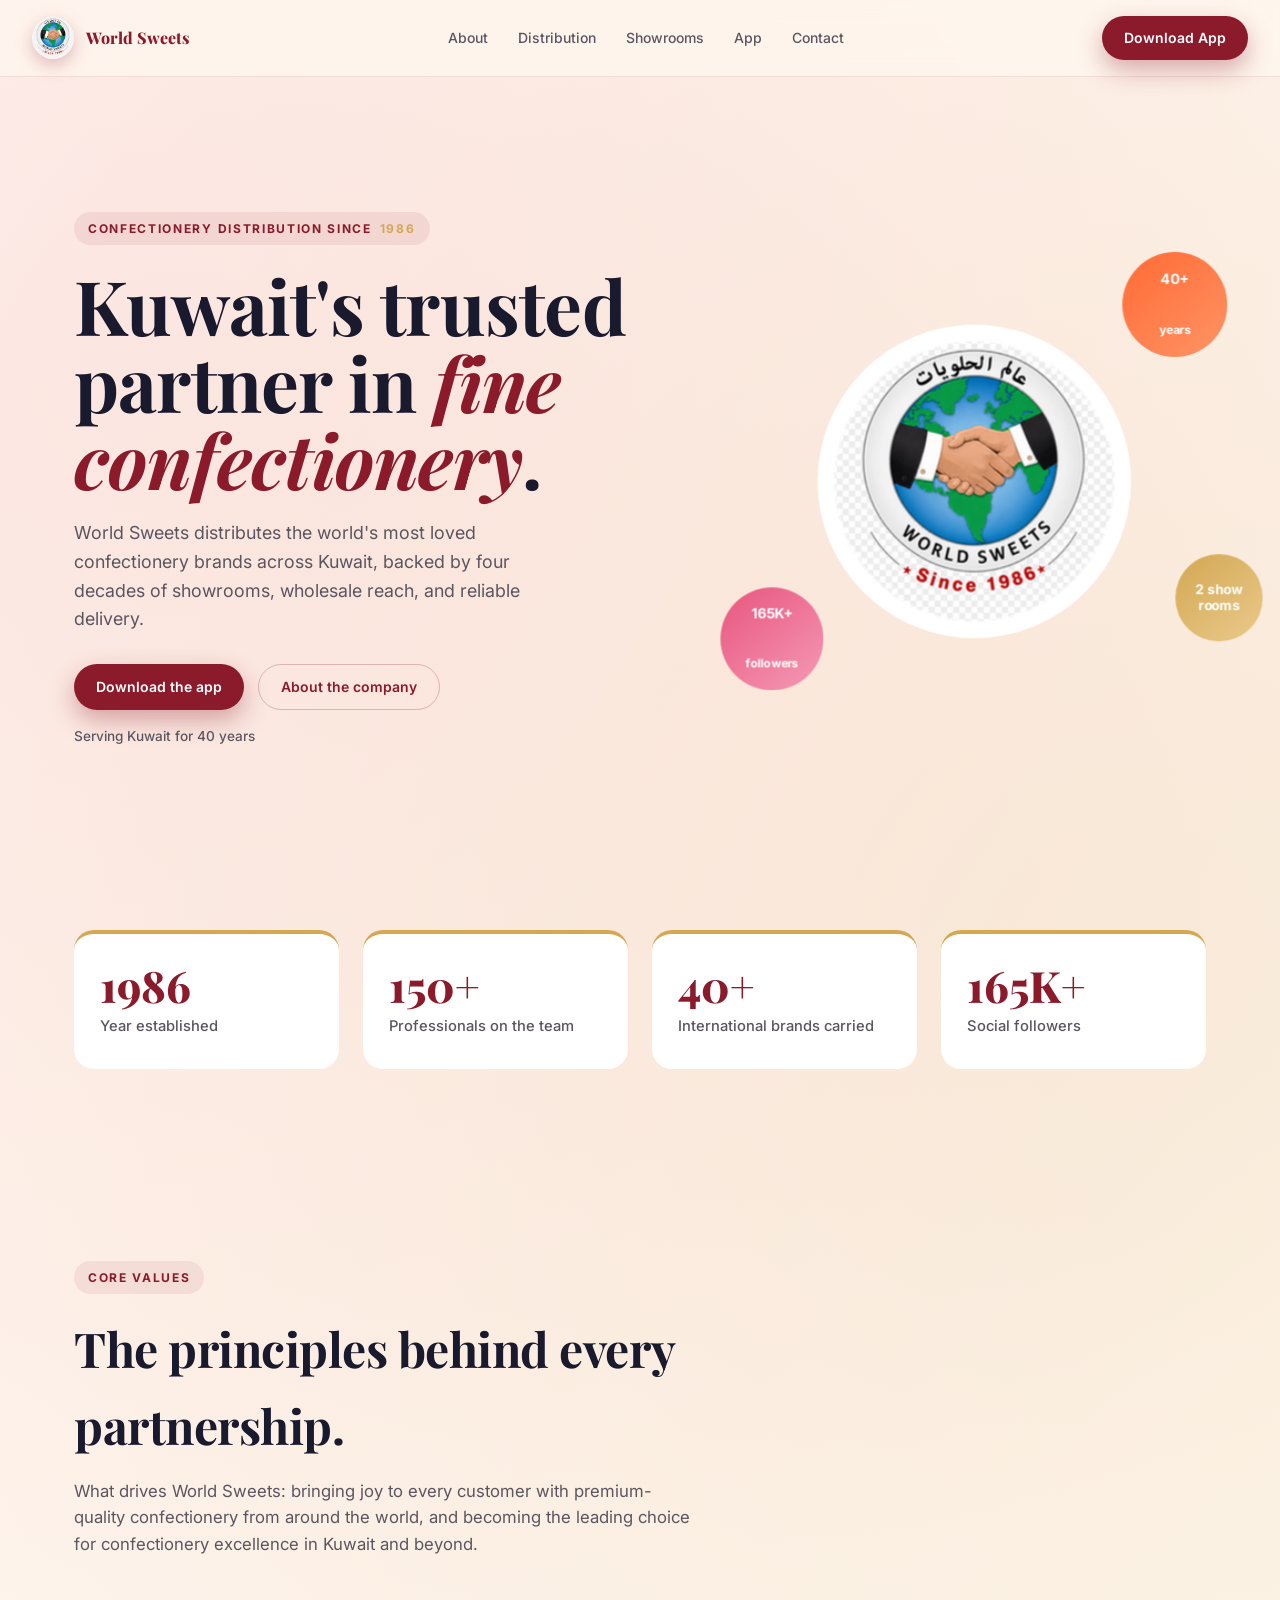
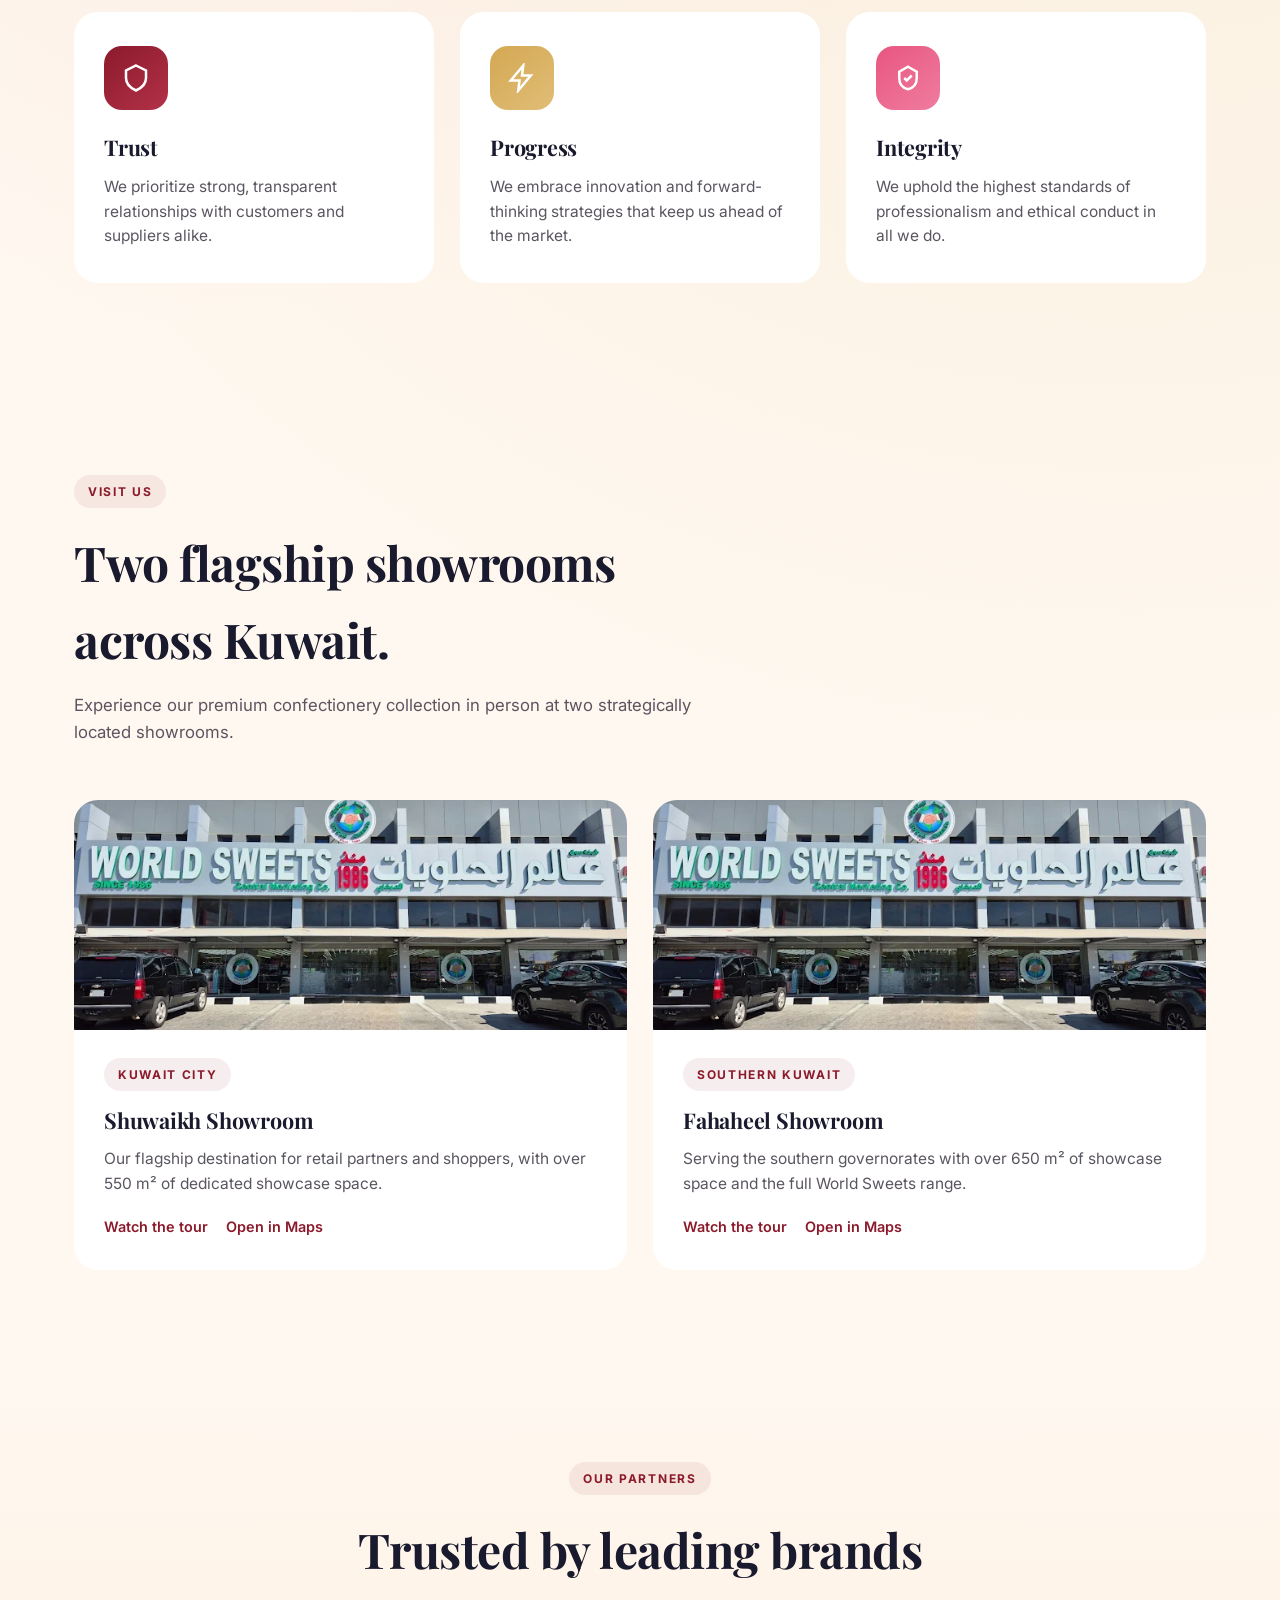
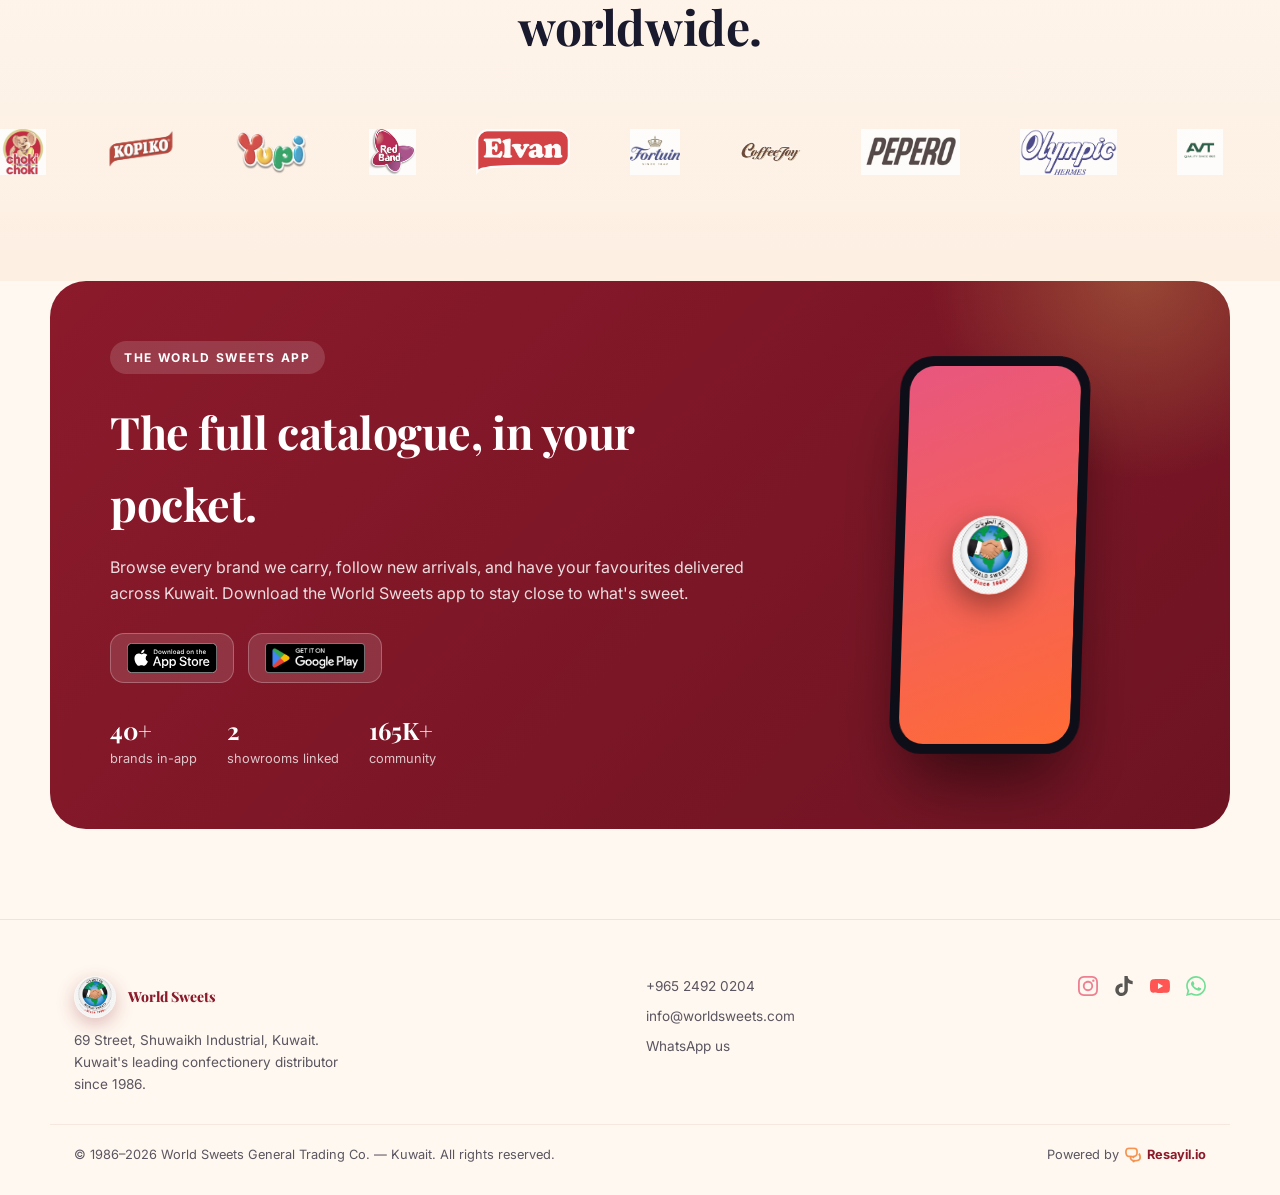
<file: index.html>
<!DOCTYPE html>
<html lang="en">
<head>
<meta charset="UTF-8">
<meta name="viewport" content="width=device-width, initial-scale=1.0">
<title>World Sweets Kuwait — Confectionery Distributor Since 1986</title>
<meta name="description" content="World Sweets is Kuwait's leading confectionery distributor since 1986. 150+ professionals, two flagship showrooms, and the World Sweets app for delivery across Kuwait.">
<link rel="canonical" href="https://www.worldsweets.com/">
<meta name="theme-color" content="#1A1A2E">
<!-- Open Graph -->
<meta property="og:type" content="website">
<meta property="og:site_name" content="World Sweets Kuwait">
<meta property="og:title" content="World Sweets Kuwait — Confectionery Distributor Since 1986">
<meta property="og:description" content="Kuwait's leading confectionery distributor since 1986. Two flagship showrooms, premium global brands, and the World Sweets app for delivery across Kuwait.">
<meta property="og:url" content="https://www.worldsweets.com/">
<meta property="og:image" content="https://www.worldsweets.com/images/showrooms/shop-exterior.webp">
<meta property="og:locale" content="en_KW">
<meta name="twitter:card" content="summary_large_image">
<meta name="twitter:title" content="World Sweets Kuwait — Confectionery Distributor Since 1986">
<meta name="twitter:description" content="Kuwait's leading confectionery distributor since 1986. Two flagship showrooms and the World Sweets app.">
<meta name="twitter:image" content="https://www.worldsweets.com/images/showrooms/shop-exterior.webp">
<link rel="icon" type="image/png" sizes="32x32" href="images/icons/favicon-32.png">
<link rel="icon" type="image/png" sizes="16x16" href="images/icons/favicon-16.png">
<link rel="apple-touch-icon" sizes="180x180" href="images/icons/favicon-180.png">
<link rel="preconnect" href="https://fonts.googleapis.com">
<link rel="preconnect" href="https://fonts.gstatic.com" crossorigin>
<link href="https://fonts.googleapis.com/css2?family=Playfair+Display:wght@600;700;800&family=Inter:wght@400;500;600;700&display=swap" rel="stylesheet">
<script type="application/ld+json">
{
  "@context": "https://schema.org",
  "@type": "Organization",
  "name": "World Sweets",
  "legalName": "World Sweets General Trading Co.",
  "url": "https://www.worldsweets.com/",
  "logo": "https://www.worldsweets.com/images/icons/logo.png",
  "foundingDate": "1986",
  "description": "Kuwait's leading confectionery distributor since 1986, serving all market segments with a team of over 150 professionals and two flagship showrooms.",
  "email": "info@worldsweets.com",
  "telephone": "+965 2492 0204",
  "address": {
    "@type": "PostalAddress",
    "streetAddress": "69 Street, Shuwaikh Industrial",
    "addressLocality": "Shuwaikh",
    "addressCountry": "KW"
  },
  "sameAs": [
    "https://www.instagram.com/worldsweetskuwait",
    "https://www.tiktok.com/@worldsweets",
    "https://youtube.com/@worldsweets1986"
  ]
}
</script>
<style>
  :root{
    --cream:#FFF8F0; --cream-2:#FDEFE2;
    --burgundy:#8B1A2B; --burgundy-d:#6E1322;
    --gold:#D4A853; --pink:#E8567F; --coral:#FF6B35;
    --ink:#1A1A2E; --muted:#5b5560;
    --shadow:30 26 22;
  }
  *{margin:0;padding:0;box-sizing:border-box}
  html{scroll-behavior:smooth}
  body{
    font-family:'Inter',sans-serif;background:var(--cream);color:var(--ink);
    overflow-x:hidden;line-height:1.6;
    background-image:
      radial-gradient(circle at 12% 8%, rgba(232,86,127,.10), transparent 38%),
      radial-gradient(circle at 88% 22%, rgba(212,168,83,.14), transparent 40%);
  }
  h1,h2,h3{font-family:'Playfair Display',serif;letter-spacing:-.01em}
  .wrap{max-width:1180px;margin-inline:auto;padding-inline:24px}
  a{color:inherit;text-decoration:none}

  /* NAV */
  nav{position:fixed;inset-block-start:0;inset-inline:0;z-index:50;
    display:flex;align-items:center;justify-content:space-between;
    padding:16px 32px;backdrop-filter:blur(12px);
    background:rgba(255,248,240,.7);border-bottom:1px solid rgba(139,26,43,.10);}
  .brand{display:flex;align-items:center;gap:12px;font-family:'Playfair Display';font-weight:800;color:var(--burgundy)}
  .brand img{width:42px;height:42px;border-radius:50%;box-shadow:0 6px 18px rgba(139,26,43,.28)}
  .navlinks{display:flex;gap:30px;font-size:14px;font-weight:500;color:var(--muted)}
  .navlinks a:hover{color:var(--burgundy)}
  .btn{display:inline-flex;align-items:center;gap:8px;font-weight:600;font-size:14px;
    padding:11px 22px;border-radius:999px;transition:transform .25s cubic-bezier(.2,.8,.2,1),box-shadow .25s;}
  .btn-primary{background:var(--burgundy);color:#fff;box-shadow:0 10px 24px rgba(139,26,43,.35)}
  .btn-primary:hover{transform:translateY(-2px) scale(1.02);box-shadow:0 16px 32px rgba(139,26,43,.45)}
  .btn-primary:active{transform:translateY(1px) scale(.98)}
  @media(max-width:760px){.navlinks{display:none}}

  /* HERO with 3D parallax stage */
  .hero{position:relative;min-height:100dvh;display:grid;place-items:center;
    perspective:1400px;padding:120px 0 60px;}
  .stage{position:relative;transform-style:preserve-3d;width:100%;display:grid;
    grid-template-columns:1.1fr .9fr;gap:40px;align-items:center}
  @media(max-width:880px){.stage{grid-template-columns:1fr;text-align:center}}
  .eyebrow{display:inline-flex;align-items:center;gap:8px;font-size:12px;font-weight:700;
    letter-spacing:.14em;text-transform:uppercase;color:var(--burgundy);
    background:rgba(139,26,43,.08);padding:7px 14px;border-radius:999px;margin-bottom:22px}
  .eyebrow b{color:var(--gold)}
  .hero h1{font-size:clamp(2.6rem,6vw,4.7rem);line-height:1.02;color:var(--ink)}
  .hero h1 em{font-style:italic;color:var(--burgundy)}
  .hero p{margin:22px 0 30px;color:var(--muted);font-size:1.12rem;max-width:46ch}
  @media(max-width:880px){.hero p{margin-inline:auto}}
  .cta-row{display:flex;gap:14px;flex-wrap:wrap}
  @media(max-width:880px){.cta-row{justify-content:center}}
  .btn-ghost{border:1.5px solid rgba(139,26,43,.25);color:var(--burgundy)}
  .btn-ghost:hover{background:rgba(139,26,43,.06);transform:translateY(-2px)}
  .since{display:block;margin-top:16px;font-size:.85rem;font-weight:500;color:var(--muted)}

  /* floating 3D badge scene */
  .scene{position:relative;height:440px;transform-style:preserve-3d}
  .float{position:absolute;border-radius:50%;display:grid;place-items:center;
    box-shadow:0 30px 60px -18px rgba(var(--shadow),.45);will-change:transform}
  .badge-main{inset-block-start:50%;inset-inline-start:50%;width:300px;height:300px;
    margin:-150px 0 0 -150px;background:#fff;padding:14px;
    transform:translateZ(60px);animation:bob 7s ease-in-out infinite}
  .badge-main img{width:100%;height:100%;border-radius:50%;object-fit:cover}
  .chip{width:96px;height:96px;font-size:13px;font-weight:700;color:#fff;text-align:center;line-height:1.15}
  .c1{background:linear-gradient(140deg,var(--coral),#ff9466);inset-block-start:2%;inset-inline-end:6%;transform:translateZ(120px);animation:bob 5s ease-in-out infinite}
  .c2{background:linear-gradient(140deg,var(--pink),#f59ab6);inset-block-end:6%;inset-inline-start:0;transform:translateZ(95px);animation:bob 6.4s ease-in-out infinite .6s}
  .c3{background:linear-gradient(140deg,var(--gold),#eaca8c);width:78px;height:78px;font-size:12px;inset-block-end:18%;inset-inline-end:2%;transform:translateZ(150px);animation:bob 5.8s ease-in-out infinite 1s}
  @keyframes bob{0%,100%{translate:0 0}50%{translate:0 -16px}}

  /* STATS extruded blocks */
  .stats{display:grid;grid-template-columns:repeat(auto-fit,minmax(200px,1fr));gap:24px;
    margin-top:30px;perspective:1000px}
  .stat{background:#fff;border-radius:20px;padding:30px 26px;
    box-shadow:0 1px 0 rgba(139,26,43,.05),0 22px 40px -24px rgba(var(--shadow),.5);
    transform-style:preserve-3d;transition:transform .35s cubic-bezier(.2,.8,.2,1),box-shadow .35s;
    border-block-start:4px solid var(--gold)}
  .stat:hover{transform:translateY(-6px) rotateX(7deg);box-shadow:0 36px 60px -28px rgba(var(--shadow),.6)}
  .stat .n{font-family:'Playfair Display';font-weight:800;font-size:2.7rem;color:var(--burgundy);line-height:1}
  .stat .l{color:var(--muted);font-size:.92rem;margin-top:8px;font-weight:500}

  section{padding:96px 0}
  .sec-head{max-width:620px;margin-bottom:54px}
  .sec-head.center{margin-inline:auto;text-align:center}
  .sec-head .eyebrow{margin-bottom:16px}
  .sec-head h2{font-size:clamp(2rem,4vw,3rem);color:var(--ink)}
  .sec-head p{color:var(--muted);margin-top:14px;font-size:1.05rem}

  /* PILLAR tilt cards */
  .pillars{display:grid;grid-template-columns:repeat(auto-fit,minmax(280px,1fr));gap:26px;perspective:1200px}
  .card{position:relative;background:#fff;border-radius:24px;padding:34px 30px;
    transform-style:preserve-3d;transition:transform .2s ease,box-shadow .3s;
    box-shadow:0 24px 50px -30px rgba(var(--shadow),.55);overflow:hidden}
  .card::before{content:"";position:absolute;inset:0;background:linear-gradient(150deg,rgba(212,168,83,.10),transparent 55%);opacity:0;transition:opacity .3s}
  .card:hover::before{opacity:1}
  .ico{width:64px;height:64px;border-radius:18px;display:grid;place-items:center;margin-bottom:20px;
    transform:translateZ(40px);box-shadow:0 12px 24px -8px rgba(var(--shadow),.4)}
  .ico svg{width:30px;height:30px;stroke:#fff;stroke-width:2;fill:none}
  .card h3{font-size:1.35rem;margin-bottom:10px;transform:translateZ(28px)}
  .card p{color:var(--muted);font-size:.97rem;transform:translateZ(18px)}

  /* SHOWROOMS tilt cards (photo + text) */
  .rooms{display:grid;grid-template-columns:repeat(auto-fit,minmax(320px,1fr));gap:26px;perspective:1200px}
  .room-card{position:relative;background:#fff;border-radius:24px;overflow:hidden;
    transform-style:preserve-3d;transition:transform .2s ease,box-shadow .3s;
    box-shadow:0 24px 50px -30px rgba(var(--shadow),.55)}
  .room-card img{width:100%;height:230px;object-fit:cover;display:block}
  .room-meta{padding:28px 30px 32px;transform:translateZ(20px)}
  .room-meta .eyebrow{margin-bottom:12px}
  .room-meta h3{font-size:1.35rem;margin-bottom:10px}
  .room-meta p{color:var(--muted);font-size:.97rem}
  .room-links{display:flex;gap:18px;margin-top:18px;font-weight:600;font-size:.9rem}
  .room-links a{color:var(--burgundy)}
  .room-links a:hover{text-decoration:underline}

  /* BRANDS marquee */
  .brands{background:linear-gradient(180deg,var(--cream),var(--cream-2));overflow:hidden}
  .marquee{display:flex;gap:60px;animation:scroll 32s linear infinite;width:max-content;align-items:center;padding:10px 0}
  .marquee img{height:46px;width:auto;object-fit:contain;filter:grayscale(.2);opacity:.85;transition:.3s}
  .marquee img:hover{filter:none;opacity:1;transform:scale(1.08)}
  @keyframes scroll{to{transform:translateX(-50%)}}

  /* APP CTA 3D phone */
  .appcta{background:linear-gradient(135deg,var(--burgundy),var(--burgundy-d));color:#fff;border-radius:36px;
    margin:0 24px 90px;max-width:1180px;margin-inline:auto;padding:60px;position:relative;overflow:hidden;perspective:1000px}
  .appcta::after{content:"";position:absolute;inset-block-start:-40%;inset-inline-end:-10%;width:420px;height:420px;
    background:radial-gradient(circle,rgba(212,168,83,.35),transparent 70%)}
  .appcta .eyebrow{background:rgba(255,255,255,.15);color:#fff}
  .appcta .eyebrow b{color:var(--gold)}
  .appcta-grid{display:grid;grid-template-columns:1.3fr .7fr;gap:30px;align-items:center;position:relative;z-index:1}
  @media(max-width:760px){.appcta-grid{grid-template-columns:1fr;text-align:center}.appcta{padding:40px 26px}}
  .appcta h2{font-size:clamp(1.8rem,4vw,2.8rem);color:#fff}
  .appcta p{color:rgba(255,255,255,.85);margin:16px 0 26px}
  .store-row{display:flex;gap:14px;flex-wrap:wrap}
  @media(max-width:760px){.store-row{justify-content:center}}
  .store-badge{display:inline-flex;align-items:center;justify-content:center;background:rgba(255,255,255,.12);
    border:1px solid rgba(255,255,255,.25);border-radius:14px;padding:9px 16px;transition:.25s}
  .store-badge:hover{background:#fff;transform:translateY(-3px)}
  .store-badge img{display:block;height:30px;width:auto}
  .flagship-stats{display:flex;gap:30px;margin-top:28px;flex-wrap:wrap}
  @media(max-width:760px){.flagship-stats{justify-content:center}}
  .flagship-stats div{display:flex;flex-direction:column}
  .flagship-stats b{font-family:'Playfair Display';font-size:1.5rem}
  .flagship-stats span{font-size:.8rem;color:rgba(255,255,255,.75)}
  .phone{justify-self:center;width:200px;height:400px;background:#0e0e18;border-radius:34px;padding:10px;
    box-shadow:0 40px 70px -20px rgba(0,0,0,.6);transform:rotateY(-18deg) rotateX(6deg);transform-style:preserve-3d}
  .phone .scr{width:100%;height:100%;border-radius:26px;background:linear-gradient(160deg,var(--pink),var(--coral));
    display:grid;place-items:center}
  .phone .scr img{width:80px;height:80px;border-radius:50%;box-shadow:0 10px 30px rgba(0,0,0,.4)}
  @media(max-width:760px){.phone{display:none}}

  /* sticky "get the app" companion pill */
  .companion{position:fixed;inset-block-end:26px;inset-inline-end:26px;z-index:60;display:flex;align-items:center;gap:12px;
    background:#fff;padding:10px 20px 10px 10px;border-radius:999px;box-shadow:0 20px 40px -18px rgba(var(--shadow),.5);
    opacity:0;visibility:hidden;transform:translateY(16px);transition:opacity .35s ease,transform .35s ease,visibility .35s;}
  .companion.show{opacity:1;visibility:visible;transform:none}
  .companion:hover{transform:translateY(-3px)}
  .companion.show:hover{transform:translateY(-3px)}
  .companion img{width:38px;height:38px;border-radius:50%;box-shadow:0 6px 14px rgba(139,26,43,.28)}
  .companion .txt{display:flex;flex-direction:column;line-height:1.2}
  .companion .txt b{font-size:.85rem;color:var(--ink)}
  .companion .txt span{font-size:.72rem;color:var(--muted)}
  @media(max-width:520px){.companion .txt span{display:none}}

  /* FOOTER */
  footer{padding:56px 24px 30px;color:var(--muted);font-size:14px;border-top:1px solid rgba(139,26,43,.1)}
  .footer-grid{display:flex;flex-wrap:wrap;gap:32px;justify-content:space-between;align-items:flex-start;padding-bottom:28px}
  .f-brand .brand{margin-bottom:12px}
  .f-brand p{font-size:.85rem;max-width:32ch}
  .f-contact{display:flex;flex-direction:column;gap:8px;font-size:.85rem}
  .f-contact a:hover{color:var(--burgundy)}
  .f-social{display:flex;gap:16px;align-items:center}
  .f-social img{opacity:.65;transition:.25s}
  .f-social a:hover img{opacity:1;transform:translateY(-2px)}
  .f-bottom{display:flex;flex-wrap:wrap;gap:14px;justify-content:space-between;align-items:center;
    border-top:1px solid rgba(139,26,43,.08);padding-top:20px;font-size:.8rem}
  .powered{display:inline-flex;align-items:center;gap:6px;color:var(--muted)}
  .powered img{width:16px;height:16px;border-radius:4px}
  .powered strong{color:var(--burgundy)}

  /* reveal */
  .reveal{opacity:0;transform:translateY(28px);transition:opacity .7s ease,transform .7s cubic-bezier(.2,.8,.2,1)}
  .reveal.in{opacity:1;transform:none}
  @media(prefers-reduced-motion:reduce){*{animation:none!important;transition:none!important}.reveal{opacity:1;transform:none}}
</style>
</head>
<body>
<nav>
  <a class="brand" href="index.html"><img src="images/icons/logo.png" alt="World Sweets logo">World Sweets</a>
  <div class="navlinks">
    <a href="about.html">About</a>
    <a href="distribution.html">Distribution</a>
    <a href="showrooms.html">Showrooms</a>
    <a href="app.html">App</a>
    <a href="contact.html">Contact</a>
  </div>
  <a class="btn btn-primary" href="app.html">Download App</a>
</nav>

<header class="hero" id="hero">
  <div class="wrap stage" id="stage">
    <div>
      <span class="eyebrow">Confectionery distribution since <b>1986</b></span>
      <h1>Kuwait's trusted partner in <em>fine confectionery</em>.</h1>
      <p>World Sweets distributes the world's most loved confectionery brands across Kuwait, backed by four decades of showrooms, wholesale reach, and reliable delivery.</p>
      <div class="cta-row">
        <a class="btn btn-primary" href="app.html">Download the app</a>
        <a class="btn btn-ghost" href="about.html">About the company</a>
      </div>
      <span class="since">Serving Kuwait for 40 years</span>
    </div>
    <div class="scene" id="scene">
      <div class="float chip c1">40+<br><small>years</small></div>
      <div class="float chip c2">165K+<br><small>followers</small></div>
      <div class="float chip c3">2 show<br>rooms</div>
      <div class="float badge-main"><img src="images/icons/logo.png" alt="World Sweets badge"></div>
    </div>
  </div>
</header>

<section class="wrap" style="padding-top:0">
  <div class="stats reveal">
    <div class="stat"><div class="n">1986</div><div class="l">Year established</div></div>
    <div class="stat"><div class="n">150+</div><div class="l">Professionals on the team</div></div>
    <div class="stat"><div class="n">40+</div><div class="l">International brands carried</div></div>
    <div class="stat"><div class="n">165K+</div><div class="l">Social followers</div></div>
  </div>
</section>

<section id="about" class="wrap">
  <div class="sec-head reveal">
    <span class="eyebrow">Core values</span>
    <h2>The principles behind every partnership.</h2>
    <p>What drives World Sweets: bringing joy to every customer with premium-quality confectionery from around the world, and becoming the leading choice for confectionery excellence in Kuwait and beyond.</p>
  </div>
  <div class="pillars" id="pillars">
    <div class="card reveal">
      <div class="ico" style="background:linear-gradient(140deg,var(--burgundy),#b33148)"><svg viewBox="0 0 24 24"><path d="M12 2l8 4v6c0 5-3.5 8-8 10-4.5-2-8-5-8-10V6l8-4z"/></svg></div>
      <h3>Trust</h3>
      <p>We prioritize strong, transparent relationships with customers and suppliers alike.</p>
    </div>
    <div class="card reveal">
      <div class="ico" style="background:linear-gradient(140deg,var(--gold),#e0bd76)"><svg viewBox="0 0 24 24"><path d="M13 2L3 14h7l-1 8 10-12h-7l1-8z"/></svg></div>
      <h3>Progress</h3>
      <p>We embrace innovation and forward-thinking strategies that keep us ahead of the market.</p>
    </div>
    <div class="card reveal">
      <div class="ico" style="background:linear-gradient(140deg,var(--pink),#f07ca0)"><svg viewBox="0 0 24 24"><path d="M9 12l2 2 4-4M12 3l7 4v5c0 5-3 8-7 9-4-1-7-4-7-9V7l7-4z"/></svg></div>
      <h3>Integrity</h3>
      <p>We uphold the highest standards of professionalism and ethical conduct in all we do.</p>
    </div>
  </div>
</section>

<section id="showrooms" class="wrap">
  <div class="sec-head reveal">
    <span class="eyebrow">Visit us</span>
    <h2>Two flagship showrooms across Kuwait.</h2>
    <p>Experience our premium confectionery collection in person at two strategically located showrooms.</p>
  </div>
  <div class="rooms">
    <div class="room-card reveal">
      <img src="images/showrooms/shop-exterior.webp" alt="World Sweets Shuwaikh showroom exterior" loading="lazy">
      <div class="room-meta">
        <span class="eyebrow">Kuwait City</span>
        <h3>Shuwaikh Showroom</h3>
        <p>Our flagship destination for retail partners and shoppers, with over 550 m² of dedicated showcase space.</p>
        <div class="room-links">
          <a href="showrooms.html">Watch the tour</a>
          <a href="https://maps.app.goo.gl/JJyNGuVDmwmfUHDL9" target="_blank" rel="noopener">Open in Maps</a>
        </div>
      </div>
    </div>
    <div class="room-card reveal">
      <img src="images/showrooms/shop-exterior.webp" alt="World Sweets Fahaheel showroom exterior" loading="lazy">
      <div class="room-meta">
        <span class="eyebrow">Southern Kuwait</span>
        <h3>Fahaheel Showroom</h3>
        <p>Serving the southern governorates with over 650 m² of showcase space and the full World Sweets range.</p>
        <div class="room-links">
          <a href="showrooms.html">Watch the tour</a>
          <a href="https://maps.app.goo.gl/7aEmgM1BftRYwrcG6" target="_blank" rel="noopener">Open in Maps</a>
        </div>
      </div>
    </div>
  </div>
</section>

<section id="brands" class="brands">
  <div class="wrap sec-head center reveal">
    <span class="eyebrow">Our partners</span>
    <h2>Trusted by leading brands worldwide.</h2>
  </div>
  <div class="marquee" id="brand-marquee"></div>
</section>

<section id="app" class="appcta reveal">
  <div class="appcta-grid">
    <div>
      <span class="eyebrow">The World Sweets app</span>
      <h2>The full catalogue, in your pocket.</h2>
      <p>Browse every brand we carry, follow new arrivals, and have your favourites delivered across Kuwait. Download the World Sweets app to stay close to what's sweet.</p>
      <div class="store-row">
        <a class="store-badge" href="app.html" aria-label="Download on the App Store"><img src="images/badges/app-store.svg" alt="Download on the App Store"></a>
        <a class="store-badge" href="app.html" aria-label="Get it on Google Play"><img src="images/badges/google-play.png" alt="Get it on Google Play"></a>
      </div>
      <div class="flagship-stats">
        <div><b>40+</b><span>brands in-app</span></div>
        <div><b>2</b><span>showrooms linked</span></div>
        <div><b>165K+</b><span>community</span></div>
      </div>
    </div>
    <div class="phone"><div class="scr"><img src="images/icons/logo.png" alt="World Sweets app icon"></div></div>
  </div>
</section>

<footer id="footer">
  <div class="wrap footer-grid">
    <div class="f-brand">
      <a class="brand" href="index.html"><img src="images/icons/logo.png" alt="World Sweets logo">World Sweets</a>
      <p>69 Street, Shuwaikh Industrial, Kuwait. Kuwait's leading confectionery distributor since 1986.</p>
    </div>
    <div class="f-contact">
      <a href="tel:+96524920204">+965 2492 0204</a>
      <a href="mailto:info@worldsweets.com">info@worldsweets.com</a>
      <a href="https://wa.me/96524920204" target="_blank" rel="noopener">WhatsApp us</a>
    </div>
    <div class="f-social">
      <a href="https://www.instagram.com/worldsweetskuwait" target="_blank" rel="noopener" aria-label="Instagram"><img src="images/social/instagram.svg" alt="" width="20" height="20"></a>
      <a href="https://www.tiktok.com/@worldsweets" target="_blank" rel="noopener" aria-label="TikTok"><img src="images/social/tiktok.svg" alt="" width="20" height="20"></a>
      <a href="https://youtube.com/@worldsweets1986" target="_blank" rel="noopener" aria-label="YouTube"><img src="images/social/youtube.svg" alt="" width="20" height="20"></a>
      <a href="https://wa.me/96524920204" target="_blank" rel="noopener" aria-label="WhatsApp"><img src="images/social/whatsapp.svg" alt="" width="20" height="20"></a>
    </div>
  </div>
  <div class="wrap f-bottom">
    <span>© 1986–2026 World Sweets General Trading Co. — Kuwait. All rights reserved.</span>
    <a class="powered" href="https://resayil.io" target="_blank" rel="noopener">Powered by <img src="images/icons/resayil-icon.png" alt=""> <strong>Resayil.io</strong></a>
  </div>
</footer>

<a class="companion" id="app-companion" href="app.html" aria-label="Get the World Sweets app">
  <img src="images/icons/logo.png" alt="">
  <span class="txt"><b>Get the app</b><span>Browse in-app</span></span>
</a>

<script>
  // brand marquee (duplicated for loop) — real brand list/paths from production index.html
  const brands=['choki','kopiko','yupi','red-band','elvan','fortuin','coffee-joy','pepero','oly','avt','rollana','sadia','sourpunk','eg'];
  const ext={choki:'webp',kopiko:'webp',yupi:'png','red-band':'webp',elvan:'png',fortuin:'png','coffee-joy':'png',pepero:'jpg',oly:'png',avt:'png',rollana:'jpg',sadia:'jpg',sourpunk:'png',eg:'jpg'};
  const m1=document.getElementById('brand-marquee');
  m1.innerHTML=[...brands,...brands].map(b=>`<img src="images/brands/${b}.${ext[b]}" alt="${b}" loading="lazy">`).join('');

  // scroll reveal
  const io=new IntersectionObserver((es)=>es.forEach(e=>{if(e.isIntersecting){e.target.classList.add('in');io.unobserve(e.target)}}),{threshold:.15});
  document.querySelectorAll('.reveal').forEach(el=>io.observe(el));

  const reduce=matchMedia('(prefers-reduced-motion:reduce)').matches;

  // hero parallax tilt (pointer)
  const scene=document.getElementById('scene');
  if(scene&&!reduce){
    window.addEventListener('pointermove',e=>{
      const x=(e.clientX/innerWidth-.5),y=(e.clientY/innerHeight-.5);
      scene.style.transform=`rotateY(${x*14}deg) rotateX(${-y*14}deg)`;
      scene.style.transition='transform .2s ease-out';
    });
  }

  // 3D tilt for pillar cards and showroom cards
  if(!reduce)document.querySelectorAll('.card, .room-card').forEach(card=>{
    card.addEventListener('pointermove',e=>{
      const r=card.getBoundingClientRect();
      const x=(e.clientX-r.left)/r.width-.5,y=(e.clientY-r.top)/r.height-.5;
      card.style.transform=`rotateY(${x*10}deg) rotateX(${-y*10}deg) translateY(-4px)`;
    });
    card.addEventListener('pointerleave',()=>card.style.transform='');
  });

  // sticky "Get the app" companion pill — show after hero, hide once appcta is in view
  const companion=document.getElementById('app-companion');
  const heroEl=document.getElementById('hero');
  const appctaEl=document.getElementById('app');
  function updateCompanion(){
    const heroRect=heroEl.getBoundingClientRect();
    const appctaRect=appctaEl.getBoundingClientRect();
    const pastHero=heroRect.bottom<0;
    const appctaInView=appctaRect.top<innerHeight&&appctaRect.bottom>0;
    companion.classList.toggle('show',pastHero&&!appctaInView);
  }
  window.addEventListener('scroll',updateCompanion,{passive:true});
  window.addEventListener('resize',updateCompanion);
  updateCompanion();
</script>
</body>
</html>
</file>
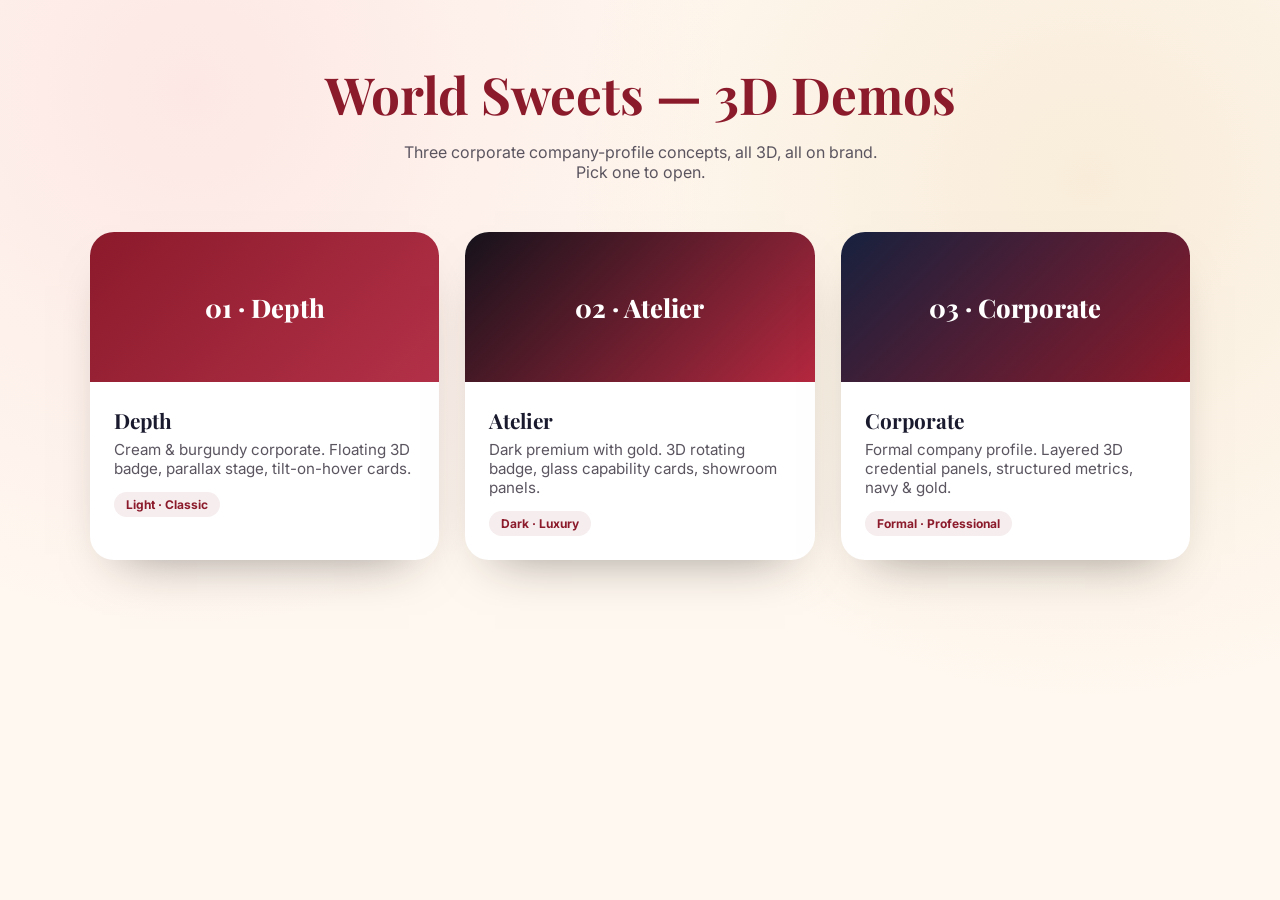
<file: 3d-demos/index.html>
<!DOCTYPE html>
<html lang="en">
<head>
<meta charset="UTF-8">
<meta name="viewport" content="width=device-width, initial-scale=1.0">
<title>World Sweets — 3D Demo Picker</title>
<link href="https://fonts.googleapis.com/css2?family=Playfair+Display:wght@700;800&family=Inter:wght@400;600;700&display=swap" rel="stylesheet">
<style>
  *{margin:0;padding:0;box-sizing:border-box}
  body{font-family:'Inter',sans-serif;background:#FFF8F0;color:#1A1A2E;min-height:100vh;padding:60px 24px;
    background-image:radial-gradient(circle at 15% 10%,rgba(232,86,127,.1),transparent 40%),radial-gradient(circle at 85% 20%,rgba(212,168,83,.14),transparent 40%)}
  h1{font-family:'Playfair Display',serif;font-size:clamp(2rem,5vw,3.2rem);text-align:center;color:#8B1A2B}
  .sub{text-align:center;color:#5b5560;margin:14px auto 50px;max-width:50ch}
  .grid{display:grid;grid-template-columns:repeat(auto-fit,minmax(280px,1fr));gap:26px;max-width:1100px;margin-inline:auto}
  a.card{display:block;text-decoration:none;color:inherit;background:#fff;border-radius:24px;overflow:hidden;
    box-shadow:0 24px 50px -30px rgba(30,26,22,.5);transition:transform .25s cubic-bezier(.2,.8,.2,1),box-shadow .25s}
  a.card:hover{transform:translateY(-8px);box-shadow:0 40px 70px -34px rgba(30,26,22,.6)}
  .top{height:150px;display:grid;place-items:center;color:#fff;font-family:'Playfair Display';font-weight:800;font-size:1.6rem}
  .t1{background:linear-gradient(135deg,#8B1A2B,#b33148)}
  .t2{background:linear-gradient(135deg,#15121b,#b5283f)}
  .t3{background:linear-gradient(135deg,#16213E,#8B1A2B)}
  .body{padding:24px}
  .body h3{font-family:'Playfair Display';font-size:1.3rem;margin-bottom:6px}
  .body p{color:#5b5560;font-size:.95rem}
  .tag{display:inline-block;margin-top:14px;font-size:12px;font-weight:700;color:#8B1A2B;background:rgba(139,26,43,.08);padding:5px 12px;border-radius:999px}
</style>
</head>
<body>
  <h1>World Sweets — 3D Demos</h1>
  <p class="sub">Three corporate company-profile concepts, all 3D, all on brand. Pick one to open.</p>
  <div class="grid">
    <a class="card" href="demo1-depth.html"><div class="top t1">01 · Depth</div><div class="body"><h3>Depth</h3><p>Cream & burgundy corporate. Floating 3D badge, parallax stage, tilt-on-hover cards.</p><span class="tag">Light · Classic</span></div></a>
    <a class="card" href="demo2-atelier.html"><div class="top t2">02 · Atelier</div><div class="body"><h3>Atelier</h3><p>Dark premium with gold. 3D rotating badge, glass capability cards, showroom panels.</p><span class="tag">Dark · Luxury</span></div></a>
    <a class="card" href="demo3-corporate.html"><div class="top t3">03 · Corporate</div><div class="body"><h3>Corporate</h3><p>Formal company profile. Layered 3D credential panels, structured metrics, navy & gold.</p><span class="tag">Formal · Professional</span></div></a>
  </div>
</body>
</html>
</file>
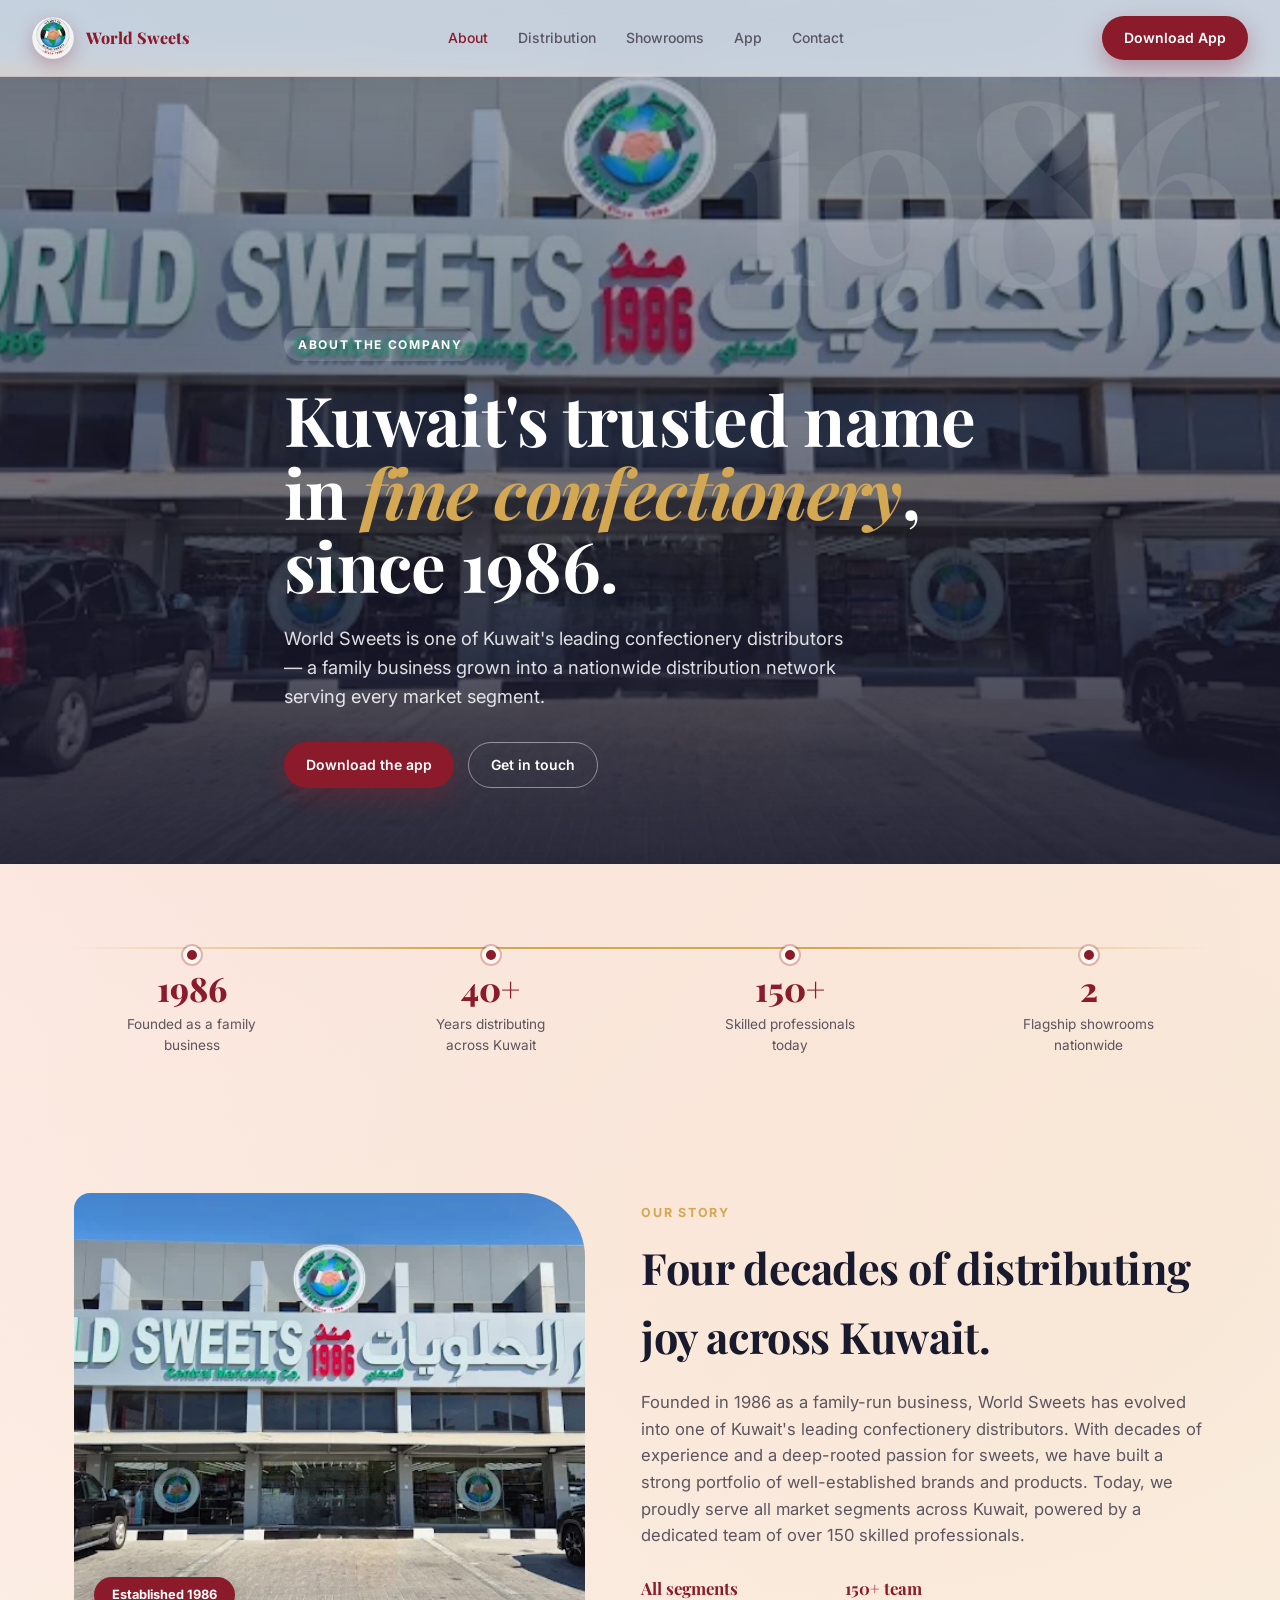
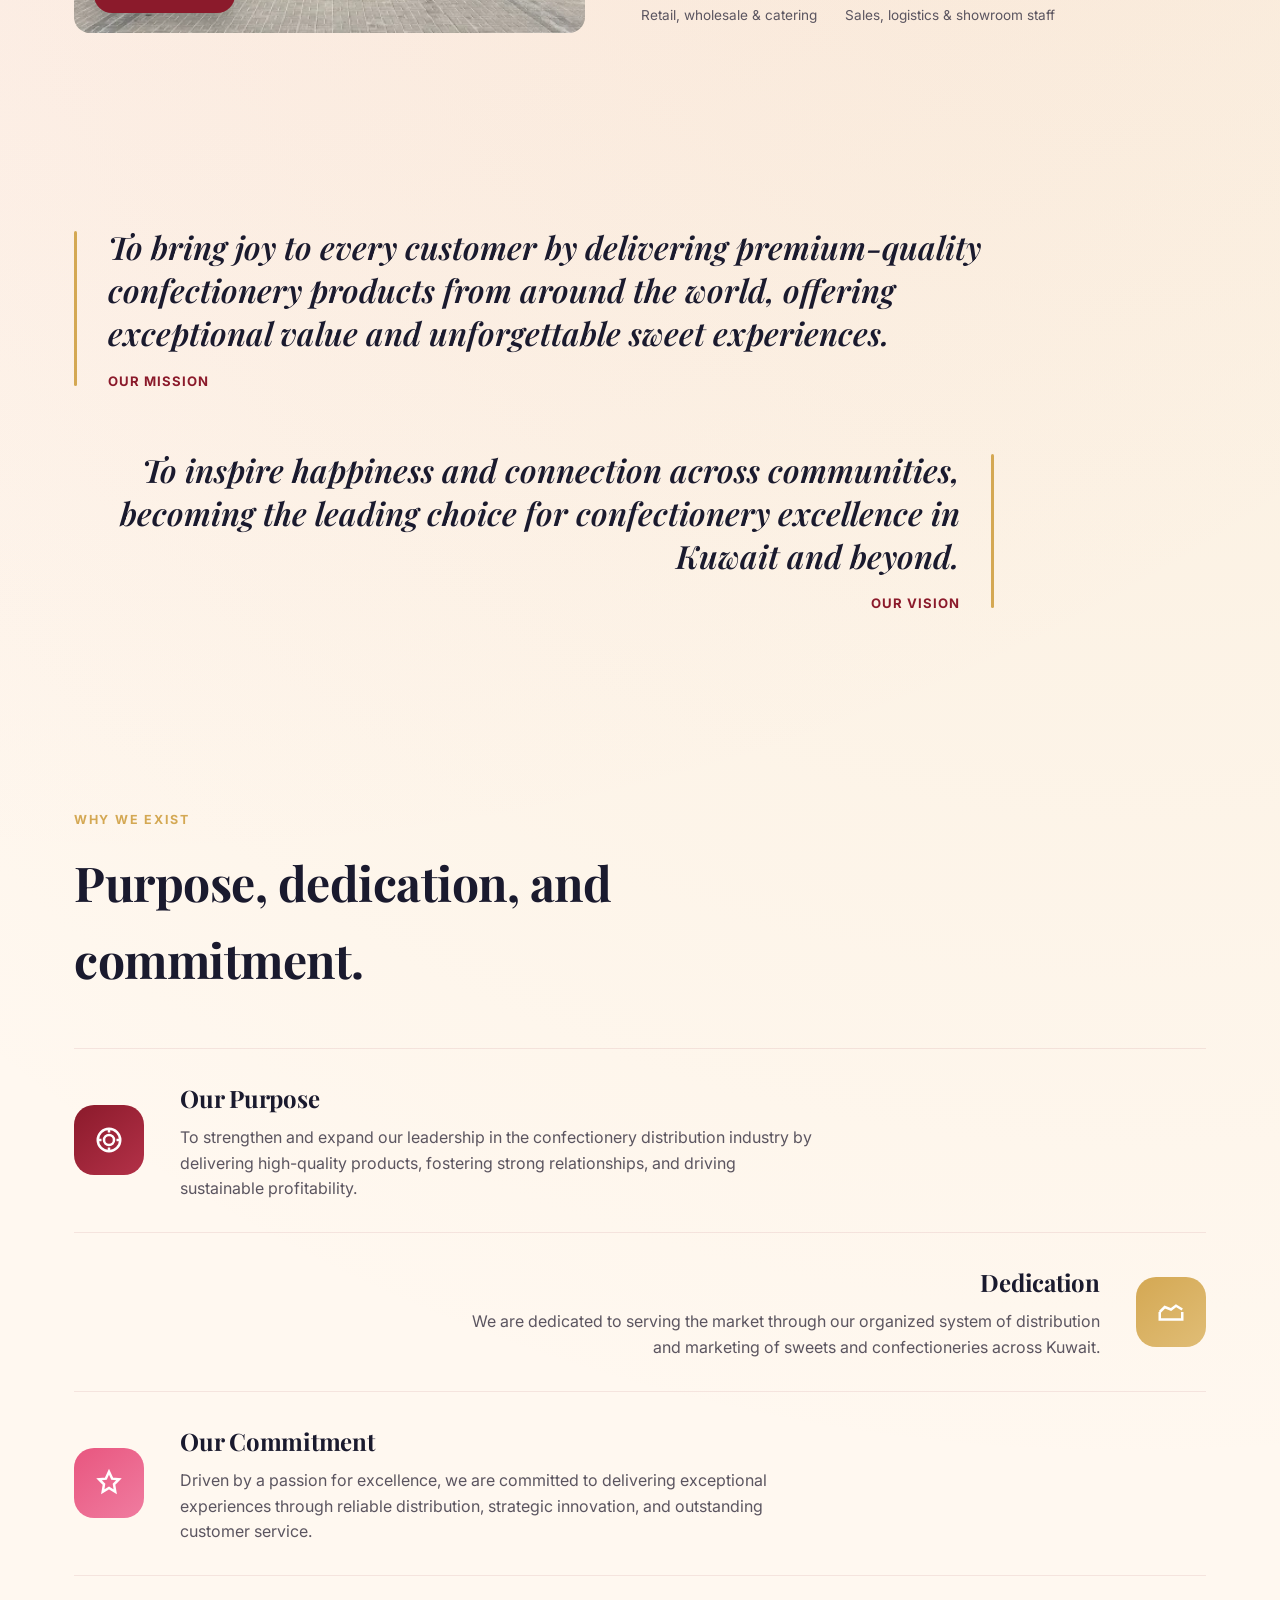
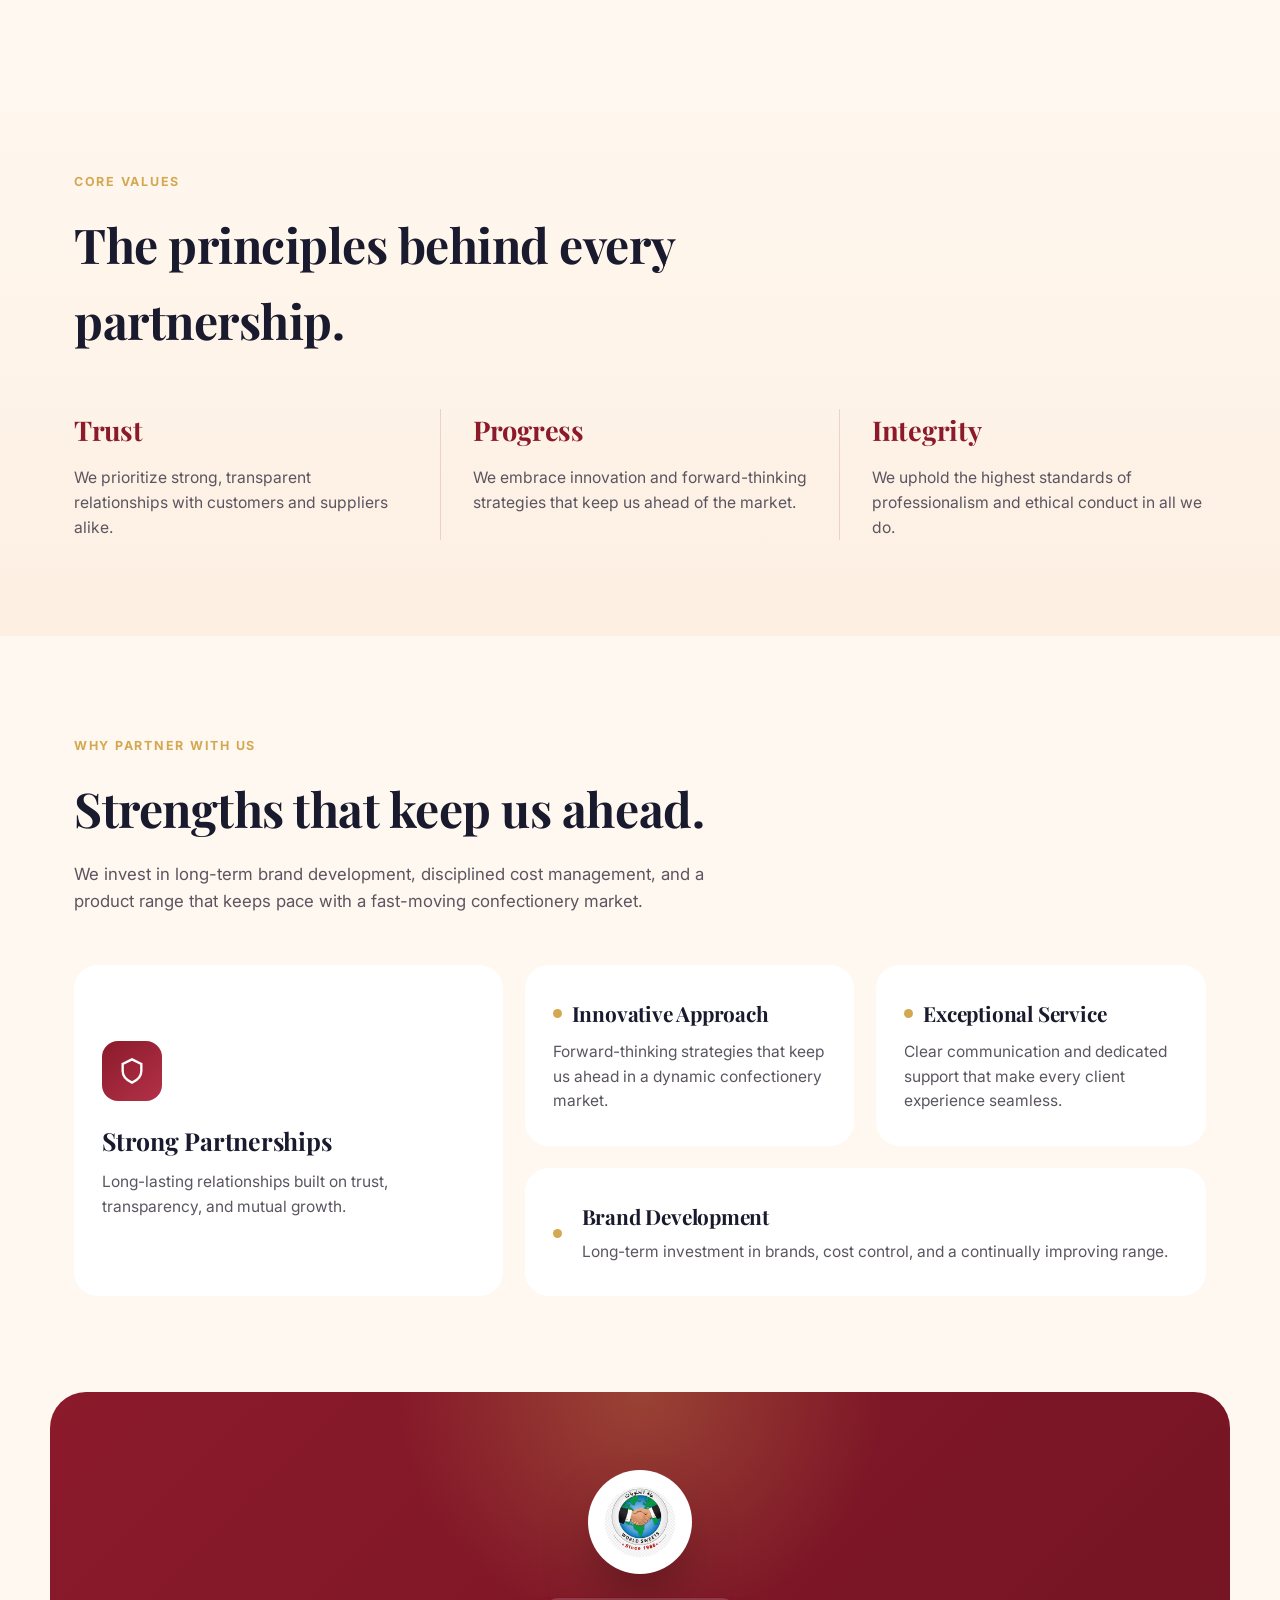
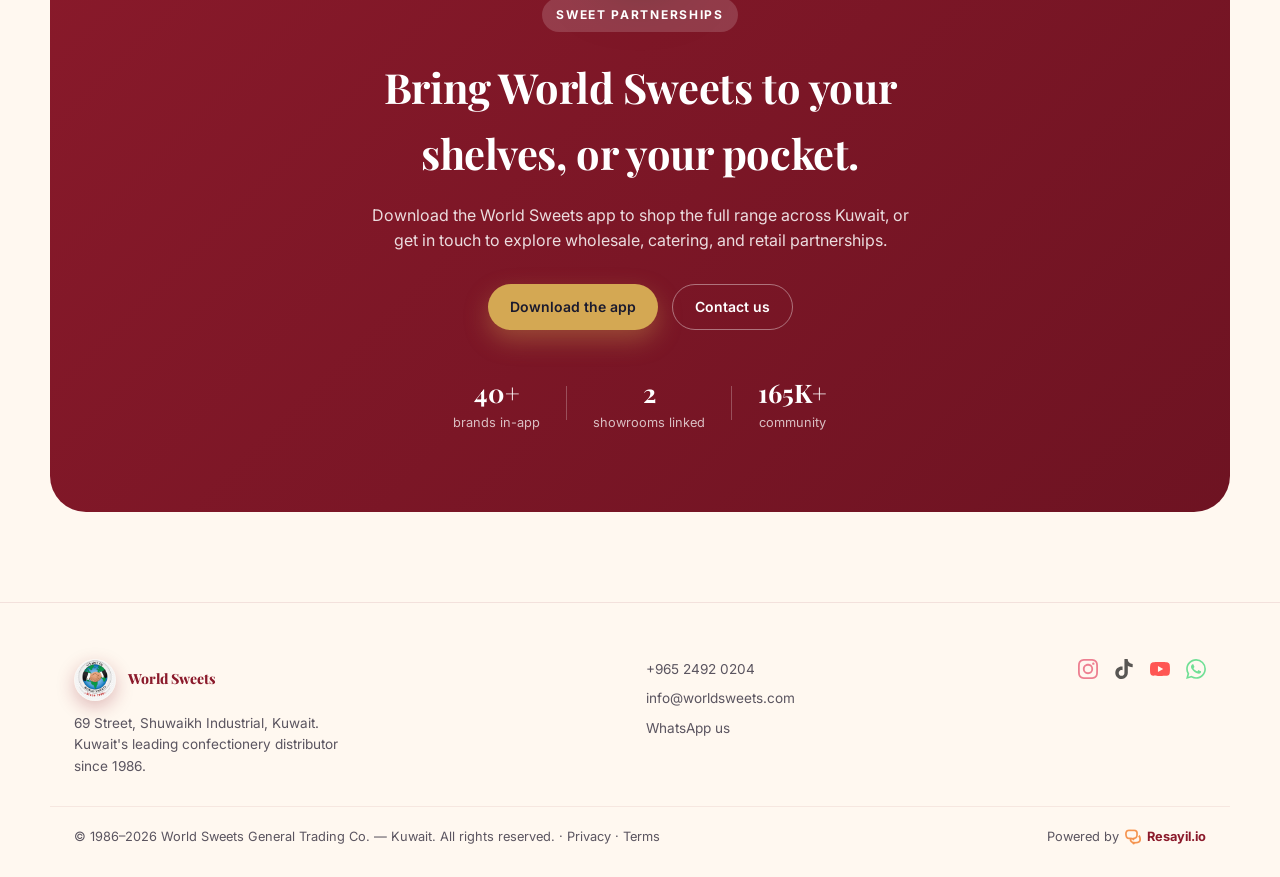
<file: about.html>
<!DOCTYPE html>
<html lang="en">
<head>
<meta charset="UTF-8">
<meta name="viewport" content="width=device-width, initial-scale=1.0">
<title>About World Sweets — Kuwait's Confectionery Distributor Since 1986</title>
<meta name="description" content="Founded in 1986 as a family business, World Sweets is one of Kuwait's leading confectionery distributors — serving all market segments across Kuwait with a team of 150+ professionals and two flagship showrooms.">
<link rel="canonical" href="https://www.worldsweets.com/about.html">
<meta name="theme-color" content="#1A1A2E">
<!-- Open Graph -->
<meta property="og:type" content="website">
<meta property="og:site_name" content="World Sweets Kuwait">
<meta property="og:title" content="About World Sweets — Kuwait's Confectionery Distributor Since 1986">
<meta property="og:description" content="Founded in 1986 as a family business, World Sweets is one of Kuwait's leading confectionery distributors — serving all market segments across Kuwait with a team of 150+ professionals and two flagship showrooms.">
<meta property="og:url" content="https://www.worldsweets.com/about.html">
<meta property="og:image" content="https://www.worldsweets.com/images/showrooms/shop-exterior.webp">
<meta property="og:locale" content="en_KW">
<meta name="twitter:card" content="summary_large_image">
<meta name="twitter:title" content="About World Sweets — Kuwait's Confectionery Distributor Since 1986">
<meta name="twitter:description" content="Founded in 1986 as a family business, World Sweets is one of Kuwait's leading confectionery distributors — serving all market segments across Kuwait with a team of 150+ professionals and two flagship showrooms.">
<meta name="twitter:image" content="https://www.worldsweets.com/images/showrooms/shop-exterior.webp">
<link rel="icon" type="image/png" sizes="32x32" href="images/icons/favicon-32.png">
<link rel="icon" type="image/png" sizes="16x16" href="images/icons/favicon-16.png">
<link rel="apple-touch-icon" sizes="180x180" href="images/icons/favicon-180.png">
<link rel="preconnect" href="https://fonts.googleapis.com">
<link rel="preconnect" href="https://fonts.gstatic.com" crossorigin>
<link href="https://fonts.googleapis.com/css2?family=Playfair+Display:wght@600;700;800&family=Inter:wght@400;500;600;700&display=swap" rel="stylesheet">
<script type="application/ld+json">
{
  "@context": "https://schema.org",
  "@type": "AboutPage",
  "name": "About World Sweets",
  "url": "https://www.worldsweets.com/about.html",
  "description": "The heritage, mission, vision, values and strengths of World Sweets — Kuwait's leading confectionery distributor since 1986.",
  "isPartOf": { "@type": "WebSite", "name": "World Sweets Kuwait", "url": "https://www.worldsweets.com/" },
  "about": {
    "@type": "Organization",
    "@id": "https://www.worldsweets.com/#organization",
    "name": "World Sweets",
    "legalName": "World Sweets General Trading Co.",
    "url": "https://www.worldsweets.com/",
    "logo": "https://www.worldsweets.com/images/icons/logo.png",
    "foundingDate": "1986",
    "description": "Kuwait's leading confectionery distributor since 1986, serving all market segments with a team of over 150 professionals and two flagship showrooms.",
    "email": "info@worldsweets.com",
    "telephone": "+965 2492 0204",
    "numberOfEmployees": { "@type": "QuantitativeValue", "minValue": 150 },
    "address": { "@type": "PostalAddress", "streetAddress": "69 Street, Shuwaikh Industrial", "addressLocality": "Shuwaikh", "addressCountry": "KW" },
    "sameAs": [
      "https://www.instagram.com/worldsweetskuwait",
      "https://www.tiktok.com/@worldsweets",
      "https://youtube.com/@worldsweets1986"
    ]
  }
}
</script>
<style>
  :root{
    --cream:#FFF8F0; --cream-2:#FDEFE2;
    --burgundy:#8B1A2B; --burgundy-d:#6E1322;
    --gold:#D4A853; --pink:#E8567F; --coral:#FF6B35;
    --ink:#1A1A2E; --muted:#5b5560;
    --shadow:30 26 22;
  }
  *{margin:0;padding:0;box-sizing:border-box}
  html{scroll-behavior:smooth}
  body{
    font-family:'Inter',sans-serif;background:var(--cream);color:var(--ink);
    overflow-x:hidden;line-height:1.6;
    background-image:
      radial-gradient(circle at 12% 8%, rgba(232,86,127,.10), transparent 38%),
      radial-gradient(circle at 88% 22%, rgba(212,168,83,.14), transparent 40%);
  }
  h1,h2,h3{font-family:'Playfair Display',serif;letter-spacing:-.01em}
  .wrap{max-width:1180px;margin-inline:auto;padding-inline:24px}
  a{color:inherit;text-decoration:none}

  /* NAV */
  nav{position:fixed;inset-block-start:0;inset-inline:0;z-index:50;
    display:flex;align-items:center;justify-content:space-between;
    padding:16px 32px;backdrop-filter:blur(12px);
    background:rgba(255,248,240,.7);border-bottom:1px solid rgba(139,26,43,.10);}
  .brand{display:flex;align-items:center;gap:12px;font-family:'Playfair Display';font-weight:800;color:var(--burgundy)}
  .brand img{width:42px;height:42px;border-radius:50%;box-shadow:0 6px 18px rgba(139,26,43,.28)}
  .navlinks{display:flex;gap:30px;font-size:14px;font-weight:500;color:var(--muted)}
  .navlinks a:hover,.navlinks a[aria-current]{color:var(--burgundy)}
  .btn{display:inline-flex;align-items:center;gap:8px;font-weight:600;font-size:14px;
    padding:11px 22px;border-radius:999px;transition:transform .25s cubic-bezier(.2,.8,.2,1),box-shadow .25s;}
  .btn-primary{background:var(--burgundy);color:#fff;box-shadow:0 10px 24px rgba(139,26,43,.35)}
  .btn-primary:hover{transform:translateY(-2px) scale(1.02);box-shadow:0 16px 32px rgba(139,26,43,.45)}
  .btn-primary:active{transform:translateY(1px) scale(.98)}
  .btn-outline{border:1.5px solid rgba(139,26,43,.25);color:var(--burgundy)}
  .btn-outline:hover{background:rgba(139,26,43,.06);transform:translateY(-2px)}
  .btn-outline:active,.btn-primary:active,.btn-gold:active{transform:translateY(1px) scale(.98)}
  .btn-gold{background:var(--gold);color:var(--ink);box-shadow:0 10px 24px rgba(212,168,83,.35)}
  .btn-gold:hover{transform:translateY(-2px);box-shadow:0 16px 32px rgba(212,168,83,.45)}
  @media(max-width:760px){.navlinks{display:none}}

  section{padding:96px 0}
  .sec-head{max-width:640px;margin-bottom:50px}
  .sec-head p{color:var(--muted);margin-top:14px;font-size:1.05rem}
  .sec-head h2{font-size:clamp(2rem,4vw,3rem);color:var(--ink)}
  .label{display:inline-block;font-size:.78rem;font-weight:700;letter-spacing:.14em;text-transform:uppercase;color:var(--gold);margin-bottom:14px}
  .kicker{display:inline-flex;align-items:center;gap:8px;font-size:12px;font-weight:700;
    letter-spacing:.14em;text-transform:uppercase;color:var(--burgundy);
    background:rgba(139,26,43,.08);padding:7px 14px;border-radius:999px;margin-bottom:22px}
  .kicker-light{background:rgba(255,255,255,.16);color:#fff}
  .kicker b{color:var(--gold)}

  /* ============ HERITAGE HERO — full-bleed editorial ============ */
  .heritage-hero{position:relative;min-height:96dvh;display:flex;align-items:flex-end;
    overflow:hidden;padding:150px 0 76px}
  .hh-bg{position:absolute;inset:0;z-index:0}
  .hh-bg img{width:100%;height:100%;object-fit:cover;display:block;transform:scale(1.08);will-change:transform}
  .hh-scrim{position:absolute;inset:0;z-index:0;
    background:linear-gradient(180deg, rgba(26,26,46,.18) 0%, rgba(26,26,46,.5) 45%, rgba(26,26,46,.9) 100%)}
  .hh-year{position:absolute;z-index:1;inset-block-start:6%;inset-inline-end:3%;
    font-family:'Playfair Display';font-weight:800;font-size:clamp(6rem,20vw,16rem);
    color:rgba(255,255,255,.09);line-height:1;letter-spacing:-.02em;pointer-events:none;will-change:transform}
  .heritage-hero .wrap{position:relative;z-index:2;color:#fff;max-width:760px}
  .heritage-hero h1{font-size:clamp(2.4rem,5.6vw,4.3rem);line-height:1.06;color:#fff}
  .heritage-hero h1 em{font-style:italic;color:var(--gold)}
  .heritage-hero p{margin:22px 0 30px;color:rgba(255,255,255,.86);font-size:1.14rem;max-width:52ch}
  .cta-row{display:flex;gap:14px;flex-wrap:wrap}

  /* ============ MILESTONE STRIP ============ */
  .milestones-wrap{padding:74px 0 40px}
  .milestones{position:relative;display:flex;justify-content:space-between;gap:16px}
  .ms-line{position:absolute;inset-block-start:9px;inset-inline:16px;height:2px;
    background:linear-gradient(90deg,transparent,var(--gold),var(--gold),transparent);
    transform:scaleX(0);transform-origin:left center;transition:transform 1.2s cubic-bezier(.2,.8,.2,1) .1s}
  .milestones.in .ms-line{transform:scaleX(1)}
  .ms-node{position:relative;flex:1;text-align:center;padding-top:34px}
  .ms-dot{position:absolute;inset-block-start:0;inset-inline-start:50%;transform:translateX(-50%);
    width:18px;height:18px;border-radius:50%;background:var(--burgundy);border:4px solid var(--cream);
    box-shadow:0 0 0 2px rgba(139,26,43,.25)}
  .ms-node b{display:block;font-family:'Playfair Display';font-weight:800;font-size:2.1rem;color:var(--burgundy);line-height:1}
  .ms-node span{display:block;color:var(--muted);font-size:.85rem;margin-top:8px;max-width:15ch;margin-inline:auto}
  @media(max-width:760px){
    .milestones{flex-direction:column;gap:32px;padding-left:8px}
    .ms-line{inset-block-start:0;inset-block-end:0;inset-inline-start:8px;inset-inline-end:auto;width:2px;height:auto;
      background:linear-gradient(180deg,transparent,var(--gold),var(--gold),transparent);
      transform:scaleY(0);transform-origin:top center}
    .milestones.in .ms-line{transform:scaleY(1)}
    .ms-node{text-align:left;padding-top:0;padding-left:32px}
    .ms-dot{inset-block-start:2px;inset-inline-start:-4px;transform:none}
    .ms-node span{margin-inline:0;max-width:none}
  }

  /* ============ OUR STORY — asymmetric split ============ */
  .about-split{display:grid;grid-template-columns:.95fr 1.05fr;gap:56px;align-items:center}
  @media(max-width:880px){.about-split{grid-template-columns:1fr}}
  .about-media{position:relative;border-radius:16px 64px 16px 16px;overflow:hidden;
    box-shadow:0 30px 60px -30px rgba(var(--shadow),.5)}
  .about-media img{width:100%;height:440px;object-fit:cover;display:block}
  .stamp{position:absolute;inset-block-end:20px;inset-inline-start:20px;background:var(--burgundy);color:#fff;
    padding:8px 18px;border-radius:999px;font-size:.8rem;font-weight:700;box-shadow:0 10px 24px rgba(0,0,0,.25)}
  .about-text .label{margin-bottom:10px}
  .about-text h2{font-size:clamp(1.9rem,3.6vw,2.7rem);margin-bottom:18px}
  .about-text p{color:var(--muted);font-size:1.04rem}
  .vals{display:flex;gap:28px;margin-top:26px;flex-wrap:wrap}
  .val b{display:block;color:var(--burgundy);font-family:'Playfair Display';font-size:1.05rem}
  .val span{color:var(--muted);font-size:.85rem}

  /* ============ MISSION / VISION — pull quotes ============ */
  .mv-quote{display:flex;flex-direction:column;gap:56px;max-width:920px}
  .mv-item{position:relative;padding-inline-start:34px}
  .mv-item::before{content:"";position:absolute;inset-inline-start:0;inset-block-start:6px;inset-block-end:6px;
    width:3px;background:var(--gold);border-radius:2px}
  .mv-item.alt{align-self:flex-end;text-align:right;padding-inline-start:0;padding-inline-end:34px}
  .mv-item.alt::before{inset-inline-start:auto;inset-inline-end:0}
  .mv-item p.pull{font-family:'Playfair Display';font-style:italic;font-weight:600;
    font-size:clamp(1.35rem,2.6vw,2rem);line-height:1.35;color:var(--ink)}
  .mv-item .mv-label{display:block;margin-top:16px;font-size:.82rem;font-weight:700;
    letter-spacing:.08em;text-transform:uppercase;color:var(--burgundy)}
  @media(max-width:640px){.mv-item.alt{align-self:flex-start;text-align:left;padding-inline-start:34px;padding-inline-end:0}
    .mv-item.alt::before{inset-inline-start:0;inset-inline-end:auto}}

  /* ============ PURPOSE / DEDICATION / COMMITMENT — editorial rows ============ */
  .purpose-rows{display:flex;flex-direction:column}
  .prow{display:flex;align-items:center;gap:36px;padding:30px 0;border-block-end:1px solid rgba(139,26,43,.09)}
  .purpose-rows .prow:first-of-type{border-block-start:1px solid rgba(139,26,43,.09)}
  .prow.reverse{flex-direction:row-reverse;text-align:right}
  .pr-icon{width:70px;height:70px;border-radius:20px;flex:none;display:grid;place-items:center;
    box-shadow:0 12px 24px -8px rgba(var(--shadow),.4);transition:transform .3s cubic-bezier(.2,.8,.2,1)}
  .prow:hover .pr-icon{transform:scale(1.08) rotate(-4deg)}
  .prow.reverse:hover .pr-icon{transform:scale(1.08) rotate(4deg)}
  .pr-icon svg{width:30px;height:30px;stroke:#fff;stroke-width:2;fill:none}
  .pr-text h3{font-size:1.5rem;margin-bottom:8px}
  .pr-text p{color:var(--muted);font-size:1rem;max-width:64ch}
  @media(max-width:640px){.prow,.prow.reverse{flex-direction:row;text-align:left;gap:22px}}

  /* ============ CORE VALUES — ribbon band ============ */
  .values{background:linear-gradient(180deg,var(--cream),var(--cream-2))}
  .values-ribbon{display:flex;align-items:flex-start}
  .vr-item{flex:1;padding:0 32px}
  .vr-item:first-child{padding-inline-start:0}
  .vr-item:last-child{padding-inline-end:0}
  .vr-divider{width:1px;align-self:stretch;background:rgba(139,26,43,.15)}
  .vr-item h3{font-size:1.7rem;margin-bottom:12px;color:var(--burgundy)}
  .vr-item p{color:var(--muted);font-size:.98rem}
  @media(max-width:760px){
    .values-ribbon{flex-direction:column;gap:28px}
    .vr-item{padding-inline:0!important}
    .vr-divider{width:100%;height:1px}
  }

  /* ============ STRENGTHS — asymmetric bento ============ */
  .strength-bento{display:grid;grid-template-columns:1.3fr 1fr 1fr;grid-template-rows:auto auto;
    grid-template-areas:"a b c" "a d d";gap:22px;perspective:1200px}
  .card{position:relative;background:#fff;border-radius:24px;padding:32px 28px;
    transform-style:preserve-3d;transition:transform .2s ease,box-shadow .3s;
    box-shadow:0 24px 50px -30px rgba(var(--shadow),.55);overflow:hidden}
  .card::before{content:"";position:absolute;inset:0;background:linear-gradient(150deg,rgba(212,168,83,.10),transparent 55%);opacity:0;transition:opacity .3s}
  .card:hover::before{opacity:1}
  .sb-a{grid-area:a;display:flex;flex-direction:column;justify-content:center}
  .sb-b{grid-area:b}
  .sb-c{grid-area:c}
  .sb-d{grid-area:d;display:flex;align-items:center;gap:20px}
  .sb-d h3,.sb-d p{margin:0}
  .sb-d .dot{margin-top:2px}
  .ico{width:60px;height:60px;border-radius:16px;display:grid;place-items:center;margin-bottom:20px;
    transform:translateZ(30px);box-shadow:0 12px 24px -8px rgba(var(--shadow),.4)}
  .ico svg{width:28px;height:28px;stroke:#fff;stroke-width:2;fill:none}
  .card h3{font-size:1.3rem;margin-bottom:10px;transform:translateZ(20px);display:flex;align-items:center;gap:10px}
  .sb-a h3{font-size:1.55rem}
  .card p{color:var(--muted);font-size:.97rem;transform:translateZ(12px)}
  .dot{width:9px;height:9px;border-radius:50%;background:var(--gold);display:inline-block;flex:none}
  @media(max-width:760px){.strength-bento{grid-template-columns:1fr;grid-template-areas:"a" "b" "c" "d"}}

  /* ============ CLOSING CTA — centered heritage seal ============ */
  .heritage-cta{background:linear-gradient(135deg,var(--burgundy),var(--burgundy-d));color:#fff;border-radius:36px;
    margin:0 24px 90px;max-width:1180px;margin-inline:auto;padding:78px 60px;position:relative;overflow:hidden}
  .heritage-cta::after{content:"";position:absolute;inset-block-start:-30%;inset-inline-start:50%;transform:translateX(-50%);
    width:560px;height:420px;background:radial-gradient(circle,rgba(212,168,83,.3),transparent 70%)}
  .hc-inner{position:relative;z-index:1;max-width:660px;margin-inline:auto;text-align:center;
    display:flex;flex-direction:column;align-items:center}
  .hc-seal{width:104px;height:104px;border-radius:50%;background:#fff;padding:16px;margin-bottom:24px;
    box-shadow:0 30px 60px -20px rgba(0,0,0,.5)}
  .hc-seal img{width:100%;height:100%;border-radius:50%;object-fit:cover}
  .heritage-cta h2{font-size:clamp(1.8rem,4vw,2.6rem);color:#fff}
  .heritage-cta p{color:rgba(255,255,255,.85);margin:16px 0 30px;max-width:54ch}
  .hc-buttons{display:flex;gap:14px;flex-wrap:wrap;justify-content:center}
  .hc-outline{color:#fff;border-color:rgba(255,255,255,.4)}
  .hc-outline:hover{background:rgba(255,255,255,.12)}
  .hc-stats{display:flex;align-items:center;gap:26px;margin-top:42px;flex-wrap:wrap;justify-content:center}
  .hc-stat{display:flex;flex-direction:column}
  .hc-stat b{font-family:'Playfair Display';font-size:1.6rem}
  .hc-stat span{font-size:.8rem;color:rgba(255,255,255,.72)}
  .hc-divider{width:1px;height:34px;background:rgba(255,255,255,.25)}
  @media(max-width:760px){.heritage-cta{padding:54px 28px}}
  @media(max-width:520px){.hc-divider{display:none}}

  /* sticky "get the app" companion pill */
  .companion{position:fixed;inset-block-end:26px;inset-inline-end:26px;z-index:60;display:flex;align-items:center;gap:12px;
    background:#fff;padding:10px 20px 10px 10px;border-radius:999px;box-shadow:0 20px 40px -18px rgba(var(--shadow),.5);
    opacity:0;visibility:hidden;transform:translateY(16px);transition:opacity .35s ease,transform .35s ease,visibility .35s;}
  .companion.show{opacity:1;visibility:visible;transform:none}
  .companion:hover{transform:translateY(-3px)}
  .companion.show:hover{transform:translateY(-3px)}
  .companion img{width:38px;height:38px;border-radius:50%;box-shadow:0 6px 14px rgba(139,26,43,.28)}
  .companion .txt{display:flex;flex-direction:column;line-height:1.2}
  .companion .txt b{font-size:.85rem;color:var(--ink)}
  .companion .txt span{font-size:.72rem;color:var(--muted)}
  @media(max-width:520px){.companion .txt span{display:none}}

  /* FOOTER */
  footer{padding:56px 24px 30px;color:var(--muted);font-size:14px;border-top:1px solid rgba(139,26,43,.1)}
  .footer-grid{display:flex;flex-wrap:wrap;gap:32px;justify-content:space-between;align-items:flex-start;padding-bottom:28px}
  .f-brand .brand{margin-bottom:12px}
  .f-brand p{font-size:.85rem;max-width:32ch}
  .f-contact{display:flex;flex-direction:column;gap:8px;font-size:.85rem}
  .f-contact a:hover{color:var(--burgundy)}
  .f-social{display:flex;gap:16px;align-items:center}
  .f-social img{opacity:.65;transition:.25s}
  .f-social a:hover img{opacity:1;transform:translateY(-2px)}
  .f-bottom{display:flex;flex-wrap:wrap;gap:14px;justify-content:space-between;align-items:center;
    border-top:1px solid rgba(139,26,43,.08);padding-top:20px;font-size:.8rem}
  .powered{display:inline-flex;align-items:center;gap:6px;color:var(--muted)}
  .powered img{width:16px;height:16px;border-radius:4px}
  .powered strong{color:var(--burgundy)}

  /* reveal + stagger */
  .reveal{opacity:0;transform:translateY(28px);transition:opacity .7s ease,transform .7s cubic-bezier(.2,.8,.2,1)}
  .reveal.in{opacity:1;transform:none}
  .prow:nth-child(2){transition-delay:.05s}
  .prow:nth-child(3){transition-delay:.1s}
  .vr-item:nth-child(3){transition-delay:.08s}
  .vr-item:nth-child(5){transition-delay:.16s}
  .sb-b{transition-delay:.06s}
  .sb-c{transition-delay:.12s}
  .sb-d{transition-delay:.18s}
  .mv-item.alt{transition-delay:.1s}
  @media(prefers-reduced-motion:reduce){*{animation:none!important;transition:none!important}.reveal{opacity:1;transform:none}}
</style>
</head>
<body>
<nav>
  <a class="brand" href="index.html"><img src="images/icons/logo.png" alt="World Sweets logo">World Sweets</a>
  <div class="navlinks">
    <a href="about.html" aria-current="page">About</a>
    <a href="distribution.html">Distribution</a>
    <a href="showrooms.html">Showrooms</a>
    <a href="app.html">App</a>
    <a href="contact.html">Contact</a>
  </div>
  <a class="btn btn-primary" href="app.html">Download App</a>
</nav>

<!-- HERO — full-bleed editorial with watermark year -->
<header class="heritage-hero" id="hero">
  <div class="hh-bg"><img src="images/showrooms/shop-exterior.webp" alt="World Sweets showroom exterior in Kuwait" id="hh-img"></div>
  <div class="hh-scrim"></div>
  <span class="hh-year" id="hh-year" aria-hidden="true">1986</span>
  <div class="wrap">
    <span class="kicker kicker-light">About the company</span>
    <h1>Kuwait's trusted name in <em>fine confectionery</em>, since 1986.</h1>
    <p>World Sweets is one of Kuwait's leading confectionery distributors — a family business grown into a nationwide distribution network serving every market segment.</p>
    <div class="cta-row">
      <a class="btn btn-primary" href="app.html">Download the app</a>
      <a class="btn btn-outline" href="contact.html" style="color:#fff;border-color:rgba(255,255,255,.45)">Get in touch</a>
    </div>
  </div>
</header>

<!-- MILESTONE STRIP -->
<section class="wrap milestones-wrap">
  <div class="milestones reveal" id="milestones">
    <div class="ms-line"></div>
    <div class="ms-node"><span class="ms-dot"></span><b>1986</b><span>Founded as a family business</span></div>
    <div class="ms-node"><span class="ms-dot"></span><b>40+</b><span>Years distributing across Kuwait</span></div>
    <div class="ms-node"><span class="ms-dot"></span><b>150+</b><span>Skilled professionals today</span></div>
    <div class="ms-node"><span class="ms-dot"></span><b>2</b><span>Flagship showrooms nationwide</span></div>
  </div>
</section>

<!-- OUR STORY / HERITAGE -->
<section class="wrap">
  <div class="about-split">
    <div class="about-media reveal">
      <img src="images/showrooms/shop-exterior.webp" alt="World Sweets showroom exterior in Kuwait" loading="lazy">
      <span class="stamp">Established 1986</span>
    </div>
    <div class="about-text reveal">
      <span class="label">Our story</span>
      <h2>Four decades of distributing joy across Kuwait.</h2>
      <p>Founded in 1986 as a family-run business, World Sweets has evolved into one of Kuwait's leading confectionery distributors. With decades of experience and a deep-rooted passion for sweets, we have built a strong portfolio of well-established brands and products. Today, we proudly serve all market segments across Kuwait, powered by a dedicated team of over 150 skilled professionals.</p>
      <div class="vals">
        <div class="val"><b>All segments</b><span>Retail, wholesale &amp; catering</span></div>
        <div class="val"><b>150+ team</b><span>Sales, logistics &amp; showroom staff</span></div>
      </div>
    </div>
  </div>
</section>

<!-- MISSION & VISION — pull quotes -->
<section class="wrap">
  <div class="mv-quote">
    <div class="mv-item reveal">
      <p class="pull">To bring joy to every customer by delivering premium-quality confectionery products from around the world, offering exceptional value and unforgettable sweet experiences.</p>
      <span class="mv-label">Our Mission</span>
    </div>
    <div class="mv-item alt reveal">
      <p class="pull">To inspire happiness and connection across communities, becoming the leading choice for confectionery excellence in Kuwait and beyond.</p>
      <span class="mv-label">Our Vision</span>
    </div>
  </div>
</section>

<!-- PURPOSE · DEDICATION · COMMITMENT — editorial rows -->
<section class="wrap">
  <div class="sec-head reveal">
    <span class="label">Why we exist</span>
    <h2>Purpose, dedication, and commitment.</h2>
  </div>
  <div class="purpose-rows">
    <div class="prow reveal">
      <div class="pr-icon" style="background:linear-gradient(140deg,var(--burgundy),#b33148)"><svg viewBox="0 0 24 24"><circle cx="12" cy="12" r="9"/><circle cx="12" cy="12" r="4"/><path d="M12 3v3M12 18v3M3 12h3M18 12h3"/></svg></div>
      <div class="pr-text"><h3>Our Purpose</h3><p>To strengthen and expand our leadership in the confectionery distribution industry by delivering high-quality products, fostering strong relationships, and driving sustainable profitability.</p></div>
    </div>
    <div class="prow reverse reveal">
      <div class="pr-icon" style="background:linear-gradient(140deg,var(--gold),#e0bd76)"><svg viewBox="0 0 24 24"><path d="M3 12l4-4 5 2 4-3 5 3M3 12v6h18v-6"/></svg></div>
      <div class="pr-text"><h3>Dedication</h3><p>We are dedicated to serving the market through our organized system of distribution and marketing of sweets and confectioneries across Kuwait.</p></div>
    </div>
    <div class="prow reveal">
      <div class="pr-icon" style="background:linear-gradient(140deg,var(--pink),#f07ca0)"><svg viewBox="0 0 24 24"><path d="M12 3l2.5 5.5L20 9l-4 4 1 6-5-3-5 3 1-6-4-4 5.5-.5L12 3z"/></svg></div>
      <div class="pr-text"><h3>Our Commitment</h3><p>Driven by a passion for excellence, we are committed to delivering exceptional experiences through reliable distribution, strategic innovation, and outstanding customer service.</p></div>
    </div>
  </div>
</section>

<!-- CORE VALUES — ribbon -->
<section class="values">
  <div class="wrap">
    <div class="sec-head reveal">
      <span class="label">Core values</span>
      <h2>The principles behind every partnership.</h2>
    </div>
    <div class="values-ribbon reveal">
      <div class="vr-item"><h3>Trust</h3><p>We prioritize strong, transparent relationships with customers and suppliers alike.</p></div>
      <div class="vr-divider"></div>
      <div class="vr-item"><h3>Progress</h3><p>We embrace innovation and forward-thinking strategies that keep us ahead of the market.</p></div>
      <div class="vr-divider"></div>
      <div class="vr-item"><h3>Integrity</h3><p>We uphold the highest standards of professionalism and ethical conduct in all we do.</p></div>
    </div>
  </div>
</section>

<!-- STRENGTHS — asymmetric bento -->
<section class="wrap">
  <div class="sec-head reveal">
    <span class="label">Why partner with us</span>
    <h2>Strengths that keep us ahead.</h2>
    <p>We invest in long-term brand development, disciplined cost management, and a product range that keeps pace with a fast-moving confectionery market.</p>
  </div>
  <div class="strength-bento">
    <div class="card sb-a reveal">
      <div class="ico" style="background:linear-gradient(140deg,var(--burgundy),#b33148)"><svg viewBox="0 0 24 24"><path d="M12 2l8 4v6c0 5-3.5 8-8 10-4.5-2-8-5-8-10V6l8-4z"/></svg></div>
      <h3>Strong Partnerships</h3>
      <p>Long-lasting relationships built on trust, transparency, and mutual growth.</p>
    </div>
    <div class="card sb-b reveal"><h3><span class="dot"></span>Innovative Approach</h3><p>Forward-thinking strategies that keep us ahead in a dynamic confectionery market.</p></div>
    <div class="card sb-c reveal"><h3><span class="dot"></span>Exceptional Service</h3><p>Clear communication and dedicated support that make every client experience seamless.</p></div>
    <div class="card sb-d reveal"><span class="dot"></span><div><h3 style="margin-bottom:6px">Brand Development</h3><p>Long-term investment in brands, cost control, and a continually improving range.</p></div></div>
  </div>
</section>

<!-- CLOSING CTA -->
<section id="app" class="heritage-cta reveal">
  <div class="wrap hc-inner">
    <div class="hc-seal"><img src="images/icons/logo.png" alt="World Sweets app icon"></div>
    <span class="kicker kicker-light">Sweet partnerships</span>
    <h2>Bring World Sweets to your shelves, or your pocket.</h2>
    <p>Download the World Sweets app to shop the full range across Kuwait, or get in touch to explore wholesale, catering, and retail partnerships.</p>
    <div class="hc-buttons">
      <a class="btn btn-gold" href="app.html">Download the app</a>
      <a class="btn btn-outline hc-outline" href="contact.html">Contact us</a>
    </div>
    <div class="hc-stats">
      <div class="hc-stat"><b>40+</b><span>brands in-app</span></div>
      <div class="hc-divider"></div>
      <div class="hc-stat"><b>2</b><span>showrooms linked</span></div>
      <div class="hc-divider"></div>
      <div class="hc-stat"><b>165K+</b><span>community</span></div>
    </div>
  </div>
</section>

<footer id="footer">
  <div class="wrap footer-grid">
    <div class="f-brand">
      <a class="brand" href="index.html"><img src="images/icons/logo.png" alt="World Sweets logo">World Sweets</a>
      <p>69 Street, Shuwaikh Industrial, Kuwait. Kuwait's leading confectionery distributor since 1986.</p>
    </div>
    <div class="f-contact">
      <a href="tel:+96524920204">+965 2492 0204</a>
      <a href="mailto:info@worldsweets.com">info@worldsweets.com</a>
      <a href="https://wa.me/96524920204" target="_blank" rel="noopener">WhatsApp us</a>
    </div>
    <div class="f-social">
      <a href="https://www.instagram.com/worldsweetskuwait" target="_blank" rel="noopener" aria-label="Instagram"><img src="images/social/instagram.svg" alt="" width="20" height="20"></a>
      <a href="https://www.tiktok.com/@worldsweets" target="_blank" rel="noopener" aria-label="TikTok"><img src="images/social/tiktok.svg" alt="" width="20" height="20"></a>
      <a href="https://youtube.com/@worldsweets1986" target="_blank" rel="noopener" aria-label="YouTube"><img src="images/social/youtube.svg" alt="" width="20" height="20"></a>
      <a href="https://wa.me/96524920204" target="_blank" rel="noopener" aria-label="WhatsApp"><img src="images/social/whatsapp.svg" alt="" width="20" height="20"></a>
    </div>
  </div>
  <div class="wrap f-bottom">
    <span>© 1986–2026 World Sweets General Trading Co. — Kuwait. All rights reserved. · <a href="privacy.html">Privacy</a> · <a href="terms.html">Terms</a></span>
    <a class="powered" href="https://resayil.io" target="_blank" rel="noopener">Powered by <img src="images/icons/resayil-icon.png" alt=""> <strong>Resayil.io</strong></a>
  </div>
</footer>

<a class="companion" id="app-companion" href="app.html" aria-label="Get the World Sweets app">
  <img src="images/icons/logo.png" alt="">
  <span class="txt"><b>Get the app</b><span>Browse in-app</span></span>
</a>

<script>
  // scroll reveal
  const io=new IntersectionObserver((es)=>es.forEach(e=>{if(e.isIntersecting){e.target.classList.add('in');io.unobserve(e.target)}}),{threshold:.15});
  document.querySelectorAll('.reveal').forEach(el=>io.observe(el));

  const reduce=matchMedia('(prefers-reduced-motion:reduce)').matches;

  // hero parallax — background photo drifts slower than scroll, watermark year drifts opposite
  const hhImg=document.getElementById('hh-img');
  const hhYear=document.getElementById('hh-year');
  if((hhImg||hhYear)&&!reduce){
    window.addEventListener('scroll',()=>{
      const y=window.scrollY;
      if(hhImg)hhImg.style.transform=`scale(1.08) translateY(${Math.min(y*0.12,60)}px)`;
      if(hhYear)hhYear.style.transform=`translateY(${Math.min(y*-0.05,0)}px)`;
    },{passive:true});
  }

  // 3D tilt for strength cards
  if(!reduce)document.querySelectorAll('.card').forEach(card=>{
    card.addEventListener('pointermove',e=>{
      const r=card.getBoundingClientRect();
      const x=(e.clientX-r.left)/r.width-.5,y=(e.clientY-r.top)/r.height-.5;
      card.style.transform=`rotateY(${x*8}deg) rotateX(${-y*8}deg) translateY(-4px)`;
    });
    card.addEventListener('pointerleave',()=>card.style.transform='');
  });

  // sticky "Get the app" companion pill
  const companion=document.getElementById('app-companion');
  const heroEl=document.getElementById('hero');
  const appctaEl=document.getElementById('app');
  function updateCompanion(){
    const heroRect=heroEl.getBoundingClientRect();
    const appctaRect=appctaEl.getBoundingClientRect();
    const pastHero=heroRect.bottom<0;
    const appctaInView=appctaRect.top<innerHeight&&appctaRect.bottom>0;
    companion.classList.toggle('show',pastHero&&!appctaInView);
  }
  window.addEventListener('scroll',updateCompanion,{passive:true});
  window.addEventListener('resize',updateCompanion);
  updateCompanion();
</script>
</body>
</html>
</file>
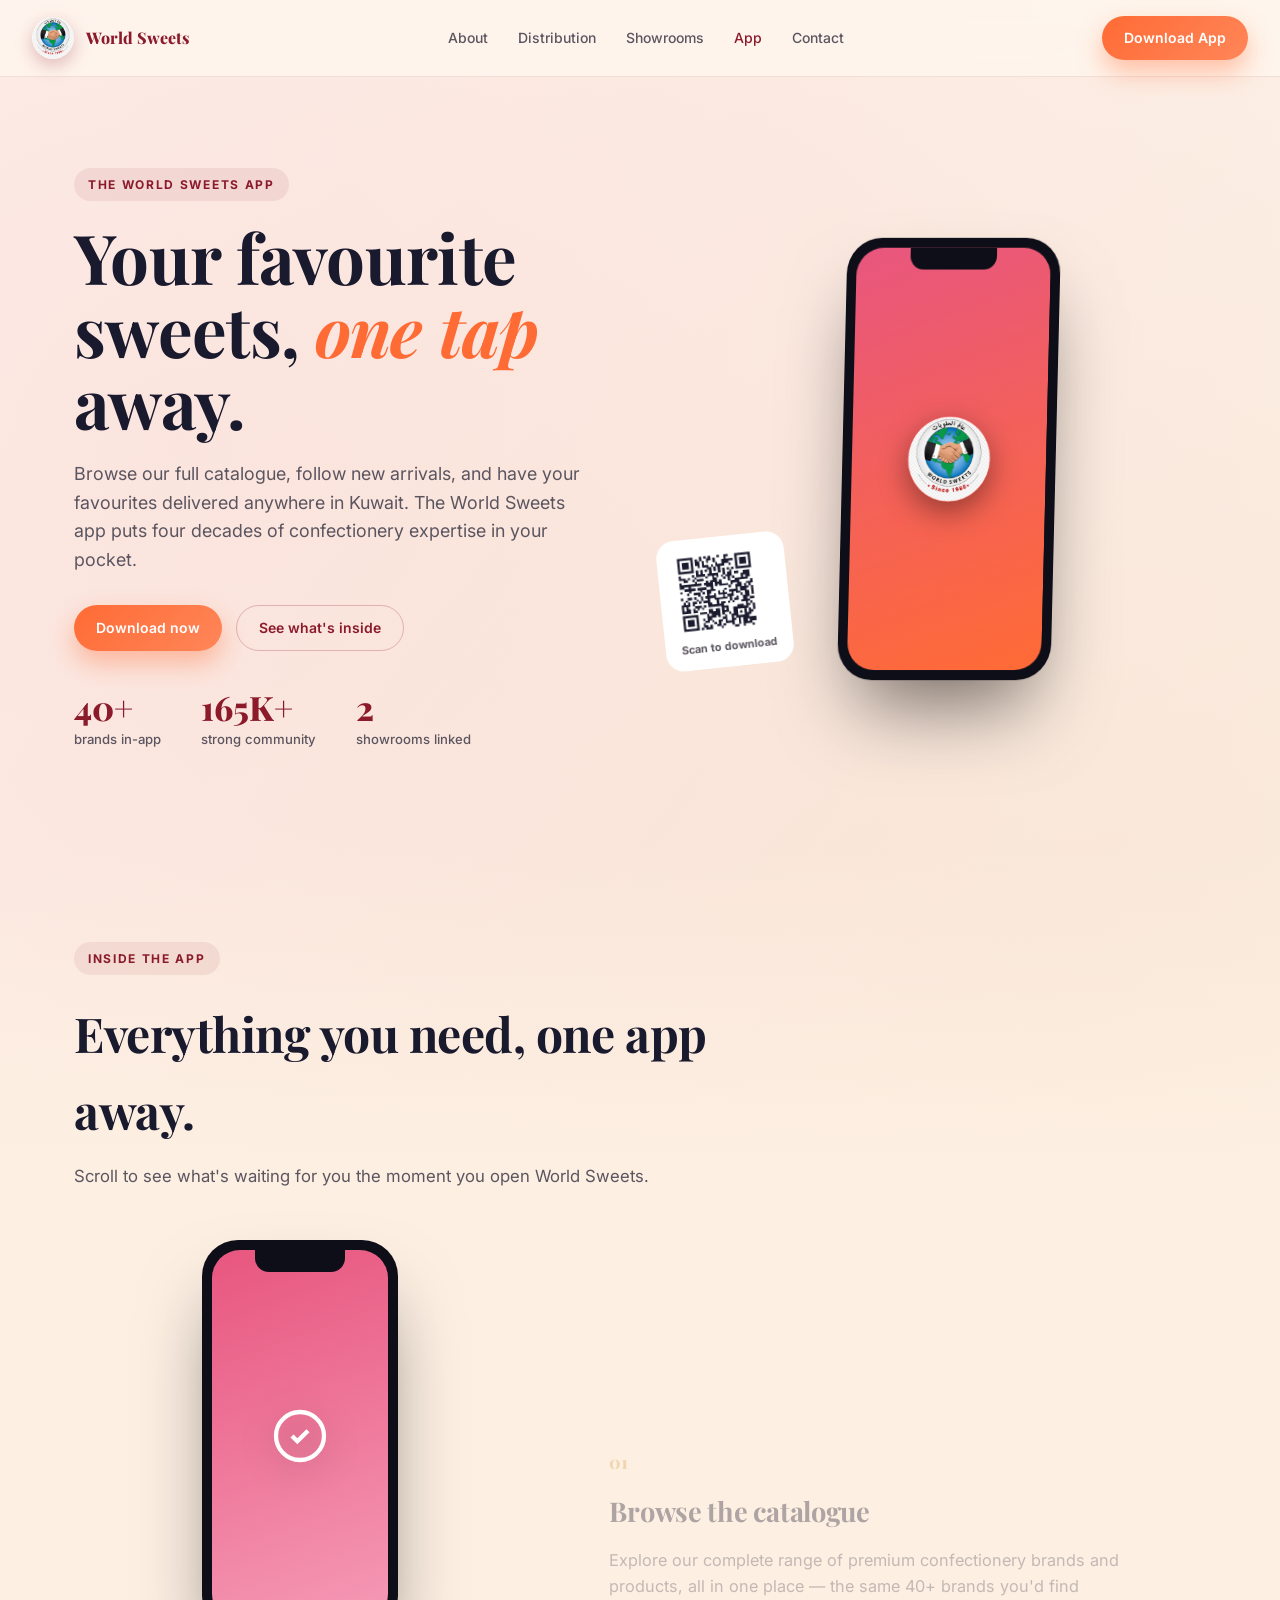
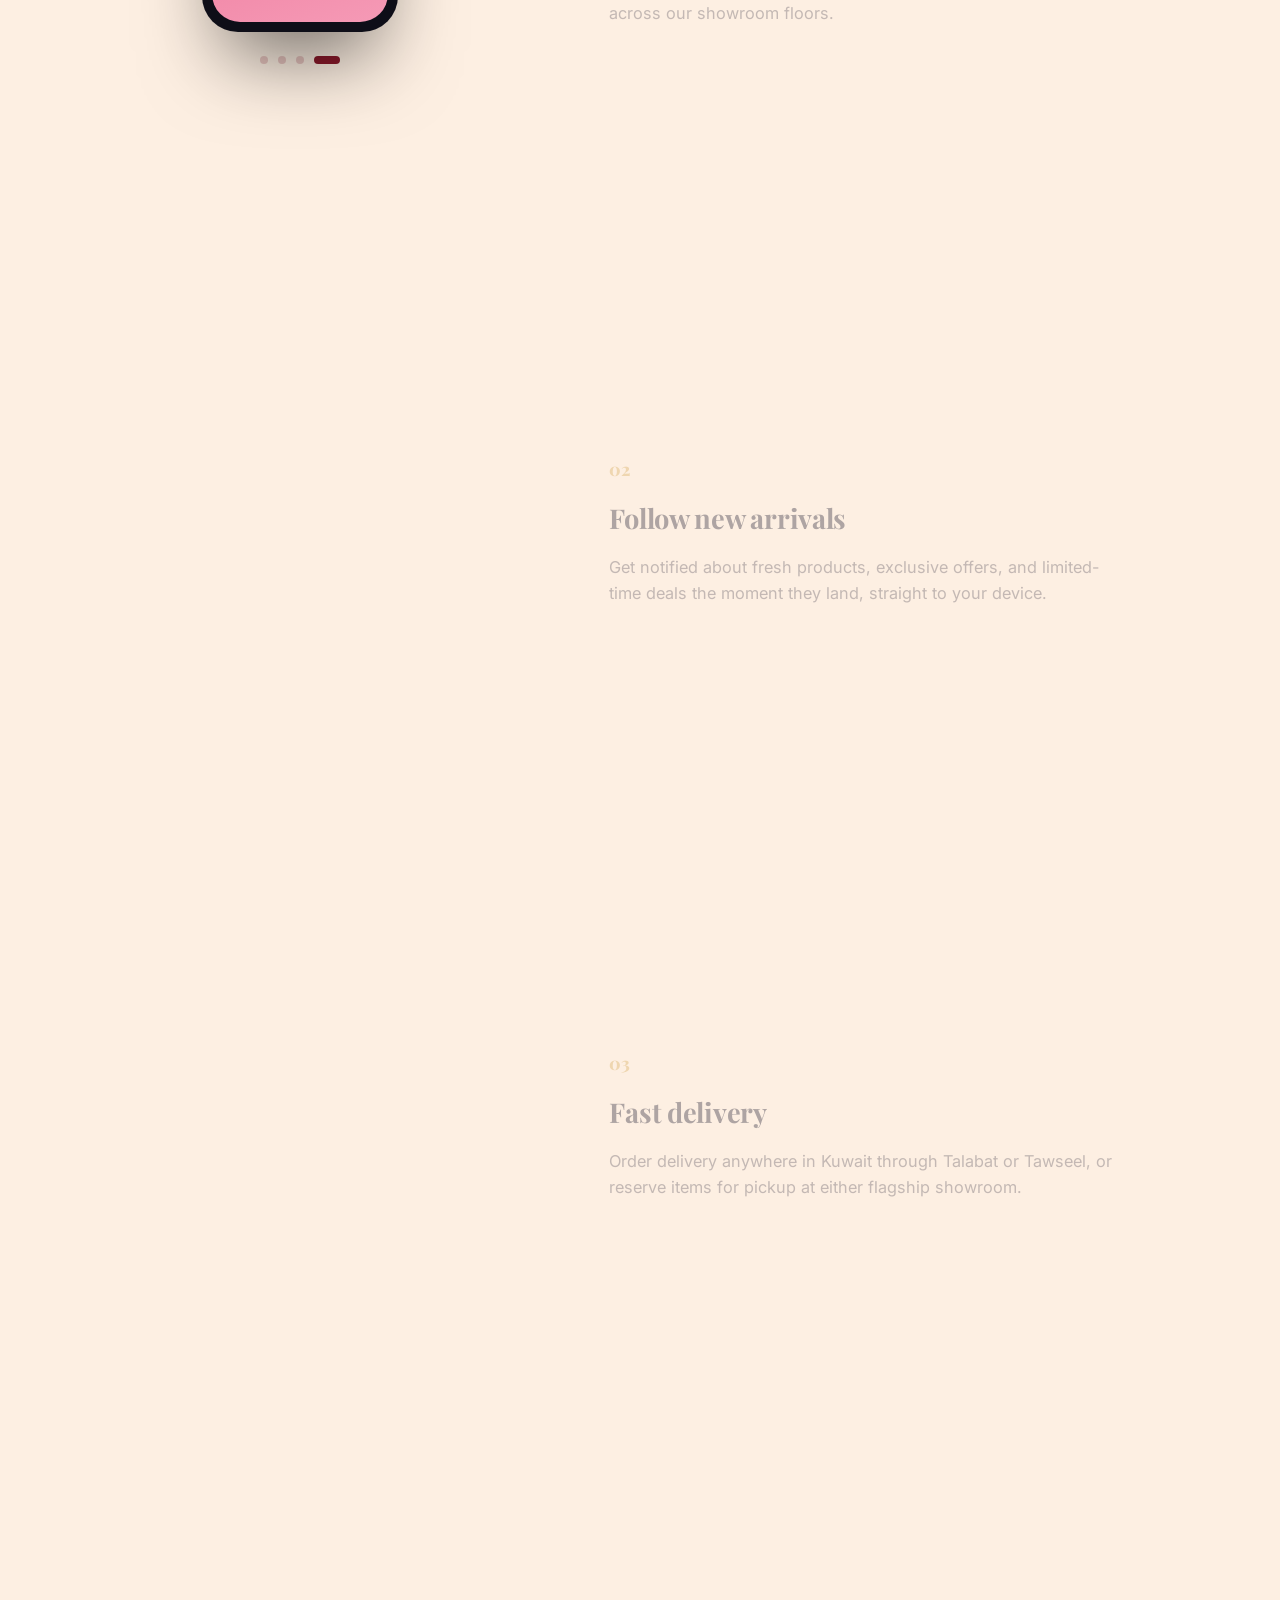
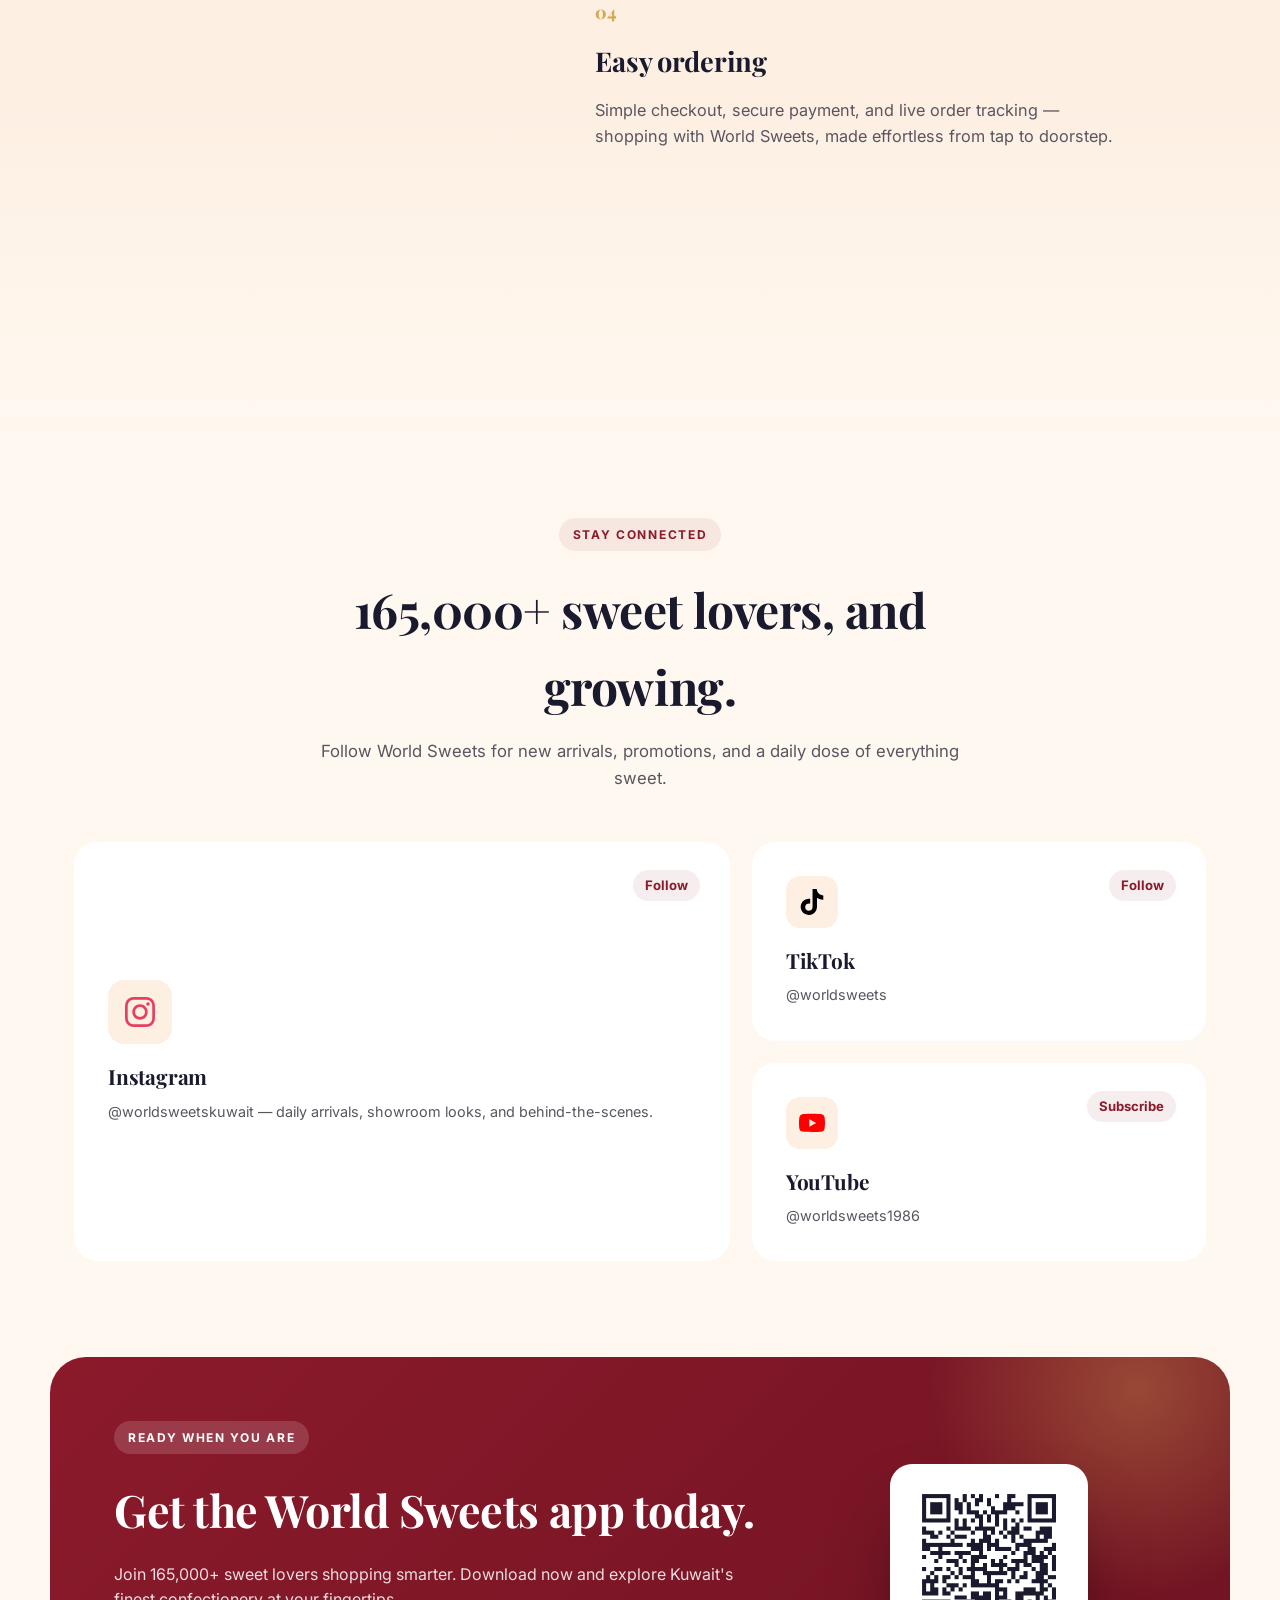
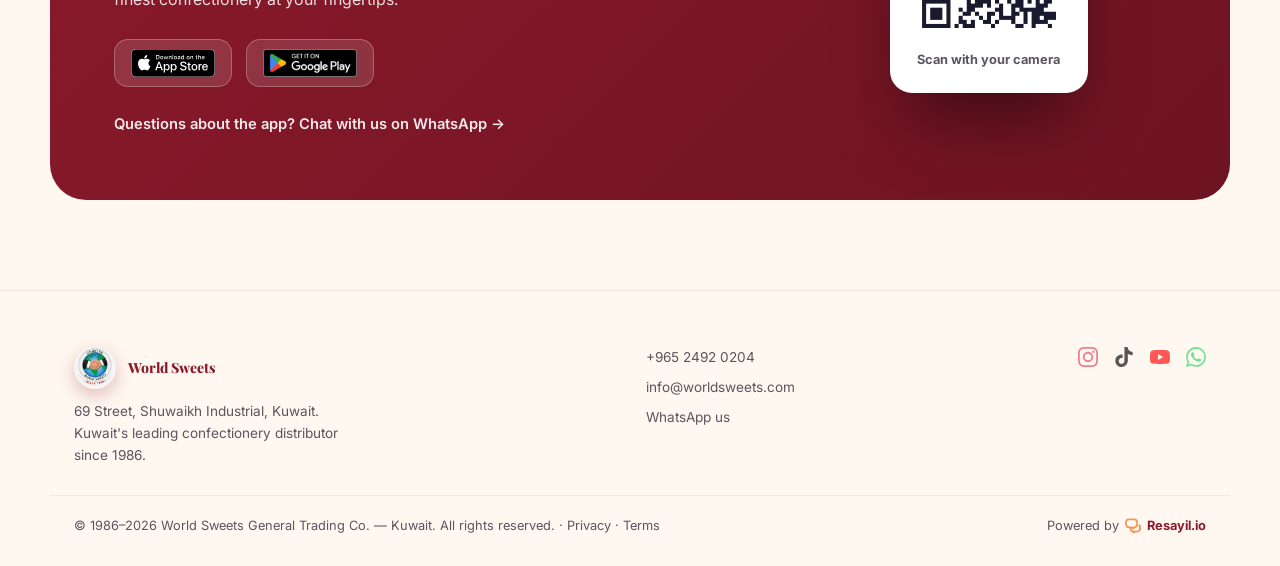
<file: app.html>
<!DOCTYPE html>
<html lang="en">
<head>
<meta charset="UTF-8">
<meta name="viewport" content="width=device-width, initial-scale=1.0">
<title>Download the World Sweets App — Kuwait's Confectionery, Delivered</title>
<meta name="description" content="Download the World Sweets app to browse our full confectionery catalogue, follow new arrivals, and enjoy fast delivery across Kuwait from Kuwait's leading distributor since 1986.">
<link rel="canonical" href="https://www.worldsweets.com/app.html">
<meta name="theme-color" content="#1A1A2E">
<!-- Open Graph -->
<meta property="og:type" content="website">
<meta property="og:site_name" content="World Sweets Kuwait">
<meta property="og:title" content="Download the World Sweets App — Kuwait's Confectionery, Delivered">
<meta property="og:description" content="Browse our full catalogue, follow new arrivals, and enjoy fast delivery across Kuwait. Download the World Sweets app now.">
<meta property="og:url" content="https://www.worldsweets.com/app.html">
<meta property="og:image" content="https://www.worldsweets.com/images/icons/logo.png">
<meta property="og:locale" content="en_KW">
<meta name="twitter:card" content="summary_large_image">
<meta name="twitter:title" content="Download the World Sweets App — Kuwait's Confectionery, Delivered">
<meta name="twitter:description" content="Browse our full catalogue, follow new arrivals, and enjoy fast delivery across Kuwait.">
<meta name="twitter:image" content="https://www.worldsweets.com/images/icons/logo.png">
<link rel="icon" type="image/png" sizes="32x32" href="images/icons/favicon-32.png">
<link rel="icon" type="image/png" sizes="16x16" href="images/icons/favicon-16.png">
<link rel="apple-touch-icon" sizes="180x180" href="images/icons/favicon-180.png">
<link rel="preconnect" href="https://fonts.googleapis.com">
<link rel="preconnect" href="https://fonts.gstatic.com" crossorigin>
<link href="https://fonts.googleapis.com/css2?family=Playfair+Display:wght@600;700;800&family=Inter:wght@400;500;600;700&display=swap" rel="stylesheet">
<script type="application/ld+json">
{
  "@context": "https://schema.org",
  "@type": "SoftwareApplication",
  "name": "World Sweets",
  "description": "Kuwait's leading confectionery distributor app — browse the full catalogue, follow new arrivals, and enjoy fast delivery across Kuwait.",
  "url": "https://www.worldsweets.com/app.html",
  "image": "https://www.worldsweets.com/images/icons/logo.png",
  "applicationCategory": "ShoppingApplication",
  "operatingSystem": "iOS, Android",
  "publisher": {
    "@type": "Organization",
    "name": "World Sweets",
    "legalName": "World Sweets General Trading Co.",
    "url": "https://www.worldsweets.com/",
    "logo": "https://www.worldsweets.com/images/icons/logo.png",
    "foundingDate": "1986"
  },
  "offers": {
    "@type": "Offer",
    "price": "0",
    "priceCurrency": "KWD"
  }
}
</script>
<style>
  :root{
    --cream:#FFF8F0; --cream-2:#FDEFE2;
    --burgundy:#8B1A2B; --burgundy-d:#6E1322;
    --gold:#D4A853; --pink:#E8567F; --coral:#FF6B35;
    --ink:#1A1A2E; --muted:#5b5560;
    --shadow:30 26 22;
  }
  *{margin:0;padding:0;box-sizing:border-box}
  html{scroll-behavior:smooth}
  body{
    font-family:'Inter',sans-serif;background:var(--cream);color:var(--ink);
    overflow-x:hidden;line-height:1.6;
    background-image:
      radial-gradient(circle at 12% 8%, rgba(232,86,127,.10), transparent 38%),
      radial-gradient(circle at 88% 22%, rgba(212,168,83,.14), transparent 40%);
  }
  h1,h2,h3{font-family:'Playfair Display',serif;letter-spacing:-.01em}
  .wrap{max-width:1180px;margin-inline:auto;padding-inline:24px}
  a{color:inherit;text-decoration:none}

  /* NAV (site-wide, unchanged) */
  nav{position:fixed;inset-block-start:0;inset-inline:0;z-index:50;
    display:flex;align-items:center;justify-content:space-between;
    padding:16px 32px;backdrop-filter:blur(12px);
    background:rgba(255,248,240,.7);border-bottom:1px solid rgba(139,26,43,.10);}
  .brand{display:flex;align-items:center;gap:12px;font-family:'Playfair Display';font-weight:800;color:var(--burgundy)}
  .brand img{width:42px;height:42px;border-radius:50%;box-shadow:0 6px 18px rgba(139,26,43,.28)}
  .navlinks{display:flex;gap:30px;font-size:14px;font-weight:500;color:var(--muted)}
  .navlinks a:hover,.navlinks a[aria-current]{color:var(--burgundy)}
  .btn{display:inline-flex;align-items:center;gap:8px;font-weight:600;font-size:14px;
    padding:11px 22px;border-radius:999px;transition:transform .25s cubic-bezier(.2,.8,.2,1),box-shadow .25s;}
  .btn-primary{background:var(--burgundy);color:#fff;box-shadow:0 10px 24px rgba(139,26,43,.35)}
  .btn-primary:hover{transform:translateY(-2px) scale(1.02);box-shadow:0 16px 32px rgba(139,26,43,.45)}
  .btn-primary:active{transform:translateY(1px) scale(.98)}
  @media(max-width:760px){.navlinks{display:none}}

  /* This page's own CTA language: coral/pink energy instead of burgundy-formal,
     to feel distinct from the rest of the site while reusing the same tokens. */
  .app-page .btn-primary{background:linear-gradient(135deg,var(--coral),#ff8659);box-shadow:0 12px 26px rgba(255,107,53,.4)}
  .app-page .btn-primary:hover{box-shadow:0 18px 34px rgba(255,107,53,.5)}
  .btn-outline{border:1.5px solid rgba(139,26,43,.25);color:var(--burgundy)}
  .btn-outline:hover{background:rgba(139,26,43,.06);transform:translateY(-2px)}

  .kicker{display:inline-flex;align-items:center;gap:8px;font-size:12px;font-weight:700;
    letter-spacing:.14em;text-transform:uppercase;color:var(--burgundy);
    background:rgba(139,26,43,.08);padding:7px 14px;border-radius:999px;margin-bottom:20px}

  section{padding:96px 0}
  .sec-head{max-width:640px;margin-bottom:50px}
  .sec-head.center{margin-inline:auto;text-align:center}
  .sec-head p{color:var(--muted);margin-top:14px;font-size:1.05rem}
  .sec-head h2{font-size:clamp(2rem,4vw,3rem);color:var(--ink)}

  /* ============ HERO — phone + QR cluster is the headline visual ============ */
  .hero{position:relative;min-height:94dvh;display:grid;place-items:center;
    perspective:1400px;padding:132px 0 60px}
  .hero-grid{display:grid;grid-template-columns:1.05fr .95fr;gap:50px;align-items:center}
  @media(max-width:940px){.hero-grid{grid-template-columns:1fr;text-align:center}}

  .hero h1{font-size:clamp(2.5rem,5.6vw,4.3rem);line-height:1.05;color:var(--ink)}
  .hero h1 em{font-style:italic;color:var(--coral)}
  .lead{margin:22px 0 30px;color:var(--muted);font-size:1.12rem;max-width:46ch}
  @media(max-width:940px){.lead{margin-inline:auto}}
  .cta-row{display:flex;gap:14px;flex-wrap:wrap}
  @media(max-width:940px){.cta-row{justify-content:center}}

  .hero-stats{display:flex;gap:40px;margin-top:40px;flex-wrap:wrap}
  @media(max-width:940px){.hero-stats{justify-content:center}}
  .hstat{display:flex;flex-direction:column}
  .hn{font-family:'Playfair Display';font-weight:800;font-size:2.1rem;color:var(--burgundy);line-height:1}
  .hl{font-size:.82rem;color:var(--muted);margin-top:4px;font-weight:500}

  /* phone cluster: phone tilted, QR card overlapping its base, badges below */
  .hero-phone-cluster{position:relative;display:grid;justify-items:center;transform-style:preserve-3d}
  .phone-frame{position:relative;width:222px;height:444px;background:#0e0e18;border-radius:36px;padding:10px;
    box-shadow:0 44px 80px -22px rgba(0,0,0,.55);transform:rotateY(-16deg) rotateX(5deg);transform-style:preserve-3d;
    transition:transform .2s ease-out}
  .phone-frame::before{content:"";position:absolute;inset-inline:0;inset-block-start:10px;height:22px;
    margin-inline:auto;width:90px;background:#0e0e18;border-radius:0 0 14px 14px}
  .phone-screen{width:100%;height:100%;border-radius:28px;display:grid;place-items:center;overflow:hidden;
    background:linear-gradient(160deg,var(--pink),var(--coral));transition:background .5s ease}
  .phone-screen img{width:86px;height:86px;border-radius:50%;box-shadow:0 10px 30px rgba(0,0,0,.4)}
  .phone-screen svg{width:64px;height:64px;stroke:#fff;stroke-width:1.6;fill:none;filter:drop-shadow(0 8px 16px rgba(0,0,0,.25))}

  .qr-float{position:absolute;inset-block-end:14px;inset-inline-start:-6%;background:#fff;border-radius:18px;
    padding:14px 16px 12px;text-align:center;box-shadow:0 20px 40px -22px rgba(var(--shadow),.55);
    transform:translateZ(70px) rotate(-6deg);transition:transform .25s ease}
  .qr-float:hover{transform:translateZ(70px) rotate(-2deg) translateY(-3px)}
  .qr-float img{width:82px;height:82px;display:block;border-radius:6px;margin-bottom:6px}
  .qr-float span{font-size:.68rem;font-weight:700;color:var(--muted);display:block}
  @media(max-width:940px){.qr-float{inset-inline-start:50%;transform:translate(-50%,0) rotate(0);inset-block-end:-18px}
    .qr-float:hover{transform:translate(-50%,-3px) rotate(0)}}
  @media(max-width:480px){.qr-float{display:none}}

  .store-row{display:flex;gap:14px;flex-wrap:wrap}
  .store-row-hero{margin-top:52px;justify-content:center}
  @media(max-width:940px){.store-row{justify-content:center}}
  .store-badge{display:inline-flex;align-items:center;justify-content:center;background:#fff;
    border:1px solid rgba(139,26,43,.14);border-radius:14px;padding:9px 16px;transition:.25s;
    box-shadow:0 14px 30px -20px rgba(var(--shadow),.5)}
  .store-badge:hover{transform:translateY(-3px);box-shadow:0 18px 34px -18px rgba(var(--shadow),.6)}
  .store-badge img{display:block;height:28px;width:auto}

  /* ============ WALKTHROUGH — sticky phone + scroll-revealed feature steps ============ */
  .walkthrough{background:linear-gradient(180deg,transparent,var(--cream-2) 12%,var(--cream-2) 88%,transparent)}
  .walk-grid{display:grid;grid-template-columns:.85fr 1.15fr;gap:70px}
  @media(max-width:880px){.walk-grid{grid-template-columns:1fr}}

  .walk-phone-col{position:sticky;top:112px;height:fit-content;display:flex;flex-direction:column;align-items:center;gap:24px}
  @media(max-width:880px){.walk-phone-col{position:static;margin-bottom:36px}}
  .walk-phone{width:196px;height:392px;transform:rotate(0deg)}
  .walk-phone .phone-screen{background:linear-gradient(160deg,var(--burgundy),#b33148)}

  .progress-dots{display:flex;gap:10px}
  .dot{width:8px;height:8px;border-radius:50%;background:rgba(139,26,43,.2);transition:.35s}
  .dot.active{background:var(--burgundy);width:26px;border-radius:5px}

  .walk-steps{display:flex;flex-direction:column}
  .step{min-height:66vh;display:flex;flex-direction:column;justify-content:center;
    opacity:.35;transform:translateX(14px);transition:opacity .5s ease,transform .5s ease;max-width:52ch}
  .step.active{opacity:1;transform:none}
  .step-no{font-family:'Playfair Display';font-weight:800;font-size:1.1rem;color:var(--gold);display:block;margin-bottom:14px}
  .step h3{font-size:1.7rem;margin-bottom:14px;color:var(--ink)}
  .step p{color:var(--muted);font-size:1.02rem}
  .step:last-child{min-height:56vh}

  /* ============ BENTO social proof — asymmetric, not identical cards ============ */
  .bento-social{display:grid;grid-template-columns:1.3fr .9fr;gap:22px}
  @media(max-width:760px){.bento-social{grid-template-columns:1fr}}
  .bento-stack{display:flex;flex-direction:column;gap:22px}
  .bcard{position:relative;background:#fff;border-radius:24px;padding:34px;overflow:hidden;
    box-shadow:0 24px 50px -30px rgba(var(--shadow),.55);transition:transform .2s ease,box-shadow .3s;
    transform-style:preserve-3d;display:flex;flex-direction:column;justify-content:flex-end}
  .bcard::before{content:"";position:absolute;inset:0;background:linear-gradient(150deg,rgba(212,168,83,.12),transparent 55%);opacity:0;transition:opacity .3s}
  .bcard:hover::before{opacity:1}
  .bcard-lg{min-height:320px;justify-content:center}
  .bento-stack .bcard{min-height:149px}
  .bcard .bicon{width:52px;height:52px;border-radius:14px;background:var(--cream-2);display:grid;place-items:center;margin-bottom:16px;transform:translateZ(30px)}
  .bcard-lg .bicon{width:64px;height:64px;border-radius:16px}
  .bcard h3{font-size:1.3rem;margin-bottom:6px;transform:translateZ(20px)}
  .bcard .handle{color:var(--muted);font-size:.9rem;transform:translateZ(20px)}
  .bcard .count{position:absolute;inset-block-start:28px;inset-inline-end:30px;font-weight:700;color:var(--burgundy);
    font-size:.82rem;background:rgba(139,26,43,.08);padding:5px 12px;border-radius:999px}

  /* ============ FINAL CTA band ============ */
  .appcta{background:linear-gradient(135deg,var(--burgundy),var(--burgundy-d));color:#fff;border-radius:36px;
    margin:0 24px 90px;max-width:1180px;margin-inline:auto;padding:64px;position:relative;overflow:hidden}
  .appcta::after{content:"";position:absolute;inset-block-start:-40%;inset-inline-end:-10%;width:420px;height:420px;
    background:radial-gradient(circle,rgba(212,168,83,.35),transparent 70%)}
  .appcta .kicker{background:rgba(255,255,255,.15);color:#fff}
  .final-grid{display:grid;grid-template-columns:1.3fr .7fr;gap:40px;align-items:center;position:relative;z-index:1}
  @media(max-width:760px){.final-grid{grid-template-columns:1fr;text-align:center}.appcta{padding:44px 26px}}
  .appcta h2{font-size:clamp(1.8rem,4vw,2.8rem);color:#fff}
  .appcta p{color:rgba(255,255,255,.85);margin:16px 0 26px}
  .appcta .store-badge{background:rgba(255,255,255,.12);border:1px solid rgba(255,255,255,.25);box-shadow:none}
  .appcta .store-badge:hover{background:#fff}
  .whatsapp-link{display:inline-flex;align-items:center;gap:8px;margin-top:26px;font-weight:600;font-size:.92rem;color:#fff;opacity:.9}
  .whatsapp-link:hover{opacity:1;text-decoration:underline}
  @media(max-width:760px){.whatsapp-link{justify-content:center}}
  .final-qr{justify-self:center;background:#fff;border-radius:22px;padding:22px 24px;text-align:center;
    box-shadow:0 40px 70px -20px rgba(0,0,0,.5)}
  .final-qr img{width:150px;height:150px;border-radius:10px;display:block;margin-bottom:10px}
  .final-qr span{font-size:.8rem;font-weight:700;color:var(--muted)}
  @media(max-width:760px){.final-qr{margin-inline:auto}}

  /* FOOTER (site-wide, unchanged) */
  footer{padding:56px 24px 30px;color:var(--muted);font-size:14px;border-top:1px solid rgba(139,26,43,.1)}
  .footer-grid{display:flex;flex-wrap:wrap;gap:32px;justify-content:space-between;align-items:flex-start;padding-bottom:28px}
  .f-brand .brand{margin-bottom:12px}
  .f-brand p{font-size:.85rem;max-width:32ch}
  .f-contact{display:flex;flex-direction:column;gap:8px;font-size:.85rem}
  .f-contact a:hover{color:var(--burgundy)}
  .f-social{display:flex;gap:16px;align-items:center}
  .f-social img{opacity:.65;transition:.25s}
  .f-social a:hover img{opacity:1;transform:translateY(-2px)}
  .f-bottom{display:flex;flex-wrap:wrap;gap:14px;justify-content:space-between;align-items:center;
    border-top:1px solid rgba(139,26,43,.08);padding-top:20px;font-size:.8rem}
  .powered{display:inline-flex;align-items:center;gap:6px;color:var(--muted)}
  .powered img{width:16px;height:16px;border-radius:4px}
  .powered strong{color:var(--burgundy)}

  .reveal{opacity:0;transform:translateY(28px);transition:opacity .7s ease,transform .7s cubic-bezier(.2,.8,.2,1)}
  .reveal.in{opacity:1;transform:none}
  @media(prefers-reduced-motion:reduce){*{animation:none!important;transition:none!important}.reveal{opacity:1;transform:none}.step{opacity:1;transform:none}}
</style>
</head>
<body class="app-page">
<nav>
  <a class="brand" href="index.html"><img src="images/icons/logo.png" alt="World Sweets logo">World Sweets</a>
  <div class="navlinks">
    <a href="about.html">About</a>
    <a href="distribution.html">Distribution</a>
    <a href="showrooms.html">Showrooms</a>
    <a href="app.html" aria-current="page">App</a>
    <a href="contact.html">Contact</a>
  </div>
  <a class="btn btn-primary" href="#download">Download App</a>
</nav>

<header class="hero" id="hero">
  <div class="wrap hero-grid">
    <div class="reveal">
      <span class="kicker">The World Sweets app</span>
      <h1>Your favourite sweets, <em>one tap</em> away.</h1>
      <p class="lead">Browse our full catalogue, follow new arrivals, and have your favourites delivered anywhere in Kuwait. The World Sweets app puts four decades of confectionery expertise in your pocket.</p>
      <div class="cta-row">
        <a class="btn btn-primary" href="#download">Download now</a>
        <a class="btn btn-outline" href="#walkthrough">See what's inside</a>
      </div>
      <div class="hero-stats">
        <div class="hstat"><span class="hn" data-count="40" data-suffix="+">0</span><span class="hl">brands in-app</span></div>
        <div class="hstat"><span class="hn" data-count="165" data-suffix="K+">0</span><span class="hl">strong community</span></div>
        <div class="hstat"><span class="hn" data-count="2" data-suffix="">0</span><span class="hl">showrooms linked</span></div>
      </div>
    </div>
    <div class="hero-phone-cluster reveal">
      <div class="phone-frame" id="hero-phone">
        <div class="phone-screen"><img src="images/icons/logo.png" alt="World Sweets app icon"></div>
      </div>
      <div class="qr-float">
        <img src="images/icons/app-qr.png" alt="World Sweets app QR code">
        <span>Scan to download</span>
      </div>
    </div>
  </div>
</header>

<!-- scrollytelling feature walkthrough — the phone stays pinned while features reveal -->
<section class="walkthrough" id="walkthrough">
  <div class="wrap">
    <div class="sec-head reveal">
      <span class="kicker">Inside the app</span>
      <h2>Everything you need, one app away.</h2>
      <p>Scroll to see what's waiting for you the moment you open World Sweets.</p>
    </div>
    <div class="walk-grid">
      <div class="walk-phone-col">
        <div class="phone-frame walk-phone" id="walk-phone">
          <div class="phone-screen" id="walk-screen">
            <svg id="walk-icon" viewBox="0 0 24 24"><path d="M4 4h6v6H4V4zM14 4h6v6h-6V4zM4 14h6v6H4v-6zM14 14h6v6h-6v-6z"/></svg>
          </div>
        </div>
        <div class="progress-dots" id="progress-dots">
          <span class="dot active" data-step="0" aria-hidden="true"></span>
          <span class="dot" data-step="1" aria-hidden="true"></span>
          <span class="dot" data-step="2" aria-hidden="true"></span>
          <span class="dot" data-step="3" aria-hidden="true"></span>
        </div>
      </div>
      <div class="walk-steps" id="walk-steps">
        <div class="step active" data-step="0">
          <span class="step-no">01</span>
          <h3>Browse the catalogue</h3>
          <p>Explore our complete range of premium confectionery brands and products, all in one place — the same 40+ brands you'd find across our showroom floors.</p>
        </div>
        <div class="step" data-step="1">
          <span class="step-no">02</span>
          <h3>Follow new arrivals</h3>
          <p>Get notified about fresh products, exclusive offers, and limited-time deals the moment they land, straight to your device.</p>
        </div>
        <div class="step" data-step="2">
          <span class="step-no">03</span>
          <h3>Fast delivery</h3>
          <p>Order delivery anywhere in Kuwait through Talabat or Tawseel, or reserve items for pickup at either flagship showroom.</p>
        </div>
        <div class="step" data-step="3">
          <span class="step-no">04</span>
          <h3>Easy ordering</h3>
          <p>Simple checkout, secure payment, and live order tracking — shopping with World Sweets, made effortless from tap to doorstep.</p>
        </div>
      </div>
    </div>
  </div>
</section>

<!-- social proof — asymmetric bento, not a repeated card row -->
<section class="wrap">
  <div class="sec-head center reveal">
    <span class="kicker">Stay connected</span>
    <h2>165,000+ sweet lovers, and growing.</h2>
    <p>Follow World Sweets for new arrivals, promotions, and a daily dose of everything sweet.</p>
  </div>
  <div class="bento-social">
    <a class="bcard bcard-lg reveal" href="https://www.instagram.com/worldsweetskuwait" target="_blank" rel="noopener">
      <span class="count">Follow</span>
      <div class="bicon"><img src="images/social/instagram.svg" alt="" width="30" height="30"></div>
      <h3>Instagram</h3>
      <p class="handle">@worldsweetskuwait — daily arrivals, showroom looks, and behind-the-scenes.</p>
    </a>
    <div class="bento-stack">
      <a class="bcard reveal" href="https://www.tiktok.com/@worldsweets" target="_blank" rel="noopener">
        <span class="count">Follow</span>
        <div class="bicon"><img src="images/social/tiktok.svg" alt="" width="26" height="26"></div>
        <h3>TikTok</h3>
        <p class="handle">@worldsweets</p>
      </a>
      <a class="bcard reveal" href="https://youtube.com/@worldsweets1986" target="_blank" rel="noopener">
        <span class="count">Subscribe</span>
        <div class="bicon"><img src="images/social/youtube.svg" alt="" width="26" height="26"></div>
        <h3>YouTube</h3>
        <p class="handle">@worldsweets1986</p>
      </a>
    </div>
  </div>
</section>

<!-- final download CTA, with WhatsApp support folded in -->
<section class="appcta reveal" id="download">
  <div class="final-grid">
    <div>
      <span class="kicker">Ready when you are</span>
      <h2>Get the World Sweets app today.</h2>
      <p>Join 165,000+ sweet lovers shopping smarter. Download now and explore Kuwait's finest confectionery at your fingertips.</p>
      <div class="store-row">
        <!-- TODO: replace with real store URLs -->
        <a class="store-badge" href="#" aria-label="Download on the App Store"><img src="images/badges/app-store.svg" alt="Download on the App Store"></a>
        <a class="store-badge" href="#" aria-label="Get it on Google Play"><img src="images/badges/google-play.png" alt="Get it on Google Play"></a>
      </div>
      <a class="whatsapp-link" href="https://wa.me/96524920204" target="_blank" rel="noopener">Questions about the app? Chat with us on WhatsApp →</a>
    </div>
    <div class="final-qr">
      <img src="images/icons/app-qr.png" alt="World Sweets app QR code">
      <span>Scan with your camera</span>
    </div>
  </div>
</section>

<footer id="footer">
  <div class="wrap footer-grid">
    <div class="f-brand">
      <a class="brand" href="index.html"><img src="images/icons/logo.png" alt="World Sweets logo">World Sweets</a>
      <p>69 Street, Shuwaikh Industrial, Kuwait. Kuwait's leading confectionery distributor since 1986.</p>
    </div>
    <div class="f-contact">
      <a href="tel:+96524920204">+965 2492 0204</a>
      <a href="mailto:info@worldsweets.com">info@worldsweets.com</a>
      <a href="https://wa.me/96524920204" target="_blank" rel="noopener">WhatsApp us</a>
    </div>
    <div class="f-social">
      <a href="https://www.instagram.com/worldsweetskuwait" target="_blank" rel="noopener" aria-label="Instagram"><img src="images/social/instagram.svg" alt="" width="20" height="20"></a>
      <a href="https://www.tiktok.com/@worldsweets" target="_blank" rel="noopener" aria-label="TikTok"><img src="images/social/tiktok.svg" alt="" width="20" height="20"></a>
      <a href="https://youtube.com/@worldsweets1986" target="_blank" rel="noopener" aria-label="YouTube"><img src="images/social/youtube.svg" alt="" width="20" height="20"></a>
      <a href="https://wa.me/96524920204" target="_blank" rel="noopener" aria-label="WhatsApp"><img src="images/social/whatsapp.svg" alt="" width="20" height="20"></a>
    </div>
  </div>
  <div class="wrap f-bottom">
    <span>© 1986–2026 World Sweets General Trading Co. — Kuwait. All rights reserved. · <a href="privacy.html">Privacy</a> · <a href="terms.html">Terms</a></span>
    <a class="powered" href="https://resayil.io" target="_blank" rel="noopener">Powered by <img src="images/icons/resayil-icon.png" alt=""> <strong>Resayil.io</strong></a>
  </div>
</footer>

<script>
  const reduce=matchMedia('(prefers-reduced-motion:reduce)').matches;

  // scroll reveal
  const io=new IntersectionObserver((es)=>es.forEach(e=>{if(e.isIntersecting){e.target.classList.add('in');io.unobserve(e.target)}}),{threshold:.15});
  document.querySelectorAll('.reveal').forEach(el=>io.observe(el));

  // hero phone pointer tilt
  const heroPhone=document.getElementById('hero-phone');
  if(heroPhone&&!reduce){
    window.addEventListener('pointermove',e=>{
      const x=(e.clientX/innerWidth-.5),y=(e.clientY/innerHeight-.5);
      heroPhone.style.transform=`rotateY(${-16+x*10}deg) rotateX(${5-y*10}deg)`;
    });
  }

  // stat count-up, fires once when hero stats scroll into view
  const counters=document.querySelectorAll('.hn');
  if(counters.length){
    const countIO=new IntersectionObserver((es)=>es.forEach(e=>{
      if(!e.isIntersecting)return;
      const el=e.target,target=+el.dataset.count,suffix=el.dataset.suffix||'';
      if(reduce){el.textContent=target+suffix;countIO.unobserve(el);return}
      const dur=1100,start=performance.now();
      function tick(now){
        const p=Math.min((now-start)/dur,1);
        const eased=1-Math.pow(1-p,3);
        el.textContent=Math.round(target*eased)+suffix;
        if(p<1)requestAnimationFrame(tick);
      }
      requestAnimationFrame(tick);
      countIO.unobserve(el);
    }),{threshold:.6});
    counters.forEach(c=>countIO.observe(c));
  }

  // bento card tilt (reuses the site-wide tilt language on hover)
  if(!reduce)document.querySelectorAll('.bcard').forEach(card=>{
    card.addEventListener('pointermove',e=>{
      const r=card.getBoundingClientRect();
      const x=(e.clientX-r.left)/r.width-.5,y=(e.clientY-r.top)/r.height-.5;
      card.style.transform=`rotateY(${x*6}deg) rotateX(${-y*6}deg) translateY(-4px)`;
    });
    card.addEventListener('pointerleave',()=>card.style.transform='');
  });

  // ===== scrollytelling walkthrough: sticky phone reacts to whichever step is centered =====
  const steps=[...document.querySelectorAll('.step')];
  const dots=[...document.querySelectorAll('.dot')];
  const walkScreen=document.getElementById('walk-screen');
  const walkIcon=document.getElementById('walk-icon');
  const stepData=[
    {grad:'linear-gradient(160deg,var(--burgundy),#b33148)',path:'M4 4h6v6H4V4zM14 4h6v6h-6V4zM4 14h6v6H4v-6zM14 14h6v6h-6v-6z'},
    {grad:'linear-gradient(160deg,var(--gold),#eaca8c)',path:'M12 2a1 1 0 0 1 1 1v1.06A6 6 0 0 1 18 10v4l1.6 2.4a1 1 0 0 1-.83 1.6H5.23a1 1 0 0 1-.83-1.6L6 14v-4a6 6 0 0 1 5-5.94V3a1 1 0 0 1 1-1zM9.5 20a2.5 2.5 0 0 0 5 0h-5z'},
    {grad:'linear-gradient(160deg,var(--coral),#ff9466)',path:'M2 7a1 1 0 0 1 1-1h8v10H3a1 1 0 0 1-1-1V7zM11 10h3.5l2.5 3v3h-2M6.5 19a2 2 0 1 0 0-4 2 2 0 0 0 0 4zM16 19a2 2 0 1 0 0-4 2 2 0 0 0 0 4z'},
    {grad:'linear-gradient(160deg,var(--pink),#f59ab6)',path:'M9 12l2 2 4-4m6 2a9 9 0 1 1-18 0 9 9 0 0 1 18 0z'}
  ];
  function activateStep(i){
    steps.forEach((s,idx)=>s.classList.toggle('active',idx===i));
    dots.forEach((d,idx)=>d.classList.toggle('active',idx===i));
    if(walkScreen&&stepData[i]){
      walkScreen.style.background=stepData[i].grad;
      walkIcon.innerHTML=`<path d="${stepData[i].path}"/>`;
    }
  }
  if(steps.length){
    const stepIO=new IntersectionObserver((es)=>{
      es.forEach(e=>{if(e.isIntersecting)activateStep(steps.indexOf(e.target))});
    },{threshold:0,rootMargin:'-45% 0px -45% 0px'});
    steps.forEach(s=>stepIO.observe(s));
  }
</script>
</body>
</html>
</file>
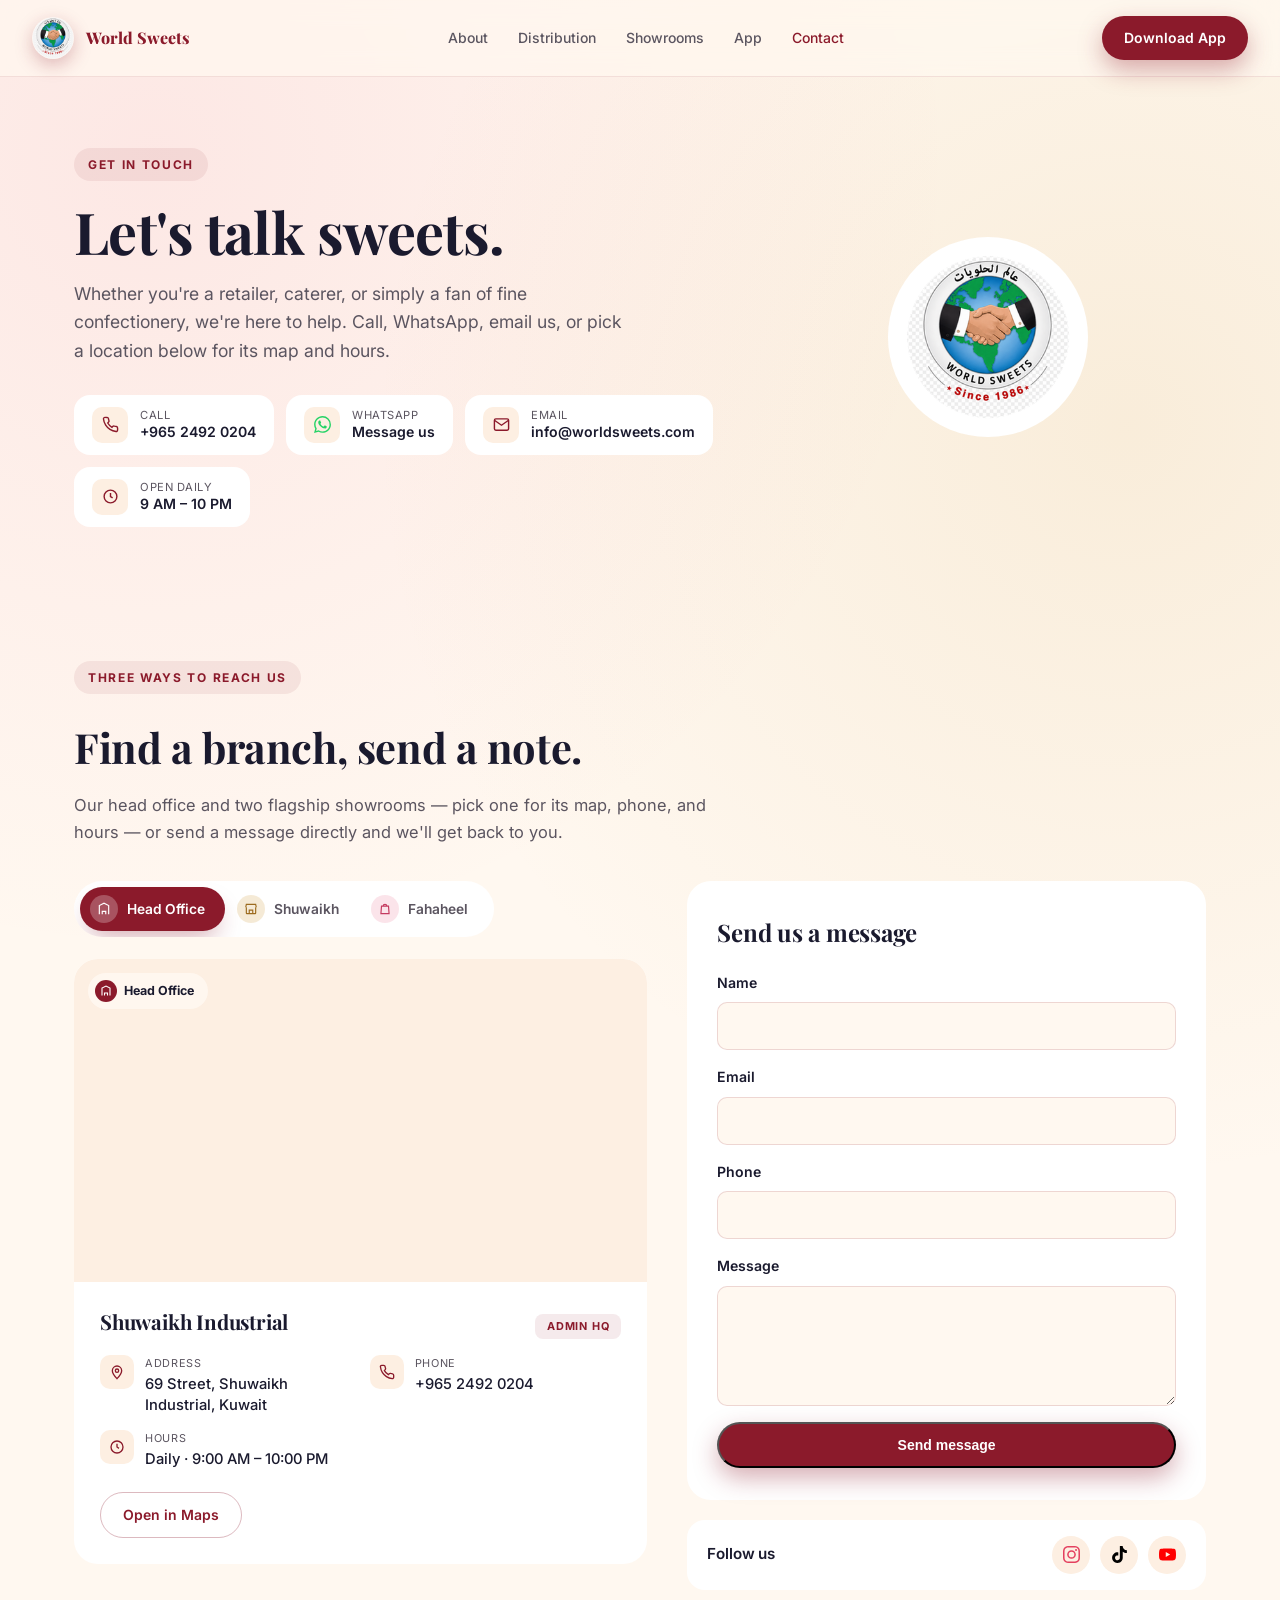
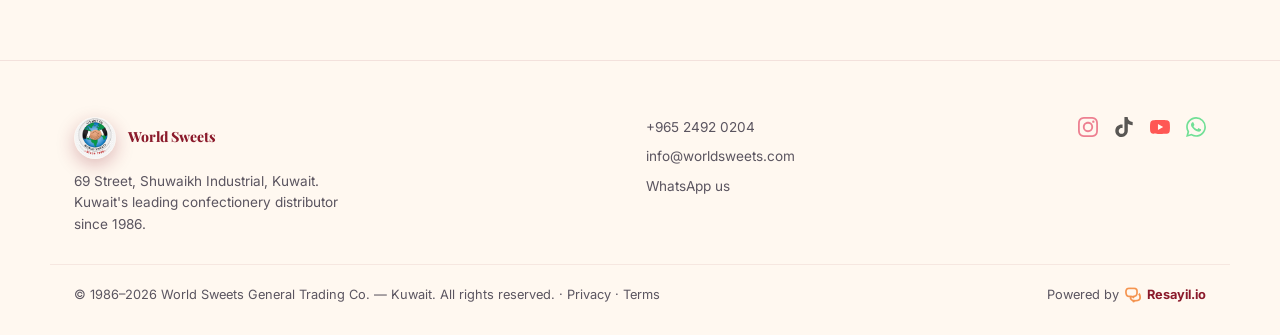
<file: contact.html>
<!DOCTYPE html>
<html lang="en">
<head>
<meta charset="UTF-8">
<meta name="viewport" content="width=device-width, initial-scale=1.0">
<title>Contact World Sweets Kuwait — Showrooms, Phone & WhatsApp</title>
<meta name="description" content="Reach World Sweets Kuwait via phone +965 2492 0204, WhatsApp, email, or visit our showrooms in Shuwaikh and Fahaheel. Open daily 9 AM – 10 PM.">
<link rel="canonical" href="https://www.worldsweets.com/contact.html">
<meta name="theme-color" content="#1A1A2E">
<!-- Open Graph -->
<meta property="og:type" content="website">
<meta property="og:site_name" content="World Sweets Kuwait">
<meta property="og:title" content="Contact World Sweets Kuwait — Showrooms, Phone & WhatsApp">
<meta property="og:description" content="Get in touch with World Sweets Kuwait. Phone, email, WhatsApp, or visit our two flagship showrooms.">
<meta property="og:url" content="https://www.worldsweets.com/contact.html">
<meta property="og:image" content="https://www.worldsweets.com/images/showrooms/shop-exterior.webp">
<meta property="og:locale" content="en_KW">
<meta name="twitter:card" content="summary_large_image">
<meta name="twitter:title" content="Contact World Sweets Kuwait">
<meta name="twitter:description" content="Phone: +965 2492 0204 · WhatsApp · Email · Showrooms in Shuwaikh & Fahaheel">
<meta name="twitter:image" content="https://www.worldsweets.com/images/showrooms/shop-exterior.webp">
<link rel="icon" type="image/png" sizes="32x32" href="images/icons/favicon-32.png">
<link rel="icon" type="image/png" sizes="16x16" href="images/icons/favicon-16.png">
<link rel="apple-touch-icon" sizes="180x180" href="images/icons/favicon-180.png">
<link rel="preconnect" href="https://fonts.googleapis.com">
<link rel="preconnect" href="https://fonts.gstatic.com" crossorigin>
<link href="https://fonts.googleapis.com/css2?family=Playfair+Display:wght@600;700;800&family=Inter:wght@400;500;600;700&display=swap" rel="stylesheet">
<script type="application/ld+json">
[
  {
    "@context": "https://schema.org",
    "@type": "ContactPage",
    "name": "Contact World Sweets Kuwait",
    "url": "https://www.worldsweets.com/contact.html",
    "description": "Contact page for World Sweets Kuwait with showroom locations, phone, email, and contact form."
  },
  {
    "@context": "https://schema.org",
    "@type": "LocalBusiness",
    "name": "World Sweets",
    "image": "https://www.worldsweets.com/images/icons/logo.png",
    "description": "Kuwait's leading confectionery distributor since 1986",
    "address": {
      "@type": "PostalAddress",
      "streetAddress": "69 Street, Shuwaikh Industrial",
      "addressLocality": "Shuwaikh",
      "addressCountry": "KW"
    },
    "telephone": "+965 2492 0204",
    "email": "info@worldsweets.com",
    "openingHours": "Mo-Su 09:00-22:00",
    "parentOrganization": {
      "@type": "Organization",
      "name": "World Sweets",
      "url": "https://www.worldsweets.com"
    }
  }
]
</script>
<style>
  :root{
    --cream:#FFF8F0; --cream-2:#FDEFE2;
    --burgundy:#8B1A2B; --burgundy-d:#6E1322;
    --gold:#D4A853; --gold-deep:#9C6B1F; --pink:#E8567F; --pink-deep:#C43A5F; --coral:#FF6B35;
    --ink:#1A1A2E; --muted:#5b5560;
    --shadow:30 26 22;
  }
  *{margin:0;padding:0;box-sizing:border-box}
  html{scroll-behavior:smooth}
  body{
    font-family:'Inter',sans-serif;background:var(--cream);color:var(--ink);
    overflow-x:hidden;line-height:1.6;
    background-image:
      radial-gradient(circle at 12% 8%, rgba(232,86,127,.10), transparent 38%),
      radial-gradient(circle at 88% 22%, rgba(212,168,83,.14), transparent 40%);
  }
  h1,h2,h3{font-family:'Playfair Display',serif;letter-spacing:-.01em}
  .wrap{max-width:1180px;margin-inline:auto;padding-inline:24px}
  a{color:inherit;text-decoration:none}

  /* NAV */
  nav{position:fixed;inset-block-start:0;inset-inline:0;z-index:50;
    display:flex;align-items:center;justify-content:space-between;
    padding:16px 32px;backdrop-filter:blur(12px);
    background:rgba(255,248,240,.7);border-bottom:1px solid rgba(139,26,43,.10);}
  .brand{display:flex;align-items:center;gap:12px;font-family:'Playfair Display';font-weight:800;color:var(--burgundy)}
  .brand img{width:42px;height:42px;border-radius:50%;box-shadow:0 6px 18px rgba(139,26,43,.28)}
  .navlinks{display:flex;gap:30px;font-size:14px;font-weight:500;color:var(--muted)}
  .navlinks a:hover,.navlinks a[aria-current]{color:var(--burgundy)}
  .btn{display:inline-flex;align-items:center;gap:8px;font-weight:600;font-size:14px;
    padding:11px 22px;border-radius:999px;transition:transform .25s cubic-bezier(.2,.8,.2,1),box-shadow .25s;}
  .btn-primary{background:var(--burgundy);color:#fff;box-shadow:0 10px 24px rgba(139,26,43,.35)}
  .btn-primary:hover{transform:translateY(-2px) scale(1.02);box-shadow:0 16px 32px rgba(139,26,43,.45)}
  .btn-primary:active{transform:translateY(1px) scale(.98)}
  .btn-outline{border:1.5px solid rgba(139,26,43,.25);color:var(--burgundy)}
  .btn-outline:hover{background:rgba(139,26,43,.06);transform:translateY(-2px)}
  @media(max-width:760px){.navlinks{display:none}}

  /* utility hero — no 3D scene, just clear copy + quick actions */
  .hero{position:relative;padding:148px 0 64px}
  .hero-grid{display:grid;grid-template-columns:1.2fr .8fr;gap:44px;align-items:center}
  @media(max-width:880px){.hero-grid{grid-template-columns:1fr}}
  .kicker{display:inline-flex;align-items:center;gap:8px;font-size:12px;font-weight:700;
    letter-spacing:.14em;text-transform:uppercase;color:var(--burgundy);
    background:rgba(139,26,43,.08);padding:7px 14px;border-radius:999px;margin-bottom:20px}
  .hero h1{font-size:clamp(2.3rem,5vw,3.6rem);line-height:1.06;color:var(--ink)}
  .hero .lead{margin:18px 0 0;color:var(--muted);font-size:1.1rem;max-width:50ch}

  .quick-contact{display:flex;flex-wrap:wrap;gap:12px;margin-top:30px}
  .qc{display:flex;align-items:center;gap:12px;background:#fff;padding:12px 18px;border-radius:16px;
    box-shadow:0 16px 34px -26px rgba(var(--shadow),.5);transition:transform .25s,box-shadow .25s}
  .qc:hover{transform:translateY(-3px);box-shadow:0 22px 40px -24px rgba(var(--shadow),.55)}
  .qc-ix{width:36px;height:36px;border-radius:10px;background:var(--cream-2);display:grid;place-items:center;flex:none}
  .qc-ix svg{width:17px;height:17px;stroke:var(--burgundy);stroke-width:2;fill:none}
  .qc-ix img{width:17px;height:17px}
  .qc-txt{display:flex;flex-direction:column;line-height:1.3}
  .qc-txt span{font-size:.7rem;text-transform:uppercase;letter-spacing:.05em;color:var(--muted)}
  .qc-txt strong{font-size:.88rem;font-weight:600;color:var(--ink)}

  .hero-badge{justify-self:center;width:200px;height:200px;border-radius:50%;background:#fff;padding:18px;
    box-shadow:0 40px 70px -26px rgba(var(--shadow),.45)}
  .hero-badge img{width:100%;height:100%;border-radius:50%;object-fit:cover}
  @media(max-width:880px){.hero-badge{display:none}}

  section{padding:70px 0}
  .sec-head{max-width:640px;margin-bottom:36px}
  .sec-head p{color:var(--muted);margin-top:12px;font-size:1.03rem}
  .sec-head h2{font-size:clamp(1.8rem,3.6vw,2.6rem);color:var(--ink)}

  /* split hub: location tabs (left) + form (right) */
  .contact-hub{display:grid;grid-template-columns:1.05fr .95fr;gap:40px;align-items:start}
  @media(max-width:880px){.contact-hub{grid-template-columns:1fr}}

  .loc-tabs{position:relative;display:inline-flex;background:#fff;border-radius:999px;padding:6px;gap:2px;
    box-shadow:0 16px 34px -26px rgba(var(--shadow),.5);margin-bottom:22px;max-width:100%;overflow-x:auto}
  .loc-thumb{position:absolute;left:0;top:6px;bottom:6px;width:0;border-radius:999px;background:var(--burgundy);
    box-shadow:0 12px 24px -8px rgba(139,26,43,.4);
    transition:transform .45s cubic-bezier(.16,1,.3,1),width .45s cubic-bezier(.16,1,.3,1),background-color .3s ease;
    z-index:0;pointer-events:none}
  .loc-tab{position:relative;z-index:1;display:inline-flex;align-items:center;gap:9px;border:0;background:transparent;
    padding:8px 20px 8px 10px;border-radius:999px;font-weight:600;font-size:.86rem;color:var(--muted);cursor:pointer;
    transition:color .3s ease;white-space:nowrap;font-family:inherit}
  .loc-tab-ico{width:28px;height:28px;border-radius:50%;display:grid;place-items:center;flex:none;
    transition:background-color .3s ease}
  .loc-tab-ico svg{width:14px;height:14px;stroke-width:2;fill:none;transition:stroke .3s ease}
  .loc-tab[data-accent="burgundy"] .loc-tab-ico{background:rgba(139,26,43,.1)}
  .loc-tab[data-accent="burgundy"] .loc-tab-ico svg{stroke:var(--burgundy)}
  .loc-tab[data-accent="gold"] .loc-tab-ico{background:rgba(212,168,83,.24)}
  .loc-tab[data-accent="gold"] .loc-tab-ico svg{stroke:var(--gold-deep)}
  .loc-tab[data-accent="pink"] .loc-tab-ico{background:rgba(232,86,127,.16)}
  .loc-tab[data-accent="pink"] .loc-tab-ico svg{stroke:var(--pink-deep)}
  .loc-tab.active{color:#fff}
  .loc-tab.active .loc-tab-ico{background:rgba(255,255,255,.25)}
  .loc-tab.active .loc-tab-ico svg{stroke:#fff}
  .loc-tab:hover:not(.active){color:var(--ink)}
  .loc-tab:focus-visible{outline:2px solid var(--burgundy);outline-offset:3px;border-radius:999px}

  .loc-panel{background:#fff;border-radius:24px;overflow:hidden;box-shadow:0 24px 50px -32px rgba(var(--shadow),.5)}
  .loc-panel[hidden]{display:none}
  .loc-panel:not([hidden]){animation:panelIn .5s cubic-bezier(.16,1,.3,1)}
  @keyframes panelIn{from{opacity:0;transform:translateY(10px) scale(.985)}to{opacity:1;transform:none}}
  .lc-map{position:relative;aspect-ratio:16/9;background:var(--cream-2)}
  .lc-map iframe{width:100%;height:100%;border:0;display:block}
  .lc-badge{position:absolute;inset-block-start:14px;inset-inline-start:14px;display:inline-flex;align-items:center;gap:7px;
    background:rgba(255,248,240,.92);backdrop-filter:blur(6px);padding:7px 14px 7px 7px;border-radius:999px;
    box-shadow:0 10px 26px -12px rgba(var(--shadow),.55);font-size:.78rem;font-weight:700;color:var(--ink)}
  .lc-badge .dot{width:22px;height:22px;border-radius:50%;display:grid;place-items:center;flex:none}
  .lc-badge .dot svg{width:12px;height:12px;stroke:#fff;stroke-width:2.2;fill:none}
  .lc-badge[data-accent="burgundy"] .dot{background:var(--burgundy)}
  .lc-badge[data-accent="gold"] .dot{background:var(--gold-deep)}
  .lc-badge[data-accent="pink"] .dot{background:var(--pink-deep)}

  .loc-body{padding:24px 26px 26px}
  .loc-head-row{display:flex;align-items:baseline;justify-content:space-between;gap:12px;margin-bottom:16px}
  .loc-body h3{font-size:1.28rem}
  .loc-tagpill{display:inline-block;padding:4px 12px;border-radius:8px;font-size:.68rem;font-weight:700;
    letter-spacing:.07em;text-transform:uppercase;white-space:nowrap;flex:none}
  .loc-tagpill[data-accent="burgundy"]{background:rgba(139,26,43,.09);color:var(--burgundy)}
  .loc-tagpill[data-accent="gold"]{background:rgba(212,168,83,.24);color:var(--gold-deep)}
  .loc-tagpill[data-accent="pink"]{background:rgba(232,86,127,.14);color:var(--pink-deep)}

  .loc-info-grid{display:grid;grid-template-columns:repeat(auto-fit,minmax(190px,1fr));gap:14px 18px;margin-bottom:22px}
  .loc-info-item{display:flex;align-items:flex-start;gap:11px}
  .loc-info-ico{width:34px;height:34px;border-radius:10px;background:var(--cream-2);display:grid;place-items:center;flex:none}
  .loc-info-ico svg{width:16px;height:16px;stroke:var(--burgundy);stroke-width:2;fill:none}
  .loc-info-label{display:block;font-size:.68rem;text-transform:uppercase;letter-spacing:.06em;color:var(--muted);margin-bottom:2px}
  .loc-info-item p{font-size:.92rem;color:var(--ink);font-weight:500;line-height:1.4}
  .loc-info-item p a:hover{color:var(--burgundy)}
  .loc-info-item.is-muted p{color:var(--muted);font-style:italic;font-weight:400}

  .loc-cta[data-accent="burgundy"]{border-color:rgba(139,26,43,.3);color:var(--burgundy)}
  .loc-cta[data-accent="burgundy"]:hover{background:rgba(139,26,43,.06)}
  .loc-cta[data-accent="gold"]{border-color:rgba(156,107,31,.4);color:var(--gold-deep)}
  .loc-cta[data-accent="gold"]:hover{background:rgba(212,168,83,.14)}
  .loc-cta[data-accent="pink"]{border-color:rgba(196,58,95,.35);color:var(--pink-deep)}
  .loc-cta[data-accent="pink"]:hover{background:rgba(232,86,127,.1)}

  /* form card */
  .contact-form-wrapper{background:#fff;border-radius:24px;padding:32px 30px;
    box-shadow:0 24px 50px -30px rgba(var(--shadow),.55)}
  .contact-form-wrapper h2{font-size:1.5rem;margin-bottom:20px}
  .form-group{display:flex;flex-direction:column;margin-bottom:16px}
  .form-group label{font-weight:600;margin-bottom:8px;font-size:.88rem}
  .form-group input,.form-group textarea{padding:13px 16px;border:1px solid rgba(139,26,43,.15);border-radius:10px;
    font-family:'Inter',sans-serif;font-size:1rem;transition:border-color .2s,box-shadow .2s;background:var(--cream)}
  .form-group input:focus,.form-group textarea:focus{outline:none;border-color:var(--burgundy);
    box-shadow:0 0 0 3px rgba(139,26,43,.1)}
  .form-group textarea{resize:vertical;min-height:120px}
  .form-submit .btn{width:100%;justify-content:center;min-height:46px}

  .hub-social{display:flex;align-items:center;justify-content:space-between;gap:16px;margin-top:20px;
    background:#fff;border-radius:18px;padding:16px 20px;box-shadow:0 16px 34px -26px rgba(var(--shadow),.5)}
  .hub-social h3{font-size:.95rem;font-weight:600;font-family:'Inter',sans-serif}
  .contact-social{display:flex;gap:10px}
  .contact-social a{display:inline-flex;align-items:center;justify-content:center;width:38px;height:38px;
    border-radius:50%;background:var(--cream-2);transition:.2s}
  .contact-social a:hover{background:var(--burgundy);transform:translateY(-2px)}
  .contact-social img{width:17px;height:17px}
  .contact-social a:hover img{filter:brightness(0) invert(1)}

  @media(min-width:881px){.hub-form{position:sticky;top:110px}}

  /* sticky "get the app" companion pill */
  .companion{position:fixed;inset-block-end:26px;inset-inline-end:26px;z-index:60;display:flex;align-items:center;gap:12px;
    background:#fff;padding:10px 20px 10px 10px;border-radius:999px;box-shadow:0 20px 40px -18px rgba(var(--shadow),.5);
    opacity:0;visibility:hidden;transform:translateY(16px);transition:opacity .35s ease,transform .35s ease,visibility .35s;}
  .companion.show{opacity:1;visibility:visible;transform:none}
  .companion:hover{transform:translateY(-3px)}
  .companion img{width:38px;height:38px;border-radius:50%;box-shadow:0 6px 14px rgba(139,26,43,.28)}
  .companion .txt{display:flex;flex-direction:column;line-height:1.2}
  .companion .txt b{font-size:.85rem;color:var(--ink)}
  .companion .txt span{font-size:.72rem;color:var(--muted)}
  @media(max-width:520px){.companion .txt span{display:none}}

  footer{padding:56px 24px 30px;color:var(--muted);font-size:14px;border-top:1px solid rgba(139,26,43,.1)}
  .footer-grid{display:flex;flex-wrap:wrap;gap:32px;justify-content:space-between;align-items:flex-start;padding-bottom:28px}
  .f-brand .brand{margin-bottom:12px}
  .f-brand p{font-size:.85rem;max-width:32ch}
  .f-contact{display:flex;flex-direction:column;gap:8px;font-size:.85rem}
  .f-contact a:hover{color:var(--burgundy)}
  .f-social{display:flex;gap:16px;align-items:center}
  .f-social img{opacity:.65;transition:.25s}
  .f-social a:hover img{opacity:1;transform:translateY(-2px)}
  .f-bottom{display:flex;flex-wrap:wrap;gap:14px;justify-content:space-between;align-items:center;
    border-top:1px solid rgba(139,26,43,.08);padding-top:20px;font-size:.8rem}
  .powered{display:inline-flex;align-items:center;gap:6px;color:var(--muted)}
  .powered img{width:16px;height:16px;border-radius:4px}
  .powered strong{color:var(--burgundy)}

  .reveal{opacity:0;transform:translateY(24px);transition:opacity .6s ease,transform .6s cubic-bezier(.2,.8,.2,1)}
  .reveal.in{opacity:1;transform:none}
  @media(prefers-reduced-motion:reduce){*{animation:none!important;transition:none!important}.reveal{opacity:1;transform:none}}
</style>
</head>
<body>
<nav>
  <a class="brand" href="index.html"><img src="images/icons/logo.png" alt="World Sweets logo">World Sweets</a>
  <div class="navlinks">
    <a href="about.html">About</a>
    <a href="distribution.html">Distribution</a>
    <a href="showrooms.html">Showrooms</a>
    <a href="app.html">App</a>
    <a href="contact.html" aria-current="page">Contact</a>
  </div>
  <a class="btn btn-primary" href="app.html">Download App</a>
</nav>

<header class="hero" id="hero">
  <div class="wrap hero-grid">
    <div class="reveal">
      <span class="kicker">Get in touch</span>
      <h1>Let's talk sweets.</h1>
      <p class="lead">Whether you're a retailer, caterer, or simply a fan of fine confectionery, we're here to help. Call, WhatsApp, email us, or pick a location below for its map and hours.</p>
      <div class="quick-contact">
        <a class="qc" href="tel:+96524920204">
          <div class="qc-ix"><svg viewBox="0 0 24 24"><path d="M22 16.9v3a2 2 0 0 1-2.2 2 19.8 19.8 0 0 1-8.6-3 19.5 19.5 0 0 1-6-6 19.8 19.8 0 0 1-3.1-8.7A2 2 0 0 1 4.1 2h3a2 2 0 0 1 2 1.7c.1 1 .4 1.9.7 2.8a2 2 0 0 1-.5 2.1L8.1 9.9a16 16 0 0 0 6 6l1.3-1.3a2 2 0 0 1 2.1-.4c.9.3 1.8.6 2.8.7a2 2 0 0 1 1.7 2z"/></svg></div>
          <div class="qc-txt"><span>Call</span><strong>+965 2492 0204</strong></div>
        </a>
        <a class="qc" href="https://wa.me/96524920204" target="_blank" rel="noopener">
          <div class="qc-ix"><img src="images/social/whatsapp.svg" alt=""></div>
          <div class="qc-txt"><span>WhatsApp</span><strong>Message us</strong></div>
        </a>
        <a class="qc" href="mailto:info@worldsweets.com">
          <div class="qc-ix"><svg viewBox="0 0 24 24"><rect x="2" y="4" width="20" height="16" rx="2"/><path d="M22 6l-10 7L2 6"/></svg></div>
          <div class="qc-txt"><span>Email</span><strong>info@worldsweets.com</strong></div>
        </a>
        <div class="qc" style="cursor:default">
          <div class="qc-ix"><svg viewBox="0 0 24 24"><circle cx="12" cy="12" r="9"/><path d="M12 7v5l3 2"/></svg></div>
          <div class="qc-txt"><span>Open daily</span><strong>9 AM – 10 PM</strong></div>
        </div>
      </div>
    </div>
    <div class="hero-badge" aria-hidden="true"><img src="images/icons/logo.png" alt=""></div>
  </div>
</header>

<!-- location tabs + form -->
<section class="wrap" id="reach">
  <div class="sec-head reveal">
    <span class="kicker">Three ways to reach us</span>
    <h2>Find a branch, send a note.</h2>
    <p>Our head office and two flagship showrooms — pick one for its map, phone, and hours — or send a message directly and we'll get back to you.</p>
  </div>
  <div class="contact-hub">
    <div class="hub-locations reveal">
      <div class="loc-tabs" role="tablist" aria-label="Choose a World Sweets location">
        <div class="loc-thumb" aria-hidden="true"></div>
        <button class="loc-tab active" data-accent="burgundy" role="tab" aria-selected="true" aria-controls="loc-head" data-target="loc-head" type="button">
          <span class="loc-tab-ico"><svg viewBox="0 0 24 24"><path d="M4 21V6l8-4 8 4v15"/><path d="M9 21v-5h6v5"/><path d="M9 10h.01M15 10h.01M9 14h.01M15 14h.01"/></svg></span>
          <span class="loc-tab-label">Head Office</span>
        </button>
        <button class="loc-tab" data-accent="gold" role="tab" aria-selected="false" aria-controls="loc-shu" data-target="loc-shu" type="button">
          <span class="loc-tab-ico"><svg viewBox="0 0 24 24"><path d="M3 9l1-5h16l1 5"/><path d="M4 9v10a1 1 0 0 0 1 1h14a1 1 0 0 0 1-1V9"/><path d="M9 20v-6h6v6"/></svg></span>
          <span class="loc-tab-label">Shuwaikh</span>
        </button>
        <button class="loc-tab" data-accent="pink" role="tab" aria-selected="false" aria-controls="loc-fah" data-target="loc-fah" type="button">
          <span class="loc-tab-ico"><svg viewBox="0 0 24 24"><path d="M6 7h12l1 13H5z"/><path d="M9 7a3 3 0 0 1 6 0"/></svg></span>
          <span class="loc-tab-label">Fahaheel</span>
        </button>
      </div>

      <div class="loc-panel" id="loc-head" role="tabpanel">
        <div class="lc-map">
          <iframe src="https://www.google.com/maps?q=Shuwaikh+Industrial+Kuwait&output=embed" title="World Sweets head office — Shuwaikh Industrial" loading="lazy" referrerpolicy="no-referrer-when-downgrade"></iframe>
          <span class="lc-badge" data-accent="burgundy"><span class="dot"><svg viewBox="0 0 24 24"><path d="M4 21V6l8-4 8 4v15"/><path d="M9 21v-5h6v5"/></svg></span>Head Office</span>
        </div>
        <div class="loc-body">
          <div class="loc-head-row">
            <h3>Shuwaikh Industrial</h3>
            <span class="loc-tagpill" data-accent="burgundy">Admin HQ</span>
          </div>
          <div class="loc-info-grid">
            <div class="loc-info-item">
              <span class="loc-info-ico"><svg viewBox="0 0 24 24"><path d="M12 22s7-7.5 7-12a7 7 0 1 0-14 0c0 4.5 7 12 7 12z"/><circle cx="12" cy="10" r="2.5"/></svg></span>
              <div><span class="loc-info-label">Address</span><p>69 Street, Shuwaikh Industrial, Kuwait</p></div>
            </div>
            <div class="loc-info-item">
              <span class="loc-info-ico"><svg viewBox="0 0 24 24"><path d="M22 16.9v3a2 2 0 0 1-2.2 2 19.8 19.8 0 0 1-8.6-3 19.5 19.5 0 0 1-6-6 19.8 19.8 0 0 1-3.1-8.7A2 2 0 0 1 4.1 2h3a2 2 0 0 1 2 1.7c.1 1 .4 1.9.7 2.8a2 2 0 0 1-.5 2.1L8.1 9.9a16 16 0 0 0 6 6l1.3-1.3a2 2 0 0 1 2.1-.4c.9.3 1.8.6 2.8.7a2 2 0 0 1 1.7 2z"/></svg></span>
              <div><span class="loc-info-label">Phone</span><p><a href="tel:+96524920204">+965 2492 0204</a></p></div>
            </div>
            <div class="loc-info-item">
              <span class="loc-info-ico"><svg viewBox="0 0 24 24"><circle cx="12" cy="12" r="9"/><path d="M12 7v5l3 2"/></svg></span>
              <div><span class="loc-info-label">Hours</span><p>Daily · 9:00 AM – 10:00 PM</p></div>
            </div>
          </div>
          <a class="btn btn-outline loc-cta" data-accent="burgundy" href="https://maps.app.goo.gl/JJyNGuVDmwmfUHDL9" target="_blank" rel="noopener">Open in Maps</a>
        </div>
      </div>

      <div class="loc-panel" id="loc-shu" role="tabpanel" hidden>
        <div class="lc-map">
          <iframe src="https://www.google.com/maps?q=World+Sweets+Shuwaikh+Kuwait&output=embed" title="World Sweets Shuwaikh showroom" loading="lazy" referrerpolicy="no-referrer-when-downgrade"></iframe>
          <span class="lc-badge" data-accent="gold"><span class="dot"><svg viewBox="0 0 24 24"><path d="M3 9l1-5h16l1 5"/><path d="M4 9v10a1 1 0 0 0 1 1h14a1 1 0 0 0 1-1V9"/></svg></span>Showroom</span>
        </div>
        <div class="loc-body">
          <div class="loc-head-row">
            <h3>Shuwaikh Showroom</h3>
            <span class="loc-tagpill" data-accent="gold">Showroom</span>
          </div>
          <div class="loc-info-grid">
            <div class="loc-info-item">
              <span class="loc-info-ico"><svg viewBox="0 0 24 24"><path d="M12 22s7-7.5 7-12a7 7 0 1 0-14 0c0 4.5 7 12 7 12z"/><circle cx="12" cy="10" r="2.5"/></svg></span>
              <div><span class="loc-info-label">Location</span><p>550 m² · Kuwait City</p></div>
            </div>
            <div class="loc-info-item is-muted">
              <span class="loc-info-ico"><svg viewBox="0 0 24 24"><path d="M22 16.9v3a2 2 0 0 1-2.2 2 19.8 19.8 0 0 1-8.6-3 19.5 19.5 0 0 1-6-6 19.8 19.8 0 0 1-3.1-8.7A2 2 0 0 1 4.1 2h3a2 2 0 0 1 2 1.7c.1 1 .4 1.9.7 2.8a2 2 0 0 1-.5 2.1L8.1 9.9a16 16 0 0 0 6 6l1.3-1.3a2 2 0 0 1 2.1-.4c.9.3 1.8.6 2.8.7a2 2 0 0 1 1.7 2z"/></svg></span>
              <div><span class="loc-info-label">Phone</span><p>To be confirmed</p></div>
            </div>
            <div class="loc-info-item">
              <span class="loc-info-ico"><svg viewBox="0 0 24 24"><circle cx="12" cy="12" r="9"/><path d="M12 7v5l3 2"/></svg></span>
              <div><span class="loc-info-label">Hours</span><p>Daily · 9:00 AM – 10:00 PM</p></div>
            </div>
          </div>
          <a class="btn btn-outline loc-cta" data-accent="gold" href="https://maps.app.goo.gl/JJyNGuVDmwmfUHDL9" target="_blank" rel="noopener">Open in Maps</a>
        </div>
      </div>

      <div class="loc-panel" id="loc-fah" role="tabpanel" hidden>
        <div class="lc-map">
          <iframe src="https://www.google.com/maps?q=World+Sweets+Fahaheel+Kuwait&output=embed" title="World Sweets Fahaheel showroom" loading="lazy" referrerpolicy="no-referrer-when-downgrade"></iframe>
          <span class="lc-badge" data-accent="pink"><span class="dot"><svg viewBox="0 0 24 24"><path d="M6 7h12l1 13H5z"/><path d="M9 7a3 3 0 0 1 6 0"/></svg></span>Showroom</span>
        </div>
        <div class="loc-body">
          <div class="loc-head-row">
            <h3>Fahaheel Showroom</h3>
            <span class="loc-tagpill" data-accent="pink">Showroom</span>
          </div>
          <div class="loc-info-grid">
            <div class="loc-info-item">
              <span class="loc-info-ico"><svg viewBox="0 0 24 24"><path d="M12 22s7-7.5 7-12a7 7 0 1 0-14 0c0 4.5 7 12 7 12z"/><circle cx="12" cy="10" r="2.5"/></svg></span>
              <div><span class="loc-info-label">Location</span><p>650 m² · Southern Kuwait</p></div>
            </div>
            <div class="loc-info-item is-muted">
              <span class="loc-info-ico"><svg viewBox="0 0 24 24"><path d="M22 16.9v3a2 2 0 0 1-2.2 2 19.8 19.8 0 0 1-8.6-3 19.5 19.5 0 0 1-6-6 19.8 19.8 0 0 1-3.1-8.7A2 2 0 0 1 4.1 2h3a2 2 0 0 1 2 1.7c.1 1 .4 1.9.7 2.8a2 2 0 0 1-.5 2.1L8.1 9.9a16 16 0 0 0 6 6l1.3-1.3a2 2 0 0 1 2.1-.4c.9.3 1.8.6 2.8.7a2 2 0 0 1 1.7 2z"/></svg></span>
              <div><span class="loc-info-label">Phone</span><p>To be confirmed</p></div>
            </div>
            <div class="loc-info-item">
              <span class="loc-info-ico"><svg viewBox="0 0 24 24"><circle cx="12" cy="12" r="9"/><path d="M12 7v5l3 2"/></svg></span>
              <div><span class="loc-info-label">Hours</span><p>Daily · 9:00 AM – 10:00 PM</p></div>
            </div>
          </div>
          <a class="btn btn-outline loc-cta" data-accent="pink" href="https://maps.app.goo.gl/7aEmgM1BftRYwrcG6" target="_blank" rel="noopener">Open in Maps</a>
        </div>
      </div>
    </div>

    <div class="hub-form reveal">
      <div class="contact-form-wrapper">
        <h2>Send us a message</h2>
        <form action="https://api.web3forms.com/submit" method="POST">
          <!-- Web3Forms access key: TODO replace with the real Web3Forms key -->
          <input type="hidden" name="access_key" value="YOUR_WEB3FORMS_ACCESS_KEY">

          <div class="form-group">
            <label for="name">Name</label>
            <input type="text" id="name" name="name" required>
          </div>
          <div class="form-group">
            <label for="email">Email</label>
            <input type="email" id="email" name="email" required>
          </div>
          <div class="form-group">
            <label for="phone">Phone</label>
            <input type="tel" id="phone" name="phone">
          </div>
          <div class="form-group">
            <label for="message">Message</label>
            <textarea id="message" name="message" required></textarea>
          </div>
          <div class="form-submit">
            <button type="submit" class="btn btn-primary">Send message</button>
          </div>
        </form>
      </div>
      <div class="hub-social">
        <h3>Follow us</h3>
        <div class="contact-social">
          <a href="https://www.instagram.com/worldsweetskuwait" target="_blank" rel="noopener" aria-label="Instagram"><img src="images/social/instagram.svg" alt="Instagram"></a>
          <a href="https://www.tiktok.com/@worldsweets" target="_blank" rel="noopener" aria-label="TikTok"><img src="images/social/tiktok.svg" alt="TikTok"></a>
          <a href="https://youtube.com/@worldsweets1986" target="_blank" rel="noopener" aria-label="YouTube"><img src="images/social/youtube.svg" alt="YouTube"></a>
        </div>
      </div>
    </div>
  </div>
</section>

<footer id="footer">
  <div class="wrap footer-grid">
    <div class="f-brand">
      <a class="brand" href="index.html"><img src="images/icons/logo.png" alt="World Sweets logo">World Sweets</a>
      <p>69 Street, Shuwaikh Industrial, Kuwait. Kuwait's leading confectionery distributor since 1986.</p>
    </div>
    <div class="f-contact">
      <a href="tel:+96524920204">+965 2492 0204</a>
      <a href="mailto:info@worldsweets.com">info@worldsweets.com</a>
      <a href="https://wa.me/96524920204" target="_blank" rel="noopener">WhatsApp us</a>
    </div>
    <div class="f-social">
      <a href="https://www.instagram.com/worldsweetskuwait" target="_blank" rel="noopener" aria-label="Instagram"><img src="images/social/instagram.svg" alt="" width="20" height="20"></a>
      <a href="https://www.tiktok.com/@worldsweets" target="_blank" rel="noopener" aria-label="TikTok"><img src="images/social/tiktok.svg" alt="" width="20" height="20"></a>
      <a href="https://youtube.com/@worldsweets1986" target="_blank" rel="noopener" aria-label="YouTube"><img src="images/social/youtube.svg" alt="" width="20" height="20"></a>
      <a href="https://wa.me/96524920204" target="_blank" rel="noopener" aria-label="WhatsApp"><img src="images/social/whatsapp.svg" alt="" width="20" height="20"></a>
    </div>
  </div>
  <div class="wrap f-bottom">
    <span>© 1986–2026 World Sweets General Trading Co. — Kuwait. All rights reserved. · <a href="privacy.html">Privacy</a> · <a href="terms.html">Terms</a></span>
    <a class="powered" href="https://resayil.io" target="_blank" rel="noopener">Powered by <img src="images/icons/resayil-icon.png" alt=""> <strong>Resayil.io</strong></a>
  </div>
</footer>

<a class="companion" id="app-companion" href="app.html" aria-label="Get the World Sweets app">
  <img src="images/icons/logo.png" alt="">
  <span class="txt"><b>Get the app</b><span>Browse in-app</span></span>
</a>

<script>
  // scroll reveal
  const io=new IntersectionObserver((es)=>es.forEach(e=>{if(e.isIntersecting){e.target.classList.add('in');io.unobserve(e.target)}}),{threshold:.15});
  document.querySelectorAll('.reveal').forEach(el=>io.observe(el));

  // location tabs (+ sliding accent thumb)
  const tabs=document.querySelectorAll('.loc-tab');
  const panels=document.querySelectorAll('.loc-panel');
  const thumb=document.querySelector('.loc-thumb');
  const accentVar={burgundy:'var(--burgundy)',gold:'var(--gold-deep)',pink:'var(--pink-deep)'};
  function moveThumb(tab){
    if(!thumb||!tab)return;
    thumb.style.width=tab.offsetWidth+'px';
    thumb.style.transform=`translateX(${tab.offsetLeft}px)`;
    thumb.style.background=accentVar[tab.dataset.accent]||accentVar.burgundy;
  }
  tabs.forEach(tab=>{
    tab.addEventListener('click',()=>{
      tabs.forEach(t=>{t.classList.remove('active');t.setAttribute('aria-selected','false')});
      tab.classList.add('active');tab.setAttribute('aria-selected','true');
      panels.forEach(p=>p.hidden=true);
      document.getElementById(tab.dataset.target).hidden=false;
      moveThumb(tab);
    });
  });
  requestAnimationFrame(()=>moveThumb(document.querySelector('.loc-tab.active')));
  window.addEventListener('resize',()=>moveThumb(document.querySelector('.loc-tab.active')));

  // sticky "Get the app" companion pill — show after hero, hide near footer
  const companion=document.getElementById('app-companion');
  const heroEl=document.getElementById('hero');
  const footerEl=document.getElementById('footer');
  function updateCompanion(){
    const heroRect=heroEl.getBoundingClientRect();
    const footerRect=footerEl.getBoundingClientRect();
    const pastHero=heroRect.bottom<0;
    const nearFooter=footerRect.top<innerHeight;
    companion.classList.toggle('show',pastHero&&!nearFooter);
  }
  window.addEventListener('scroll',updateCompanion,{passive:true});
  window.addEventListener('resize',updateCompanion);
  updateCompanion();
</script>
</body>
</html>
</file>
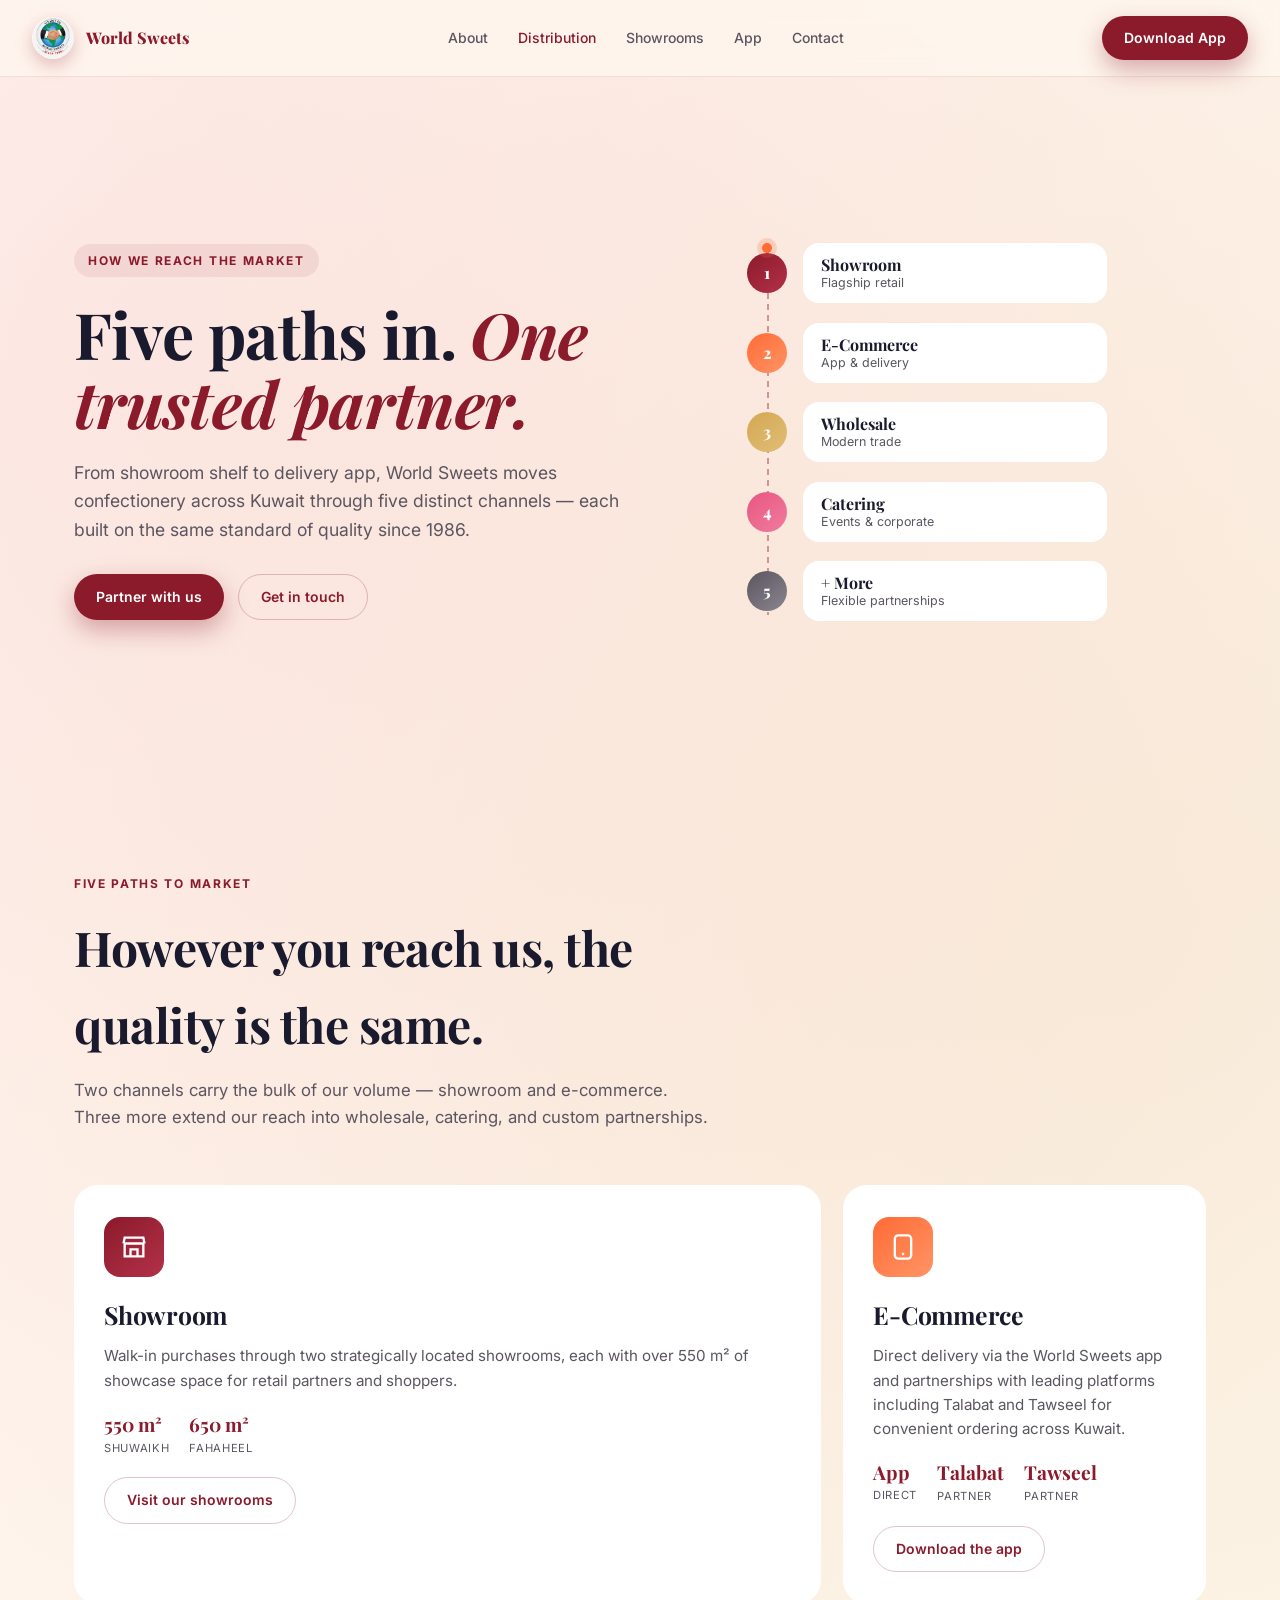
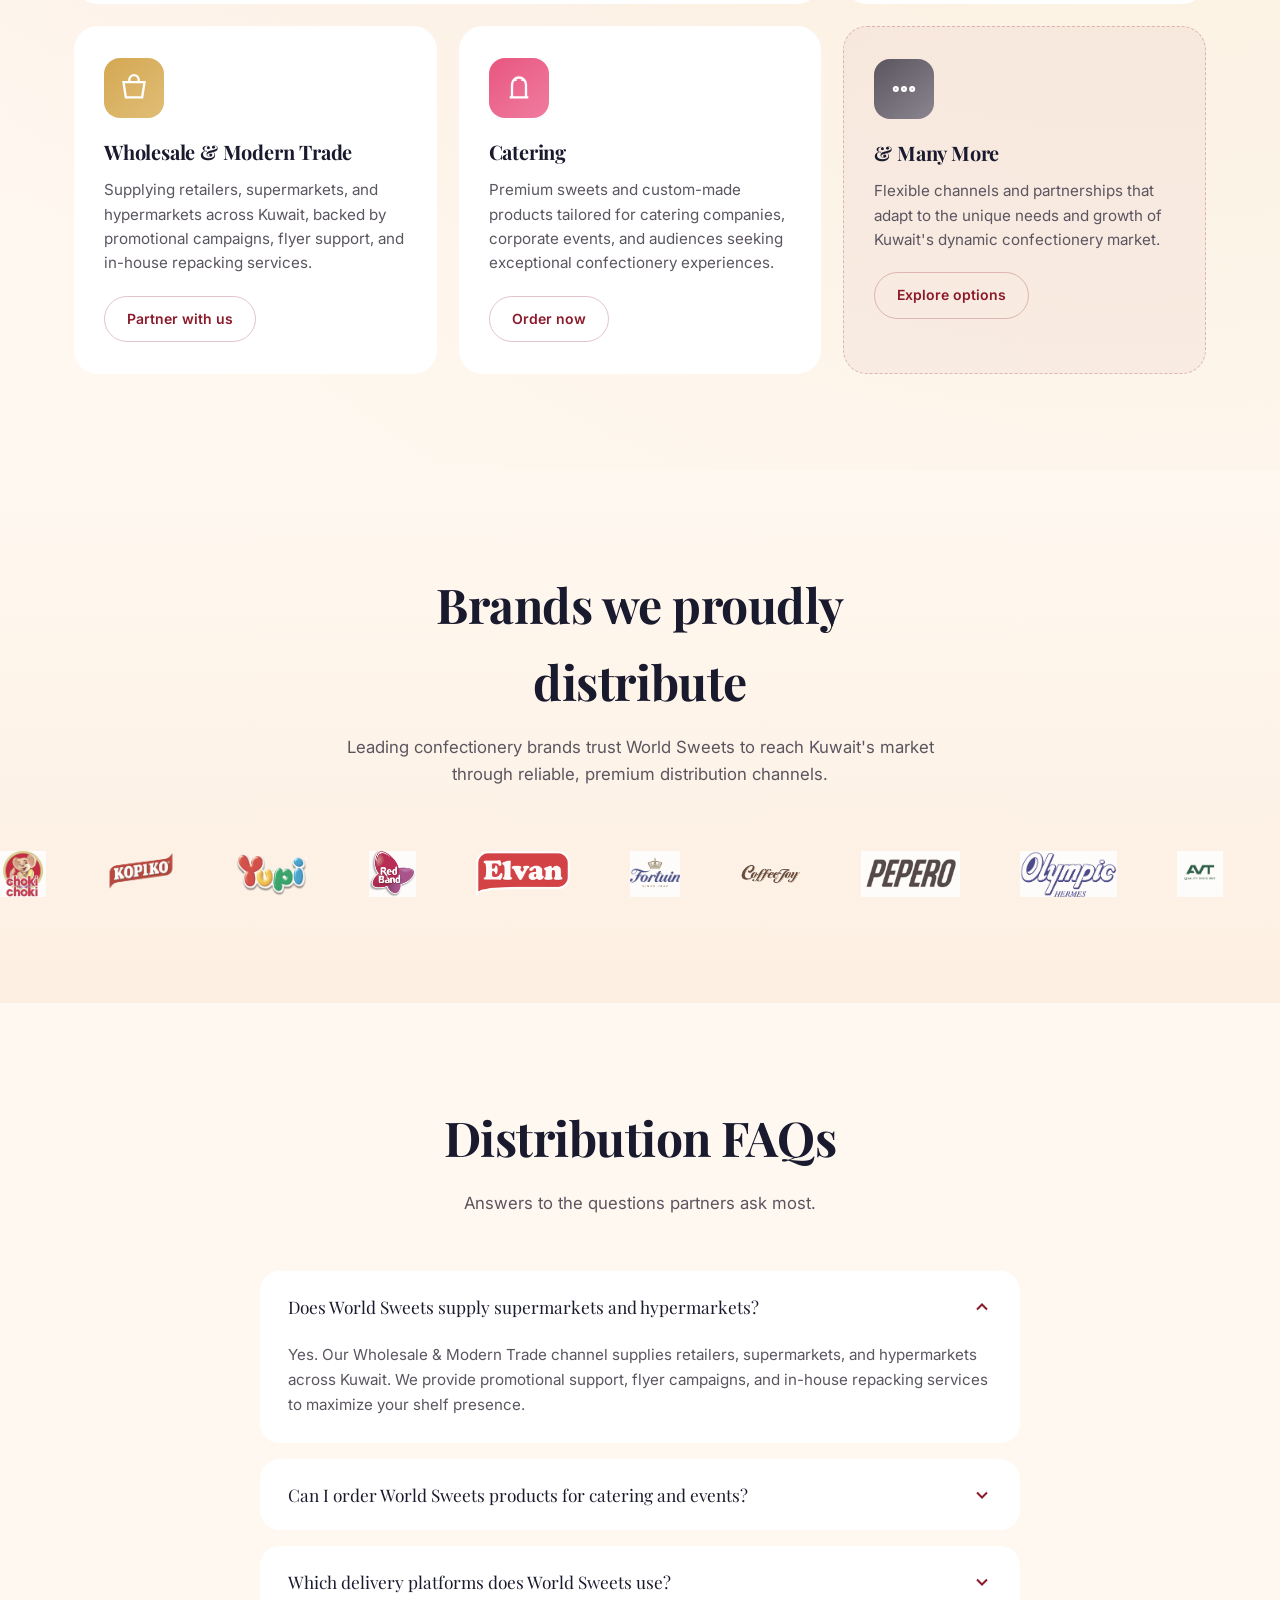
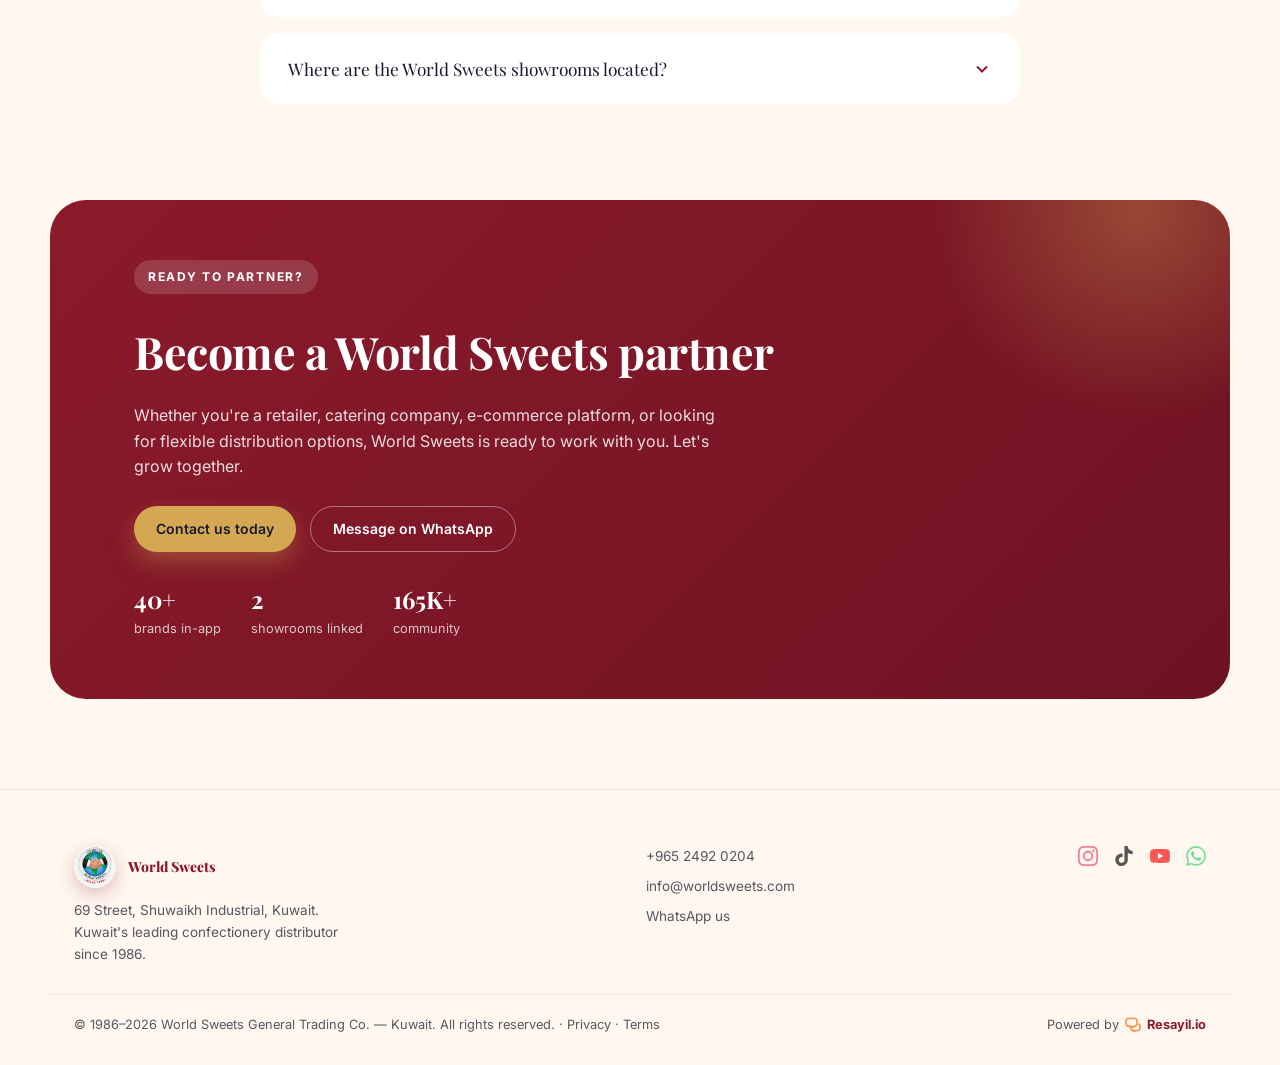
<file: distribution.html>
<!DOCTYPE html>
<html lang="en">
<head>
<meta charset="UTF-8">
<meta name="viewport" content="width=device-width, initial-scale=1.0">
<title>Distribution Channels — World Sweets Kuwait | Showroom, E-Commerce, Wholesale & Catering</title>
<meta name="description" content="Discover World Sweets' five distribution channels: showrooms, e-commerce, catering, wholesale & modern trade, and flexible partnerships across Kuwait since 1986.">
<link rel="canonical" href="https://www.worldsweets.com/distribution.html">
<meta name="theme-color" content="#1A1A2E">
<!-- Open Graph -->
<meta property="og:type" content="website">
<meta property="og:site_name" content="World Sweets Kuwait">
<meta property="og:title" content="Distribution Channels — World Sweets Kuwait">
<meta property="og:description" content="Five distribution channels, one trusted partner. Reach World Sweets through showrooms, e-commerce, catering, wholesale, and flexible partnerships.">
<meta property="og:url" content="https://www.worldsweets.com/distribution.html">
<meta property="og:image" content="https://www.worldsweets.com/images/showrooms/shop-exterior.webp">
<meta property="og:locale" content="en_KW">
<meta name="twitter:card" content="summary_large_image">
<meta name="twitter:title" content="Distribution Channels — World Sweets Kuwait">
<meta name="twitter:description" content="Five distribution channels, one trusted partner. Discover how World Sweets reaches every corner of Kuwait.">
<meta name="twitter:image" content="https://www.worldsweets.com/images/showrooms/shop-exterior.webp">
<link rel="icon" type="image/png" sizes="32x32" href="images/icons/favicon-32.png">
<link rel="icon" type="image/png" sizes="16x16" href="images/icons/favicon-16.png">
<link rel="apple-touch-icon" sizes="180x180" href="images/icons/favicon-180.png">
<link rel="preconnect" href="https://fonts.googleapis.com">
<link rel="preconnect" href="https://fonts.gstatic.com" crossorigin>
<link href="https://fonts.googleapis.com/css2?family=Playfair+Display:wght@600;700;800&family=Inter:wght@400;500;600;700&display=swap" rel="stylesheet">
<script type="application/ld+json">
{
  "@context": "https://schema.org",
  "@type": "Service",
  "name": "Confectionery Distribution",
  "description": "World Sweets distributes premium confectionery brands across Kuwait through five distinct channels: showrooms, e-commerce, catering, wholesale, and flexible partnerships.",
  "provider": {
    "@type": "Organization",
    "name": "World Sweets",
    "legalName": "World Sweets General Trading Co.",
    "url": "https://www.worldsweets.com/",
    "logo": "https://www.worldsweets.com/images/icons/logo.png",
    "foundingDate": "1986",
    "email": "info@worldsweets.com",
    "telephone": "+965 2492 0204",
    "address": {
      "@type": "PostalAddress",
      "streetAddress": "69 Street, Shuwaikh Industrial",
      "addressLocality": "Shuwaikh",
      "addressCountry": "KW"
    },
    "sameAs": [
      "https://www.instagram.com/worldsweetskuwait",
      "https://www.tiktok.com/@worldsweets",
      "https://youtube.com/@worldsweets1986"
    ]
  },
  "serviceType": "Confectionery distribution",
  "areaServed": {
    "@type": "Place",
    "name": "Kuwait"
  },
  "hasOfferCatalog": {
    "@type": "OfferCatalog",
    "name": "World Sweets Distribution Channels",
    "itemListElement": [
      {
        "@type": "Offer",
        "name": "Showroom",
        "description": "Walk-in purchases through two strategically located showrooms with over 550 m² of showcase space each."
      },
      {
        "@type": "Offer",
        "name": "E-Commerce",
        "description": "Direct delivery via the World Sweets app and partners such as Talabat and Tawseel."
      },
      {
        "@type": "Offer",
        "name": "Catering",
        "description": "Premium sweets and custom-made products tailored for catering companies and their audiences."
      },
      {
        "@type": "Offer",
        "name": "Wholesale & Modern Trade",
        "description": "Supplying supermarkets and hypermarkets across Kuwait, backed by promotions and in-house repacking."
      },
      {
        "@type": "Offer",
        "name": "Flexible Partnerships",
        "description": "Adaptable channels and partnerships that grow with Kuwait's dynamic confectionery market."
      }
    ]
  }
}
</script>
<script type="application/ld+json">
{
  "@context": "https://schema.org",
  "@type": "FAQPage",
  "mainEntity": [
    {
      "@type": "Question",
      "name": "Does World Sweets supply supermarkets and hypermarkets?",
      "acceptedAnswer": {
        "@type": "Answer",
        "text": "Yes. Our Wholesale & Modern Trade channel supplies retailers, supermarkets, and hypermarkets across Kuwait. We provide promotional support, flyer campaigns, and in-house repacking services."
      }
    },
    {
      "@type": "Question",
      "name": "Can I order World Sweets products for catering and events?",
      "acceptedAnswer": {
        "@type": "Answer",
        "text": "Absolutely. Our Catering channel offers premium sweets and custom-made products tailored specifically for catering companies, corporate events, and their audiences. Contact us for custom arrangements."
      }
    },
    {
      "@type": "Question",
      "name": "Which delivery platforms does World Sweets use?",
      "acceptedAnswer": {
        "@type": "Answer",
        "text": "We deliver via the World Sweets app (our own platform) and partner with major delivery services including Talabat and Tawseel for convenient e-commerce ordering across Kuwait."
      }
    },
    {
      "@type": "Question",
      "name": "Where are the World Sweets showrooms located?",
      "acceptedAnswer": {
        "@type": "Answer",
        "text": "We operate two flagship showrooms: the Shuwaikh showroom in Kuwait City (550 m²) and the Fahaheel showroom in Southern Kuwait (650 m²). Both are open daily from 9:00 AM to 10:00 PM."
      }
    }
  ]
}
</script>
<style>
  :root{
    --cream:#FFF8F0; --cream-2:#FDEFE2;
    --burgundy:#8B1A2B; --burgundy-d:#6E1322;
    --gold:#D4A853; --pink:#E8567F; --coral:#FF6B35;
    --ink:#1A1A2E; --muted:#5b5560;
    --shadow:30 26 22;
  }
  *{margin:0;padding:0;box-sizing:border-box}
  html{scroll-behavior:smooth}
  body{
    font-family:'Inter',sans-serif;background:var(--cream);color:var(--ink);
    overflow-x:hidden;line-height:1.6;
    background-image:
      radial-gradient(circle at 12% 8%, rgba(232,86,127,.10), transparent 38%),
      radial-gradient(circle at 88% 22%, rgba(212,168,83,.14), transparent 40%);
  }
  h1,h2,h3{font-family:'Playfair Display',serif;letter-spacing:-.01em}
  .wrap{max-width:1180px;margin-inline:auto;padding-inline:24px}
  a{color:inherit;text-decoration:none}

  nav{position:fixed;inset-block-start:0;inset-inline:0;z-index:50;
    display:flex;align-items:center;justify-content:space-between;
    padding:16px 32px;backdrop-filter:blur(12px);
    background:rgba(255,248,240,.7);border-bottom:1px solid rgba(139,26,43,.10);}
  .brand{display:flex;align-items:center;gap:12px;font-family:'Playfair Display';font-weight:800;color:var(--burgundy)}
  .brand img{width:42px;height:42px;border-radius:50%;box-shadow:0 6px 18px rgba(139,26,43,.28)}
  .navlinks{display:flex;gap:30px;font-size:14px;font-weight:500;color:var(--muted)}
  .navlinks a:hover,.navlinks a[aria-current]{color:var(--burgundy)}
  .btn{display:inline-flex;align-items:center;gap:8px;font-weight:600;font-size:14px;
    padding:11px 22px;border-radius:999px;transition:transform .25s cubic-bezier(.2,.8,.2,1),box-shadow .25s;}
  .btn-primary{background:var(--burgundy);color:#fff;box-shadow:0 10px 24px rgba(139,26,43,.35)}
  .btn-primary:hover{transform:translateY(-2px) scale(1.02);box-shadow:0 16px 32px rgba(139,26,43,.45)}
  .btn-primary:active{transform:translateY(1px) scale(.98)}
  .btn-outline{border:1.5px solid rgba(139,26,43,.25);color:var(--burgundy)}
  .btn-outline:hover{background:rgba(139,26,43,.06);transform:translateY(-2px)}
  .btn-outline:active{transform:translateY(1px)}
  .btn-gold{background:var(--gold);color:var(--ink);box-shadow:0 10px 24px rgba(212,168,83,.35)}
  .btn-gold:hover{transform:translateY(-2px) scale(1.02)}
  @media(max-width:760px){.navlinks{display:none}}

  /* ============ HERO — asymmetric, route-diagram companion instead of orbiting badge ============ */
  .hero{position:relative;min-height:86dvh;display:grid;place-items:center;
    perspective:1400px;padding:150px 0 60px;}
  .stage{position:relative;transform-style:preserve-3d;width:100%;display:grid;
    grid-template-columns:1.15fr .85fr;gap:52px;align-items:center}
  @media(max-width:880px){.stage{grid-template-columns:1fr;text-align:center}}
  .eyebrow,.tag{display:inline-flex;align-items:center;gap:8px;font-size:12px;font-weight:700;
    letter-spacing:.14em;text-transform:uppercase;color:var(--burgundy)}
  .eyebrow{background:rgba(139,26,43,.08);padding:7px 14px;border-radius:999px;margin-bottom:22px}
  .tag{margin-bottom:16px}
  .hero h1{font-size:clamp(2.4rem,5.2vw,4rem);line-height:1.08;color:var(--ink)}
  .hero h1 em{font-style:italic;color:var(--burgundy)}
  .hero p{margin:22px 0 30px;color:var(--muted);font-size:1.1rem;max-width:50ch}
  @media(max-width:880px){.hero p{margin-inline:auto}}
  .cta-row{display:flex;gap:14px;flex-wrap:wrap}
  @media(max-width:880px){.cta-row{justify-content:center}}

  /* the route diagram: five channels as a connected supply line */
  .scene{position:relative;min-height:360px;transform-style:preserve-3d;display:flex;align-items:center}
  .route{position:relative;width:100%;max-width:360px;display:flex;flex-direction:column;gap:20px}
  @media(max-width:880px){.route{margin-inline:auto}}
  .route-line{position:absolute;inset-inline-start:20px;inset-block-start:6px;inset-block-end:6px;width:2px;
    background-image:linear-gradient(rgba(139,26,43,.4) 55%, transparent 0);background-size:2px 11px;background-repeat:repeat-y}
  .route-pulse{position:absolute;inset-inline-start:15px;width:10px;height:10px;border-radius:50%;
    background:var(--coral);box-shadow:0 0 0 5px rgba(255,107,53,.22);animation:pulseMove 7s ease-in-out infinite;z-index:2}
  @keyframes pulseMove{0%,100%{inset-block-start:2%}50%{inset-block-start:90%}}
  .route-node{position:relative;z-index:1;display:flex;align-items:center;gap:16px;will-change:transform}
  .route-dot{width:40px;height:40px;border-radius:50%;color:#fff;font-family:'Playfair Display';font-weight:800;
    display:grid;place-items:center;flex-shrink:0;font-size:1rem;box-shadow:0 10px 22px -8px rgba(var(--shadow),.5)}
  .route-card{display:flex;flex-direction:column;line-height:1.25;background:#fff;padding:12px 18px;border-radius:16px;
    box-shadow:0 20px 40px -26px rgba(var(--shadow),.5);flex:1}
  .route-card b{font-family:'Playfair Display';font-size:1rem;color:var(--ink)}
  .route-card span{font-size:.78rem;color:var(--muted)}

  section{padding:96px 0}
  .sec-head{max-width:640px;margin-bottom:54px}
  .sec-head.center{margin-inline:auto;text-align:center}
  .sec-head p{color:var(--muted);margin-top:14px;font-size:1.05rem}
  .sec-head h2{font-size:clamp(2rem,4vw,3rem);color:var(--ink)}

  /* ============ CHANNELS — asymmetric bento, sized by weight not uniform tiles ============ */
  .bento{display:grid;grid-template-columns:repeat(6,1fr);grid-auto-rows:minmax(150px,auto);gap:22px;perspective:1200px}
  .card{position:relative;background:#fff;border-radius:24px;padding:32px 30px;
    transform-style:preserve-3d;transition:transform .2s ease,box-shadow .3s;
    box-shadow:0 24px 50px -30px rgba(var(--shadow),.55);overflow:hidden;display:flex;flex-direction:column}
  .card::before{content:"";position:absolute;inset:0;background:linear-gradient(150deg,rgba(212,168,83,.10),transparent 55%);opacity:0;transition:opacity .3s}
  .card:hover::before{opacity:1}
  .ico{width:60px;height:60px;border-radius:16px;display:grid;place-items:center;margin-bottom:18px;
    transform:translateZ(40px);box-shadow:0 12px 24px -8px rgba(var(--shadow),.4)}
  .ico svg{width:28px;height:28px;stroke:#fff;stroke-width:2;fill:none}
  .card h3{font-size:1.25rem;margin-bottom:10px;transform:translateZ(28px)}
  .card p{color:var(--muted);font-size:.95rem;transform:translateZ(18px)}
  .card .btn{margin-top:20px;transform:translateZ(20px);align-self:flex-start}
  .card-meta{display:flex;gap:20px;margin-top:16px;flex-wrap:wrap;transform:translateZ(18px)}
  .card-meta div{display:flex;flex-direction:column}
  .card-meta b{font-family:'Playfair Display';font-size:1.2rem;color:var(--burgundy)}
  .card-meta span{font-size:.7rem;color:var(--muted);text-transform:uppercase;letter-spacing:.06em}

  .b-showroom{grid-column:span 4;grid-row:span 2}
  .b-showroom h3,.b-ecommerce h3{font-size:1.55rem}
  .b-ecommerce{grid-column:span 2;grid-row:span 2}
  .b-wholesale{grid-column:span 2}
  .b-catering{grid-column:span 2}
  .b-more{grid-column:span 2;background:rgba(139,26,43,.045);border:1.5px dashed rgba(139,26,43,.25);box-shadow:none}
  .b-more:hover::before{opacity:0}
  @media(max-width:880px){
    .bento{grid-template-columns:1fr}
    .b-showroom,.b-ecommerce,.b-wholesale,.b-catering,.b-more{grid-column:auto;grid-row:auto}
  }

  /* ============ BRANDS marquee ============ */
  .brands{background:linear-gradient(180deg,var(--cream),var(--cream-2));overflow:hidden}
  .marquee{display:flex;gap:60px;animation:scroll 32s linear infinite;width:max-content;align-items:center;padding:10px 0}
  .marquee img{height:46px;width:auto;object-fit:contain;filter:grayscale(.2);opacity:.85;transition:.3s}
  .marquee img:hover{filter:none;opacity:1;transform:scale(1.08)}
  @keyframes scroll{to{transform:translateX(-50%)}}

  /* ============ FAQ — real accordion ============ */
  .faq-list{max-width:760px;margin-inline:auto;display:flex;flex-direction:column;gap:16px}
  .faq-item{background:#fff;border-radius:20px;box-shadow:0 20px 44px -32px rgba(var(--shadow),.5);overflow:hidden}
  .faq-q{width:100%;display:flex;align-items:center;justify-content:space-between;gap:18px;
    padding:24px 28px;background:none;border:0;cursor:pointer;text-align:left;
    font-family:'Playfair Display';font-size:1.08rem;color:var(--ink)}
  .faq-q .chev{width:20px;height:20px;stroke:var(--burgundy);stroke-width:2.4;fill:none;flex-shrink:0;transition:transform .3s ease}
  .faq-item[data-open="true"] .chev{transform:rotate(180deg)}
  .faq-a{display:grid;grid-template-rows:0fr;transition:grid-template-rows .35s cubic-bezier(.2,.8,.2,1)}
  .faq-item[data-open="true"] .faq-a{grid-template-rows:1fr}
  .faq-a-inner{overflow:hidden}
  .faq-a-inner p{color:var(--muted);font-size:.95rem;line-height:1.65;padding:0 28px 26px}

  /* ============ closing CTA ============ */
  .appcta{background:linear-gradient(135deg,var(--burgundy),var(--burgundy-d));color:#fff;border-radius:36px;
    margin:0 24px 90px;max-width:1180px;margin-inline:auto;padding:60px;position:relative;overflow:hidden;perspective:1000px}
  .appcta::after{content:"";position:absolute;inset-block-start:-40%;inset-inline-end:-10%;width:420px;height:420px;
    background:radial-gradient(circle,rgba(212,168,83,.35),transparent 70%)}
  .appcta .eyebrow{background:rgba(255,255,255,.15);color:#fff}
  .appcta .wrap{position:relative;z-index:1}
  .appcta h2{font-size:clamp(1.8rem,4vw,2.8rem);color:#fff}
  .appcta p{color:rgba(255,255,255,.85);margin:16px 0 26px;max-width:60ch}
  .flagship-stats{display:flex;gap:30px;margin-top:28px;flex-wrap:wrap}
  .flagship-stats div{display:flex;flex-direction:column}
  .flagship-stats b{font-family:'Playfair Display';font-size:1.5rem}
  .flagship-stats span{font-size:.8rem;color:rgba(255,255,255,.75)}

  .companion{position:fixed;inset-block-end:26px;inset-inline-end:26px;z-index:60;display:flex;align-items:center;gap:12px;
    background:#fff;padding:10px 20px 10px 10px;border-radius:999px;box-shadow:0 20px 40px -18px rgba(var(--shadow),.5);
    opacity:0;visibility:hidden;transform:translateY(16px);transition:opacity .35s ease,transform .35s ease,visibility .35s;}
  .companion.show{opacity:1;visibility:visible;transform:none}
  .companion:hover{transform:translateY(-3px)}
  .companion.show:hover{transform:translateY(-3px)}
  .companion img{width:38px;height:38px;border-radius:50%;box-shadow:0 6px 14px rgba(139,26,43,.28)}
  .companion .txt{display:flex;flex-direction:column;line-height:1.2}
  .companion .txt b{font-size:.85rem;color:var(--ink)}
  .companion .txt span{font-size:.72rem;color:var(--muted)}
  @media(max-width:520px){.companion .txt span{display:none}}

  footer{padding:56px 24px 30px;color:var(--muted);font-size:14px;border-top:1px solid rgba(139,26,43,.1)}
  .footer-grid{display:flex;flex-wrap:wrap;gap:32px;justify-content:space-between;align-items:flex-start;padding-bottom:28px}
  .f-brand .brand{margin-bottom:12px}
  .f-brand p{font-size:.85rem;max-width:32ch}
  .f-contact{display:flex;flex-direction:column;gap:8px;font-size:.85rem}
  .f-contact a:hover{color:var(--burgundy)}
  .f-social{display:flex;gap:16px;align-items:center}
  .f-social img{opacity:.65;transition:.25s}
  .f-social a:hover img{opacity:1;transform:translateY(-2px)}
  .f-bottom{display:flex;flex-wrap:wrap;gap:14px;justify-content:space-between;align-items:center;
    border-top:1px solid rgba(139,26,43,.08);padding-top:20px;font-size:.8rem}
  .powered{display:inline-flex;align-items:center;gap:6px;color:var(--muted)}
  .powered img{width:16px;height:16px;border-radius:4px}
  .powered strong{color:var(--burgundy)}

  .reveal{opacity:0;transform:translateY(28px);transition:opacity .7s ease,transform .7s cubic-bezier(.2,.8,.2,1)}
  .reveal.in{opacity:1;transform:none}
  @media(prefers-reduced-motion:reduce){*{animation:none!important;transition:none!important}.reveal{opacity:1;transform:none}}
</style>
</head>
<body>
<nav>
  <a class="brand" href="index.html"><img src="images/icons/logo.png" alt="World Sweets logo">World Sweets</a>
  <div class="navlinks">
    <a href="about.html">About</a>
    <a href="distribution.html" aria-current="page">Distribution</a>
    <a href="showrooms.html">Showrooms</a>
    <a href="app.html">App</a>
    <a href="contact.html">Contact</a>
  </div>
  <a class="btn btn-primary" href="app.html">Download App</a>
</nav>

<header class="hero" id="hero">
  <div class="wrap stage" id="stage">
    <div class="reveal">
      <span class="eyebrow">How we reach the market</span>
      <h1>Five paths in. <em>One trusted partner.</em></h1>
      <p>From showroom shelf to delivery app, World Sweets moves confectionery across Kuwait through five distinct channels — each built on the same standard of quality since 1986.</p>
      <div class="cta-row">
        <a class="btn btn-primary" href="https://wa.me/96524920204" target="_blank" rel="noopener">Partner with us</a>
        <a class="btn btn-outline" href="contact.html">Get in touch</a>
      </div>
    </div>
    <div class="scene" id="scene">
      <div class="route">
        <div class="route-line"></div>
        <div class="route-pulse"></div>
        <div class="route-node" style="transform:translateZ(15px)">
          <span class="route-dot" style="background:linear-gradient(140deg,var(--burgundy),#b33148)">1</span>
          <span class="route-card"><b>Showroom</b><span>Flagship retail</span></span>
        </div>
        <div class="route-node" style="transform:translateZ(35px)">
          <span class="route-dot" style="background:linear-gradient(140deg,var(--coral),#ff9466)">2</span>
          <span class="route-card"><b>E-Commerce</b><span>App &amp; delivery</span></span>
        </div>
        <div class="route-node" style="transform:translateZ(55px)">
          <span class="route-dot" style="background:linear-gradient(140deg,var(--gold),#e0bd76)">3</span>
          <span class="route-card"><b>Wholesale</b><span>Modern trade</span></span>
        </div>
        <div class="route-node" style="transform:translateZ(75px)">
          <span class="route-dot" style="background:linear-gradient(140deg,var(--pink),#f07ca0)">4</span>
          <span class="route-card"><b>Catering</b><span>Events &amp; corporate</span></span>
        </div>
        <div class="route-node" style="transform:translateZ(95px)">
          <span class="route-dot" style="background:linear-gradient(140deg,#5b5560,#8b8590)">5</span>
          <span class="route-card"><b>+ More</b><span>Flexible partnerships</span></span>
        </div>
      </div>
    </div>
  </div>
</header>

<!-- five channels — asymmetric bento, weighted by scale of business -->
<section class="wrap" id="channels">
  <div class="sec-head reveal">
    <span class="tag">Five paths to market</span>
    <h2>However you reach us, the quality is the same.</h2>
    <p>Two channels carry the bulk of our volume — showroom and e-commerce. Three more extend our reach into wholesale, catering, and custom partnerships.</p>
  </div>
  <div class="bento">
    <div class="card b-showroom reveal">
      <div class="ico" style="background:linear-gradient(140deg,var(--burgundy),#b33148)"><svg viewBox="0 0 24 24"><path d="M3 9l1-5h16l1 5M4 9h16v11H4zM9 20v-6h6v6"/></svg></div>
      <h3>Showroom</h3>
      <p>Walk-in purchases through two strategically located showrooms, each with over 550 m² of showcase space for retail partners and shoppers.</p>
      <div class="card-meta">
        <div><b>550 m²</b><span>Shuwaikh</span></div>
        <div><b>650 m²</b><span>Fahaheel</span></div>
      </div>
      <a class="btn btn-outline" href="showrooms.html">Visit our showrooms</a>
    </div>
    <div class="card b-ecommerce reveal">
      <div class="ico" style="background:linear-gradient(140deg,var(--coral),#ff9466)"><svg viewBox="0 0 24 24"><rect x="5" y="2" width="14" height="20" rx="3"/><path d="M11 18h2"/></svg></div>
      <h3>E-Commerce</h3>
      <p>Direct delivery via the World Sweets app and partnerships with leading platforms including Talabat and Tawseel for convenient ordering across Kuwait.</p>
      <div class="card-meta">
        <div><b>App</b><span>Direct</span></div>
        <div><b>Talabat</b><span>Partner</span></div>
        <div><b>Tawseel</b><span>Partner</span></div>
      </div>
      <a class="btn btn-outline" href="app.html">Download the app</a>
    </div>
    <div class="card b-wholesale reveal">
      <div class="ico" style="background:linear-gradient(140deg,var(--gold),#e0bd76)"><svg viewBox="0 0 24 24"><path d="M3 7h18l-2 13H5L3 7zM8 7V5a4 4 0 0 1 8 0v2"/></svg></div>
      <h3>Wholesale &amp; Modern Trade</h3>
      <p>Supplying retailers, supermarkets, and hypermarkets across Kuwait, backed by promotional campaigns, flyer support, and in-house repacking services.</p>
      <a class="btn btn-outline" href="https://wa.me/96524920204" target="_blank" rel="noopener">Partner with us</a>
    </div>
    <div class="card b-catering reveal">
      <div class="ico" style="background:linear-gradient(140deg,var(--pink),#f07ca0)"><svg viewBox="0 0 24 24"><path d="M4 20h16M6 20V9a6 6 0 0 1 12 0v11M9 6V4M15 6V4"/></svg></div>
      <h3>Catering</h3>
      <p>Premium sweets and custom-made products tailored for catering companies, corporate events, and audiences seeking exceptional confectionery experiences.</p>
      <a class="btn btn-outline" href="https://wa.me/96524920204" target="_blank" rel="noopener">Order now</a>
    </div>
    <div class="card b-more reveal">
      <div class="ico" style="background:linear-gradient(140deg,#5b5560,#8b8590)"><svg viewBox="0 0 24 24"><circle cx="5" cy="12" r="1.6"/><circle cx="12" cy="12" r="1.6"/><circle cx="19" cy="12" r="1.6"/></svg></div>
      <h3>&amp; Many More</h3>
      <p>Flexible channels and partnerships that adapt to the unique needs and growth of Kuwait's dynamic confectionery market.</p>
      <a class="btn btn-outline" href="contact.html">Explore options</a>
    </div>
  </div>
</section>

<!-- brands portfolio -->
<section class="brands">
  <div class="wrap sec-head center reveal">
    <h2>Brands we proudly distribute</h2>
    <p>Leading confectionery brands trust World Sweets to reach Kuwait's market through reliable, premium distribution channels.</p>
  </div>
  <div class="marquee" id="brand-marquee"></div>
</section>

<!-- FAQ — real accordion -->
<section class="wrap">
  <div class="sec-head center reveal">
    <h2>Distribution FAQs</h2>
    <p>Answers to the questions partners ask most.</p>
  </div>
  <div class="faq-list">
    <div class="faq-item reveal" data-open="true">
      <button class="faq-q" aria-expanded="true">
        <span>Does World Sweets supply supermarkets and hypermarkets?</span>
        <svg class="chev" viewBox="0 0 24 24"><path d="M6 9l6 6 6-6"/></svg>
      </button>
      <div class="faq-a"><div class="faq-a-inner"><p>Yes. Our Wholesale &amp; Modern Trade channel supplies retailers, supermarkets, and hypermarkets across Kuwait. We provide promotional support, flyer campaigns, and in-house repacking services to maximize your shelf presence.</p></div></div>
    </div>
    <div class="faq-item reveal">
      <button class="faq-q" aria-expanded="false">
        <span>Can I order World Sweets products for catering and events?</span>
        <svg class="chev" viewBox="0 0 24 24"><path d="M6 9l6 6 6-6"/></svg>
      </button>
      <div class="faq-a"><div class="faq-a-inner"><p>Absolutely. Our Catering channel offers premium sweets and custom-made products tailored specifically for catering companies, corporate events, and their audiences. Contact us to discuss your custom arrangements.</p></div></div>
    </div>
    <div class="faq-item reveal">
      <button class="faq-q" aria-expanded="false">
        <span>Which delivery platforms does World Sweets use?</span>
        <svg class="chev" viewBox="0 0 24 24"><path d="M6 9l6 6 6-6"/></svg>
      </button>
      <div class="faq-a"><div class="faq-a-inner"><p>We deliver via the World Sweets app (our own platform) and partner with major delivery services including Talabat and Tawseel for convenient e-commerce ordering across Kuwait with fast, reliable delivery.</p></div></div>
    </div>
    <div class="faq-item reveal">
      <button class="faq-q" aria-expanded="false">
        <span>Where are the World Sweets showrooms located?</span>
        <svg class="chev" viewBox="0 0 24 24"><path d="M6 9l6 6 6-6"/></svg>
      </button>
      <div class="faq-a"><div class="faq-a-inner"><p>We operate two flagship showrooms: the Shuwaikh showroom in Kuwait City (550 m²) and the Fahaheel showroom in Southern Kuwait (650 m²). Both are open daily from 9:00 AM to 10:00 PM. Visit us to browse our full range.</p></div></div>
    </div>
  </div>
</section>

<!-- closing CTA -->
<section id="app" class="appcta reveal">
  <div class="wrap">
    <span class="eyebrow">Ready to partner?</span>
    <h2>Become a World Sweets partner</h2>
    <p>Whether you're a retailer, catering company, e-commerce platform, or looking for flexible distribution options, World Sweets is ready to work with you. Let's grow together.</p>
    <div class="cta-row">
      <a class="btn btn-gold" href="contact.html">Contact us today</a>
      <a class="btn btn-outline" href="https://wa.me/96524920204" target="_blank" rel="noopener" style="color:#fff;border-color:rgba(255,255,255,.4)">Message on WhatsApp</a>
    </div>
    <div class="flagship-stats">
      <div><b>40+</b><span>brands in-app</span></div>
      <div><b>2</b><span>showrooms linked</span></div>
      <div><b>165K+</b><span>community</span></div>
    </div>
  </div>
</section>

<footer id="footer">
  <div class="wrap footer-grid">
    <div class="f-brand">
      <a class="brand" href="index.html"><img src="images/icons/logo.png" alt="World Sweets logo">World Sweets</a>
      <p>69 Street, Shuwaikh Industrial, Kuwait. Kuwait's leading confectionery distributor since 1986.</p>
    </div>
    <div class="f-contact">
      <a href="tel:+96524920204">+965 2492 0204</a>
      <a href="mailto:info@worldsweets.com">info@worldsweets.com</a>
      <a href="https://wa.me/96524920204" target="_blank" rel="noopener">WhatsApp us</a>
    </div>
    <div class="f-social">
      <a href="https://www.instagram.com/worldsweetskuwait" target="_blank" rel="noopener" aria-label="Instagram"><img src="images/social/instagram.svg" alt="" width="20" height="20"></a>
      <a href="https://www.tiktok.com/@worldsweets" target="_blank" rel="noopener" aria-label="TikTok"><img src="images/social/tiktok.svg" alt="" width="20" height="20"></a>
      <a href="https://youtube.com/@worldsweets1986" target="_blank" rel="noopener" aria-label="YouTube"><img src="images/social/youtube.svg" alt="" width="20" height="20"></a>
      <a href="https://wa.me/96524920204" target="_blank" rel="noopener" aria-label="WhatsApp"><img src="images/social/whatsapp.svg" alt="" width="20" height="20"></a>
    </div>
  </div>
  <div class="wrap f-bottom">
    <span>© 1986–2026 World Sweets General Trading Co. — Kuwait. All rights reserved. · <a href="privacy.html">Privacy</a> · <a href="terms.html">Terms</a></span>
    <a class="powered" href="https://resayil.io" target="_blank" rel="noopener">Powered by <img src="images/icons/resayil-icon.png" alt=""> <strong>Resayil.io</strong></a>
  </div>
</footer>

<a class="companion" id="app-companion" href="app.html" aria-label="Get the World Sweets app">
  <img src="images/icons/logo.png" alt="">
  <span class="txt"><b>Get the app</b><span>Browse in-app</span></span>
</a>

<script>
  // brand marquee — real 14-brand list, duplicated for a seamless loop
  const brands=[
    {slug:'choki',ext:'webp',alt:'Choki Choki'},
    {slug:'kopiko',ext:'webp',alt:'Kopiko'},
    {slug:'yupi',ext:'png',alt:'Yupi'},
    {slug:'red-band',ext:'webp',alt:'Red Band'},
    {slug:'elvan',ext:'png',alt:'Elvan'},
    {slug:'fortuin',ext:'png',alt:'Fortuin'},
    {slug:'coffee-joy',ext:'png',alt:'Coffee Joy'},
    {slug:'pepero',ext:'jpg',alt:'Pepero'},
    {slug:'oly',ext:'png',alt:'Oly'},
    {slug:'avt',ext:'png',alt:'AVT'},
    {slug:'rollana',ext:'jpg',alt:'Rollana'},
    {slug:'sadia',ext:'jpg',alt:'Sadia'},
    {slug:'sourpunk',ext:'png',alt:'Sour Punk'},
    {slug:'eg',ext:'jpg',alt:'E and G'}
  ];
  const marqueeEl=document.getElementById('brand-marquee');
  marqueeEl.innerHTML=[...brands,...brands].map(b=>`<img src="images/brands/${b.slug}.${b.ext}" alt="${b.alt}" loading="lazy">`).join('');

  // scroll reveal
  const io=new IntersectionObserver((es)=>es.forEach(e=>{if(e.isIntersecting){e.target.classList.add('in');io.unobserve(e.target)}}),{threshold:.15});
  document.querySelectorAll('.reveal').forEach(el=>io.observe(el));

  const reduce=matchMedia('(prefers-reduced-motion:reduce)').matches;

  // hero parallax tilt (pointer) on the route diagram
  const scene=document.getElementById('scene');
  if(scene&&!reduce){
    window.addEventListener('pointermove',e=>{
      const x=(e.clientX/innerWidth-.5),y=(e.clientY/innerHeight-.5);
      scene.style.transform=`rotateY(${x*10}deg) rotateX(${-y*10}deg)`;
      scene.style.transition='transform .2s ease-out';
    });
  }

  // 3D tilt for the bento channel cards
  if(!reduce)document.querySelectorAll('.card').forEach(card=>{
    card.addEventListener('pointermove',e=>{
      const r=card.getBoundingClientRect();
      const x=(e.clientX-r.left)/r.width-.5,y=(e.clientY-r.top)/r.height-.5;
      card.style.transform=`rotateY(${x*8}deg) rotateX(${-y*8}deg) translateY(-4px)`;
    });
    card.addEventListener('pointerleave',()=>card.style.transform='');
  });

  // FAQ accordion — single-open, real expand/collapse
  document.querySelectorAll('.faq-q').forEach(btn=>{
    btn.addEventListener('click',()=>{
      const item=btn.closest('.faq-item');
      const isOpen=item.getAttribute('data-open')==='true';
      document.querySelectorAll('.faq-item').forEach(i=>{
        i.setAttribute('data-open','false');
        i.querySelector('.faq-q').setAttribute('aria-expanded','false');
      });
      if(!isOpen){
        item.setAttribute('data-open','true');
        btn.setAttribute('aria-expanded','true');
      }
    });
  });

  // sticky "Get the app" companion pill — show after hero, hide once closing CTA is in view
  const companion=document.getElementById('app-companion');
  const heroEl=document.getElementById('hero');
  const appctaEl=document.getElementById('app');
  function updateCompanion(){
    const heroRect=heroEl.getBoundingClientRect();
    const appctaRect=appctaEl.getBoundingClientRect();
    const pastHero=heroRect.bottom<0;
    const appctaInView=appctaRect.top<innerHeight&&appctaRect.bottom>0;
    companion.classList.toggle('show',pastHero&&!appctaInView);
  }
  window.addEventListener('scroll',updateCompanion,{passive:true});
  window.addEventListener('resize',updateCompanion);
  updateCompanion();
</script>
</body>
</html>
</file>
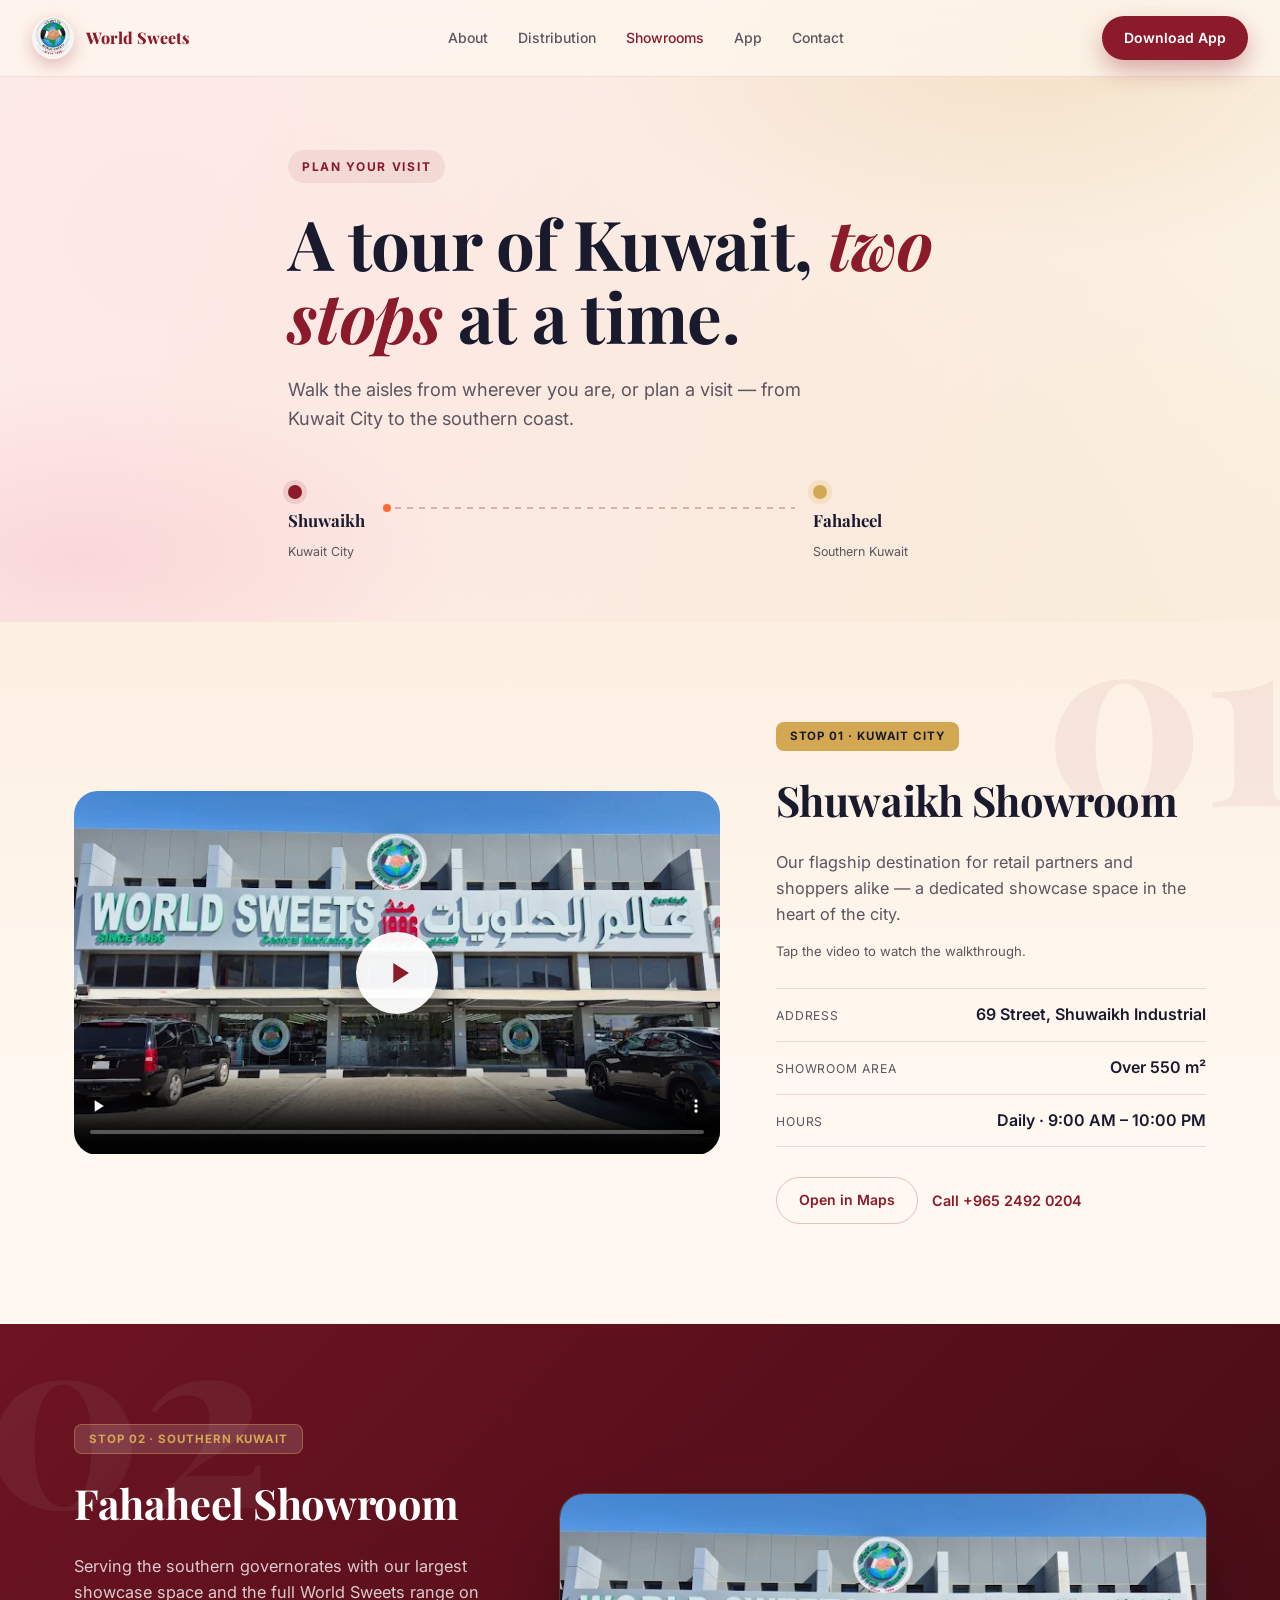
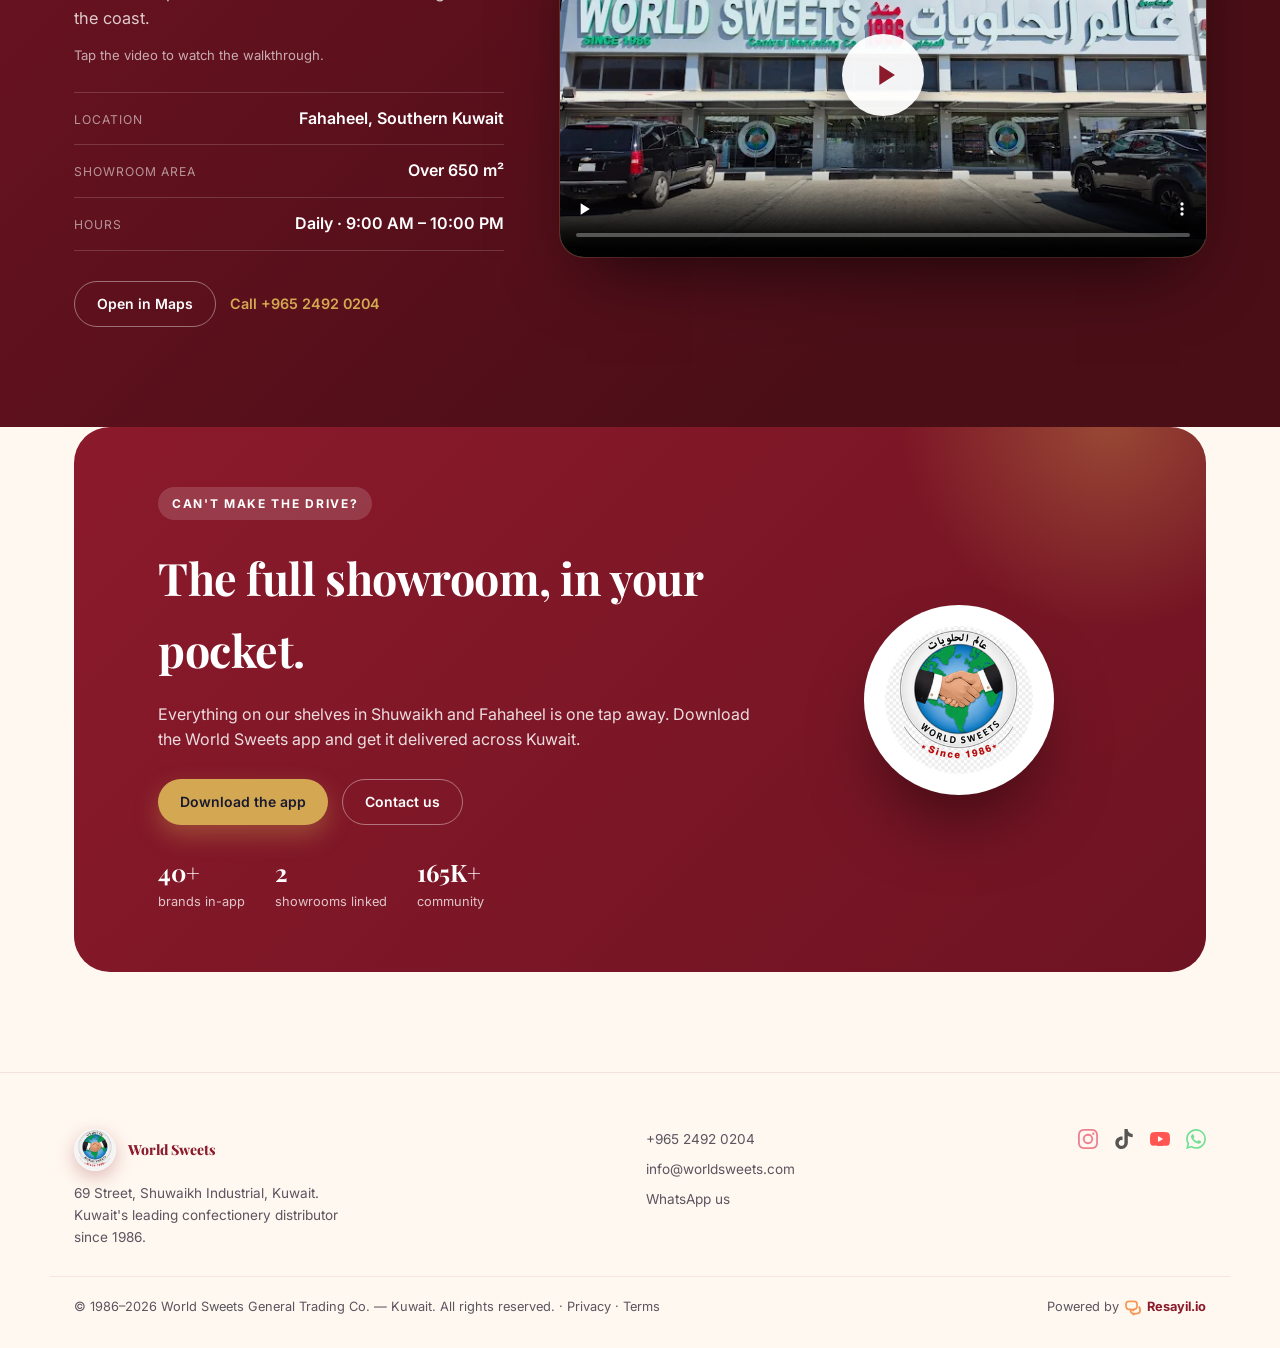
<file: showrooms.html>
<!DOCTYPE html>
<html lang="en">
<head>
<meta charset="UTF-8">
<meta name="viewport" content="width=device-width, initial-scale=1.0">
<title>Our Showrooms — World Sweets Kuwait | Shuwaikh &amp; Fahaheel</title>
<meta name="description" content="Visit World Sweets' two flagship showrooms in Kuwait — Shuwaikh (550 m²) in Kuwait City and Fahaheel (650 m²) in Southern Kuwait. Take a video tour and get directions.">
<link rel="canonical" href="https://www.worldsweets.com/showrooms.html">
<meta name="theme-color" content="#1A1A2E">
<!-- Open Graph -->
<meta property="og:type" content="website">
<meta property="og:site_name" content="World Sweets Kuwait">
<meta property="og:title" content="Our Showrooms — World Sweets Kuwait | Shuwaikh &amp; Fahaheel">
<meta property="og:description" content="Visit World Sweets' two flagship showrooms in Kuwait — Shuwaikh (550 m²) in Kuwait City and Fahaheel (650 m²) in Southern Kuwait. Take a video tour and get directions.">
<meta property="og:url" content="https://www.worldsweets.com/showrooms.html">
<meta property="og:image" content="https://www.worldsweets.com/images/showrooms/shop-exterior.webp">
<meta property="og:locale" content="en_KW">
<meta name="twitter:card" content="summary_large_image">
<meta name="twitter:title" content="Our Showrooms — World Sweets Kuwait | Shuwaikh &amp; Fahaheel">
<meta name="twitter:description" content="Visit World Sweets' two flagship showrooms in Kuwait — Shuwaikh (550 m²) in Kuwait City and Fahaheel (650 m²) in Southern Kuwait. Take a video tour and get directions.">
<meta name="twitter:image" content="https://www.worldsweets.com/images/showrooms/shop-exterior.webp">
<link rel="icon" type="image/png" sizes="32x32" href="images/icons/favicon-32.png">
<link rel="icon" type="image/png" sizes="16x16" href="images/icons/favicon-16.png">
<link rel="apple-touch-icon" sizes="180x180" href="images/icons/favicon-180.png">
<link rel="preconnect" href="https://fonts.googleapis.com">
<link rel="preconnect" href="https://fonts.gstatic.com" crossorigin>
<link href="https://fonts.googleapis.com/css2?family=Playfair+Display:wght@600;700;800&family=Inter:wght@400;500;600;700&display=swap" rel="stylesheet">
<script type="application/ld+json">
{
  "@context": "https://schema.org",
  "@type": "LocalBusiness",
  "@id": "https://www.worldsweets.com/showrooms.html#shuwaikh",
  "name": "World Sweets — Shuwaikh Showroom",
  "image": "https://www.worldsweets.com/images/showrooms/shop-exterior.webp",
  "url": "https://www.worldsweets.com/showrooms.html",
  "telephone": "+965 2492 0204",
  "address": {
    "@type": "PostalAddress",
    "streetAddress": "69 Street, Shuwaikh Industrial",
    "addressLocality": "Shuwaikh",
    "addressRegion": "Kuwait City",
    "addressCountry": "KW"
  },
  "areaServed": "Kuwait City",
  "hasMap": "https://maps.app.goo.gl/JJyNGuVDmwmfUHDL9",
  "parentOrganization": {
    "@type": "Organization",
    "@id": "https://www.worldsweets.com/#organization",
    "name": "World Sweets",
    "url": "https://www.worldsweets.com/"
  }
}
</script>
<script type="application/ld+json">
{
  "@context": "https://schema.org",
  "@type": "LocalBusiness",
  "@id": "https://www.worldsweets.com/showrooms.html#fahaheel",
  "name": "World Sweets — Fahaheel Showroom",
  "image": "https://www.worldsweets.com/images/showrooms/shop-exterior.webp",
  "url": "https://www.worldsweets.com/showrooms.html",
  "telephone": "+965 2492 0204",
  "address": {
    "@type": "PostalAddress",
    "addressLocality": "Fahaheel",
    "addressRegion": "Southern Kuwait",
    "addressCountry": "KW"
  },
  "areaServed": "Southern Kuwait",
  "hasMap": "https://maps.app.goo.gl/7aEmgM1BftRYwrcG6",
  "parentOrganization": {
    "@type": "Organization",
    "@id": "https://www.worldsweets.com/#organization",
    "name": "World Sweets",
    "url": "https://www.worldsweets.com/"
  }
}
</script>
<style>
  :root{
    --cream:#FFF8F0; --cream-2:#FDEFE2;
    --burgundy:#8B1A2B; --burgundy-d:#6E1322;
    --gold:#D4A853; --pink:#E8567F; --coral:#FF6B35;
    --ink:#1A1A2E; --muted:#5b5560;
    --shadow:30 26 22;
  }
  *{margin:0;padding:0;box-sizing:border-box}
  html{scroll-behavior:smooth}
  body{
    font-family:'Inter',sans-serif;background:var(--cream);color:var(--ink);
    overflow-x:hidden;line-height:1.6;
    background-image:
      radial-gradient(circle at 12% 8%, rgba(232,86,127,.10), transparent 38%),
      radial-gradient(circle at 88% 22%, rgba(212,168,83,.14), transparent 40%);
  }
  h1,h2,h3{font-family:'Playfair Display',serif;letter-spacing:-.01em}
  .wrap{max-width:1180px;margin-inline:auto;padding-inline:24px}
  a{color:inherit;text-decoration:none}

  /* NAV — shared site vocabulary */
  nav{position:fixed;inset-block-start:0;inset-inline:0;z-index:50;
    display:flex;align-items:center;justify-content:space-between;
    padding:16px 32px;backdrop-filter:blur(12px);
    background:rgba(255,248,240,.7);border-bottom:1px solid rgba(139,26,43,.10);}
  .brand{display:flex;align-items:center;gap:12px;font-family:'Playfair Display';font-weight:800;color:var(--burgundy)}
  .brand img{width:42px;height:42px;border-radius:50%;box-shadow:0 6px 18px rgba(139,26,43,.28)}
  .navlinks{display:flex;gap:30px;font-size:14px;font-weight:500;color:var(--muted)}
  .navlinks a:hover,.navlinks a[aria-current]{color:var(--burgundy)}
  .btn{display:inline-flex;align-items:center;gap:8px;font-weight:600;font-size:14px;
    padding:11px 22px;border-radius:999px;transition:transform .25s cubic-bezier(.2,.8,.2,1),box-shadow .25s;white-space:nowrap}
  .btn-primary{background:var(--burgundy);color:#fff;box-shadow:0 10px 24px rgba(139,26,43,.35)}
  .btn-primary:hover{transform:translateY(-2px) scale(1.02);box-shadow:0 16px 32px rgba(139,26,43,.45)}
  .btn-primary:active{transform:translateY(1px) scale(.98)}
  .btn-outline{border:1.5px solid rgba(139,26,43,.25);color:var(--burgundy)}
  .btn-outline:hover{background:rgba(139,26,43,.06);transform:translateY(-2px)}
  .btn-outline:active{transform:translateY(0) scale(.98)}
  .btn-outline.on-dark{border-color:rgba(255,255,255,.4);color:#fff}
  .btn-outline.on-dark:hover{background:rgba(255,255,255,.12)}
  .btn-gold{background:var(--gold);color:var(--ink);box-shadow:0 10px 24px rgba(212,168,83,.35)}
  .btn-gold:hover{transform:translateY(-2px) scale(1.02)}
  @media(max-width:760px){.navlinks{display:none}}

  section{padding:100px 0}

  /* ============ TOUR HERO — typographic + wayfinding, no floating badge ============ */
  .tour-hero{position:relative;min-height:62dvh;display:flex;align-items:center;
    padding:150px 0 60px;overflow:hidden}
  .tour-hero .wrap{position:relative;z-index:1}
  .tour-hero::before{content:"";position:absolute;inset:0;z-index:0;
    background:
      radial-gradient(ellipse 60% 55% at 82% 8%, rgba(212,168,83,.20), transparent 60%),
      radial-gradient(ellipse 50% 50% at 6% 90%, rgba(232,86,127,.14), transparent 60%);}
  .th-kicker{display:inline-flex;align-items:center;gap:8px;font-size:12px;font-weight:700;
    letter-spacing:.14em;text-transform:uppercase;color:var(--burgundy);
    background:rgba(139,26,43,.08);padding:7px 14px;border-radius:999px;margin-bottom:24px}
  .tour-hero h1{font-size:clamp(2.5rem,5.6vw,4.3rem);line-height:1.06;max-width:16ch;color:var(--ink)}
  .tour-hero h1 em{font-style:italic;color:var(--burgundy)}
  .tour-hero p{margin:22px 0 0;color:var(--muted);font-size:1.14rem;max-width:52ch}

  /* route / wayfinding strip — the page's own visual signature */
  .route{display:flex;align-items:center;margin-top:52px;max-width:620px}
  .route-stop{display:flex;flex-direction:column;gap:6px;flex:none;position:relative}
  .route-dot{width:14px;height:14px;border-radius:50%;background:var(--burgundy);
    box-shadow:0 0 0 5px rgba(139,26,43,.12);transition:transform .2s,box-shadow .2s}
  .route-stop:nth-child(3) .route-dot{background:var(--gold);box-shadow:0 0 0 5px rgba(212,168,83,.18)}
  .route-stop a{display:flex;flex-direction:column;gap:8px}
  .route-stop a:hover .route-dot{transform:scale(1.25)}
  .route-name{font-family:'Playfair Display';font-weight:700;font-size:1.05rem;color:var(--ink)}
  .route-city{font-size:.78rem;color:var(--muted)}
  .route-line{flex:1 1 auto;height:2px;margin:0 18px;position:relative;top:-16px;
    background:repeating-linear-gradient(90deg,rgba(139,26,43,.28) 0 6px,transparent 6px 12px)}
  .route-line::after{content:"";position:absolute;inset-block-start:-3px;width:8px;height:8px;border-radius:50%;
    background:var(--coral);animation:travel 4.5s ease-in-out infinite}
  @keyframes travel{0%,100%{inset-inline-start:0}50%{inset-inline-start:calc(100% - 8px)}}
  @media(max-width:620px){.route{flex-wrap:wrap;row-gap:22px;column-gap:36px}.route-line{flex-basis:100%;order:3;margin:6px 0 0}}

  /* ============ SPOTLIGHT — two full-bleed, color-inverted tour stops ============ */
  .spotlight{position:relative;overflow:hidden}
  .spotlight-inner{display:grid;grid-template-columns:1.2fr .8fr;gap:56px;align-items:center}
  .spotlight.flip .spotlight-inner{grid-template-columns:.8fr 1.2fr}
  @media(max-width:900px){
    .spotlight-inner,.spotlight.flip .spotlight-inner{grid-template-columns:1fr}
    .spotlight.flip .sr-video{order:-1}
  }

  .spotlight.light{background:linear-gradient(180deg,var(--cream-2),var(--cream) 65%)}
  .spotlight.dark{background:linear-gradient(135deg,var(--burgundy-d),#4a0e17 75%);color:#fff}

  .stop-numeral{position:absolute;font-family:'Playfair Display';font-weight:800;font-size:min(22vw,15rem);
    line-height:1;pointer-events:none;user-select:none;z-index:0;inset-block-start:-2.2rem}
  .spotlight.light .stop-numeral{color:rgba(139,26,43,.06);inset-inline-end:-1rem}
  .spotlight.dark .stop-numeral{color:rgba(255,255,255,.05);inset-inline-start:-1rem}

  .sr-video{position:relative;z-index:1;border-radius:24px;overflow:hidden;background:#000;
    box-shadow:0 30px 70px -30px rgba(var(--shadow),.6);transition:transform .3s cubic-bezier(.2,.8,.2,1)}
  .spotlight.dark .sr-video{box-shadow:0 30px 70px -26px rgba(0,0,0,.7),0 0 0 1px rgba(212,168,83,.25)}
  .sr-video video{width:100%;height:100%;aspect-ratio:16/9;object-fit:cover;display:block;background:#111}
  .video-play-btn{position:absolute;inset:0;margin:auto;width:82px;height:82px;border-radius:50%;
    background:rgba(255,255,255,.94);border:0;display:grid;place-items:center;cursor:pointer;
    box-shadow:0 14px 34px rgba(0,0,0,.4);transition:transform .2s,background .2s}
  .video-play-btn:hover{transform:scale(1.08);background:#fff}
  .video-play-btn:active{transform:scale(.96)}
  .video-play-btn svg{fill:var(--burgundy);margin-inline-start:4px}
  .vid-caption{margin-top:14px;font-size:.82rem;color:var(--muted);position:relative;z-index:1}
  .spotlight.dark .vid-caption{color:rgba(255,255,255,.65)}

  .sr-info{position:relative;z-index:1}
  .sr-info .tag{display:inline-block;padding:5px 14px;border-radius:8px;
    font-size:.72rem;font-weight:700;letter-spacing:.08em;text-transform:uppercase;margin-bottom:16px}
  .spotlight.light .sr-info .tag{background:var(--gold);color:var(--ink)}
  .spotlight.dark .sr-info .tag{background:rgba(255,255,255,.14);color:var(--gold);border:1px solid rgba(212,168,83,.4)}
  .sr-info h2{font-size:clamp(1.9rem,3.6vw,2.6rem);margin-bottom:16px}
  .spotlight.dark .sr-info h2{color:#fff}
  .sr-info p.desc{font-size:1.02rem;max-width:42ch;margin-bottom:8px}
  .spotlight.light .sr-info p.desc{color:var(--muted)}
  .spotlight.dark .sr-info p.desc{color:rgba(255,255,255,.78)}

  .meta-list{margin:26px 0 30px;border-block-start:1px solid rgba(139,26,43,.14)}
  .spotlight.dark .meta-list{border-block-start-color:rgba(255,255,255,.16)}
  .meta-row{display:flex;justify-content:space-between;align-items:baseline;gap:20px;
    padding:13px 0;border-block-end:1px solid rgba(139,26,43,.14)}
  .spotlight.dark .meta-row{border-block-end-color:rgba(255,255,255,.16)}
  .meta-row .k{font-size:.76rem;text-transform:uppercase;letter-spacing:.08em;color:var(--muted);flex:none}
  .spotlight.dark .meta-row .k{color:rgba(255,255,255,.55)}
  .meta-row .v{font-weight:600;text-align:end}
  .meta-row .v a:hover{text-decoration:underline}

  .sr-cta{display:flex;gap:14px;flex-wrap:wrap;align-items:center}
  .sr-call{font-size:.9rem;font-weight:600;color:var(--burgundy)}
  .spotlight.dark .sr-call{color:var(--gold)}
  .sr-call:hover{text-decoration:underline}

  /* ============ APP CTA — shared conversion band ============ */
  .appcta{background:linear-gradient(135deg,var(--burgundy),var(--burgundy-d));color:#fff;border-radius:36px;
    margin:0 24px;max-width:1180px;margin-inline:auto;padding:60px;position:relative;overflow:hidden}
  .appcta::after{content:"";position:absolute;inset-block-start:-40%;inset-inline-end:-10%;width:420px;height:420px;
    background:radial-gradient(circle,rgba(212,168,83,.35),transparent 70%)}
  .appcta .kicker{display:inline-flex;align-items:center;gap:8px;font-size:12px;font-weight:700;
    letter-spacing:.14em;text-transform:uppercase;padding:7px 14px;border-radius:999px;margin-bottom:22px;
    background:rgba(255,255,255,.15);color:#fff}
  .appcta .wrap{display:grid;grid-template-columns:1.3fr .7fr;gap:30px;align-items:center;position:relative;z-index:1}
  @media(max-width:760px){.appcta .wrap{grid-template-columns:1fr;text-align:center}.appcta{padding:40px 26px}}
  .appcta h2{font-size:clamp(1.8rem,4vw,2.8rem);color:#fff}
  .appcta p{color:rgba(255,255,255,.85);margin:16px 0 26px}
  .store-row{display:flex;gap:14px;flex-wrap:wrap}
  @media(max-width:760px){.store-row{justify-content:center}}
  .flagship-stats{display:flex;gap:30px;margin-top:28px;flex-wrap:wrap}
  @media(max-width:760px){.flagship-stats{justify-content:center}}
  .flagship-stats div{display:flex;flex-direction:column}
  .flagship-stats b{font-family:'Playfair Display';font-size:1.5rem}
  .flagship-stats span{font-size:.8rem;color:rgba(255,255,255,.75)}
  .seal-lg{justify-self:center;width:190px;height:190px;border-radius:50%;background:#fff;padding:20px;
    box-shadow:0 40px 70px -20px rgba(0,0,0,.5)}
  .seal-lg img{width:100%;height:100%;border-radius:50%;object-fit:cover}
  @media(max-width:760px){.seal-lg{display:none}}

  /* companion pill */
  .companion{position:fixed;inset-block-end:26px;inset-inline-end:26px;z-index:60;display:flex;align-items:center;gap:12px;
    background:#fff;padding:10px 20px 10px 10px;border-radius:999px;box-shadow:0 20px 40px -18px rgba(var(--shadow),.5);
    opacity:0;visibility:hidden;transform:translateY(16px);transition:opacity .35s ease,transform .35s ease,visibility .35s;}
  .companion.show{opacity:1;visibility:visible;transform:none}
  .companion:hover{transform:translateY(-3px)}
  .companion img{width:38px;height:38px;border-radius:50%;box-shadow:0 6px 14px rgba(139,26,43,.28)}
  .companion .txt{display:flex;flex-direction:column;line-height:1.2}
  .companion .txt b{font-size:.85rem;color:var(--ink)}
  .companion .txt span{font-size:.72rem;color:var(--muted)}
  @media(max-width:520px){.companion .txt span{display:none}}

  footer{padding:56px 24px 30px;color:var(--muted);font-size:14px;border-top:1px solid rgba(139,26,43,.1)}
  .footer-grid{display:flex;flex-wrap:wrap;gap:32px;justify-content:space-between;align-items:flex-start;padding-bottom:28px}
  .f-brand .brand{margin-bottom:12px}
  .f-brand p{font-size:.85rem;max-width:32ch}
  .f-contact{display:flex;flex-direction:column;gap:8px;font-size:.85rem}
  .f-contact a:hover{color:var(--burgundy)}
  .f-social{display:flex;gap:16px;align-items:center}
  .f-social img{opacity:.65;transition:.25s}
  .f-social a:hover img{opacity:1;transform:translateY(-2px)}
  .f-bottom{display:flex;flex-wrap:wrap;gap:14px;justify-content:space-between;align-items:center;
    border-top:1px solid rgba(139,26,43,.08);padding-top:20px;font-size:.8rem}
  .powered{display:inline-flex;align-items:center;gap:6px;color:var(--muted)}
  .powered img{width:16px;height:16px;border-radius:4px}
  .powered strong{color:var(--burgundy)}

  .reveal{opacity:0;transform:translateY(28px);transition:opacity .7s ease,transform .7s cubic-bezier(.2,.8,.2,1)}
  .reveal.in{opacity:1;transform:none}
  @media(prefers-reduced-motion:reduce){*{animation:none!important;transition:none!important}.reveal{opacity:1;transform:none}}
</style>
</head>
<body>
<nav>
  <a class="brand" href="index.html"><img src="images/icons/logo.png" alt="World Sweets logo">World Sweets</a>
  <div class="navlinks">
    <a href="about.html">About</a>
    <a href="distribution.html">Distribution</a>
    <a href="showrooms.html" aria-current="page">Showrooms</a>
    <a href="app.html">App</a>
    <a href="contact.html">Contact</a>
  </div>
  <a class="btn btn-primary" href="app.html">Download App</a>
</nav>

<header class="tour-hero" id="hero">
  <div class="wrap">
    <span class="th-kicker">Plan your visit</span>
    <h1>A tour of Kuwait, <em>two stops</em> at a time.</h1>
    <p>Walk the aisles from wherever you are, or plan a visit — from Kuwait City to the southern coast.</p>
    <div class="route" role="navigation" aria-label="Jump to a showroom">
      <div class="route-stop">
        <a href="#shuwaikh">
          <span class="route-dot" aria-hidden="true"></span>
          <span class="route-name">Shuwaikh</span>
          <span class="route-city">Kuwait City</span>
        </a>
      </div>
      <div class="route-line" aria-hidden="true"></div>
      <div class="route-stop">
        <a href="#fahaheel">
          <span class="route-dot" aria-hidden="true"></span>
          <span class="route-name">Fahaheel</span>
          <span class="route-city">Southern Kuwait</span>
        </a>
      </div>
    </div>
  </div>
</header>

<!-- Stop 01 — Shuwaikh -->
<section id="shuwaikh" class="spotlight light">
  <span class="stop-numeral" aria-hidden="true">01</span>
  <div class="wrap spotlight-inner">
    <div class="sr-video reveal">
      <video poster="images/showrooms/shop-exterior.webp" preload="none" playsinline controls
             width="1280" height="720" src="videos/shuwaikh-showroom.mp4"></video>
      <button class="video-play-btn" type="button" aria-label="Play Shuwaikh showroom tour">
        <svg viewBox="0 0 24 24" width="34" height="34" aria-hidden="true"><path d="M8 5v14l11-7z"/></svg>
      </button>
    </div>
    <div class="sr-info reveal">
      <span class="tag">Stop 01 · Kuwait City</span>
      <h2>Shuwaikh Showroom</h2>
      <p class="desc">Our flagship destination for retail partners and shoppers alike — a dedicated showcase space in the heart of the city.</p>
      <p class="vid-caption">Tap the video to watch the walkthrough.</p>
      <div class="meta-list">
        <div class="meta-row"><span class="k">Address</span><span class="v">69 Street, Shuwaikh Industrial</span></div>
        <div class="meta-row"><span class="k">Showroom area</span><span class="v">Over 550 m²</span></div>
        <div class="meta-row"><span class="k">Hours</span><span class="v">Daily · 9:00 AM – 10:00 PM</span></div>
      </div>
      <div class="sr-cta">
        <a class="btn btn-outline" href="https://maps.app.goo.gl/JJyNGuVDmwmfUHDL9" target="_blank" rel="noopener">Open in Maps</a>
        <a class="sr-call" href="tel:+96524920204">Call +965 2492 0204</a>
      </div>
    </div>
  </div>
</section>

<!-- Stop 02 — Fahaheel -->
<section id="fahaheel" class="spotlight dark flip">
  <span class="stop-numeral" aria-hidden="true">02</span>
  <div class="wrap spotlight-inner">
    <div class="sr-info reveal">
      <span class="tag">Stop 02 · Southern Kuwait</span>
      <h2>Fahaheel Showroom</h2>
      <p class="desc">Serving the southern governorates with our largest showcase space and the full World Sweets range on the coast.</p>
      <p class="vid-caption">Tap the video to watch the walkthrough.</p>
      <div class="meta-list">
        <div class="meta-row"><span class="k">Location</span><span class="v">Fahaheel, Southern Kuwait</span></div>
        <div class="meta-row"><span class="k">Showroom area</span><span class="v">Over 650 m²</span></div>
        <div class="meta-row"><span class="k">Hours</span><span class="v">Daily · 9:00 AM – 10:00 PM</span></div>
      </div>
      <div class="sr-cta">
        <a class="btn btn-outline on-dark" href="https://maps.app.goo.gl/7aEmgM1BftRYwrcG6" target="_blank" rel="noopener">Open in Maps</a>
        <a class="sr-call" href="tel:+96524920204">Call +965 2492 0204</a>
      </div>
    </div>
    <div class="sr-video reveal">
      <video poster="images/showrooms/shop-exterior.webp" preload="none" playsinline controls
             width="1280" height="720" src="videos/fahaheel-showroom.mp4"></video>
      <button class="video-play-btn" type="button" aria-label="Play Fahaheel showroom tour">
        <svg viewBox="0 0 24 24" width="34" height="34" aria-hidden="true"><path d="M8 5v14l11-7z"/></svg>
      </button>
    </div>
  </div>
</section>

<!-- Closing conversion band -->
<section class="wrap" style="padding-top:0">
  <div id="app" class="appcta reveal">
    <div class="wrap">
      <div>
        <span class="kicker">Can't make the drive?</span>
        <h2>The full showroom, in your pocket.</h2>
        <p>Everything on our shelves in Shuwaikh and Fahaheel is one tap away. Download the World Sweets app and get it delivered across Kuwait.</p>
        <div class="store-row">
          <a class="btn btn-gold" href="app.html">Download the app</a>
          <a class="btn btn-outline on-dark" href="contact.html">Contact us</a>
        </div>
        <div class="flagship-stats">
          <div><b>40+</b><span>brands in-app</span></div>
          <div><b>2</b><span>showrooms linked</span></div>
          <div><b>165K+</b><span>community</span></div>
        </div>
      </div>
      <div class="seal-lg"><img src="images/icons/logo.png" alt="World Sweets app icon"></div>
    </div>
  </div>
</section>

<footer id="footer">
  <div class="wrap footer-grid">
    <div class="f-brand">
      <a class="brand" href="index.html"><img src="images/icons/logo.png" alt="World Sweets logo">World Sweets</a>
      <p>69 Street, Shuwaikh Industrial, Kuwait. Kuwait's leading confectionery distributor since 1986.</p>
    </div>
    <div class="f-contact">
      <a href="tel:+96524920204">+965 2492 0204</a>
      <a href="mailto:info@worldsweets.com">info@worldsweets.com</a>
      <a href="https://wa.me/96524920204" target="_blank" rel="noopener">WhatsApp us</a>
    </div>
    <div class="f-social">
      <a href="https://www.instagram.com/worldsweetskuwait" target="_blank" rel="noopener" aria-label="Instagram"><img src="images/social/instagram.svg" alt="" width="20" height="20"></a>
      <a href="https://www.tiktok.com/@worldsweets" target="_blank" rel="noopener" aria-label="TikTok"><img src="images/social/tiktok.svg" alt="" width="20" height="20"></a>
      <a href="https://youtube.com/@worldsweets1986" target="_blank" rel="noopener" aria-label="YouTube"><img src="images/social/youtube.svg" alt="" width="20" height="20"></a>
      <a href="https://wa.me/96524920204" target="_blank" rel="noopener" aria-label="WhatsApp"><img src="images/social/whatsapp.svg" alt="" width="20" height="20"></a>
    </div>
  </div>
  <div class="wrap f-bottom">
    <span>© 1986–2026 World Sweets General Trading Co. — Kuwait. All rights reserved. · <a href="privacy.html">Privacy</a> · <a href="terms.html">Terms</a></span>
    <a class="powered" href="https://resayil.io" target="_blank" rel="noopener">Powered by <img src="images/icons/resayil-icon.png" alt=""> <strong>Resayil.io</strong></a>
  </div>
</footer>

<a class="companion" id="app-companion" href="app.html" aria-label="Get the World Sweets app">
  <img src="images/icons/logo.png" alt="">
  <span class="txt"><b>Get the app</b><span>Browse in-app</span></span>
</a>

<script>
  // scroll reveal
  const io=new IntersectionObserver((es)=>es.forEach(e=>{if(e.isIntersecting){e.target.classList.add('in');io.unobserve(e.target)}}),{threshold:.15});
  document.querySelectorAll('.reveal').forEach(el=>io.observe(el));

  const reduce=matchMedia('(prefers-reduced-motion:reduce)').matches;

  // subtle premium tilt on the showroom video frames only
  if(!reduce)document.querySelectorAll('.sr-video').forEach(frame=>{
    frame.addEventListener('pointermove',e=>{
      const r=frame.getBoundingClientRect();
      const x=(e.clientX-r.left)/r.width-.5,y=(e.clientY-r.top)/r.height-.5;
      frame.style.transform=`perspective(1000px) rotateY(${x*5}deg) rotateX(${-y*5}deg)`;
    });
    frame.addEventListener('pointerleave',()=>frame.style.transform='');
  });

  // click-to-play showroom videos — preserved behavior (never autoplays)
  document.querySelectorAll('.video-play-btn').forEach(function (btn) {
    var frame = btn.closest('.sr-video');
    var video = frame ? frame.querySelector('video') : null;
    if (!video) return;
    btn.addEventListener('click', function () {
      btn.hidden = true;
      var playAttempt = video.play();
      if (playAttempt && typeof playAttempt.catch === 'function') {
        playAttempt.catch(function () { btn.hidden = false; });
      }
    });
    video.addEventListener('play',  function () { btn.hidden = true;  });
    video.addEventListener('ended', function () { btn.hidden = false; });
  });

  // sticky "Get the app" companion pill — show after hero, hide once appcta is in view
  const companion=document.getElementById('app-companion');
  const heroEl=document.getElementById('hero');
  const appctaEl=document.getElementById('app');
  function updateCompanion(){
    const heroRect=heroEl.getBoundingClientRect();
    const appctaRect=appctaEl.getBoundingClientRect();
    const pastHero=heroRect.bottom<0;
    const appctaInView=appctaRect.top<innerHeight&&appctaRect.bottom>0;
    companion.classList.toggle('show',pastHero&&!appctaInView);
  }
  window.addEventListener('scroll',updateCompanion,{passive:true});
  window.addEventListener('resize',updateCompanion);
  updateCompanion();
</script>
</body>
</html>
</file>
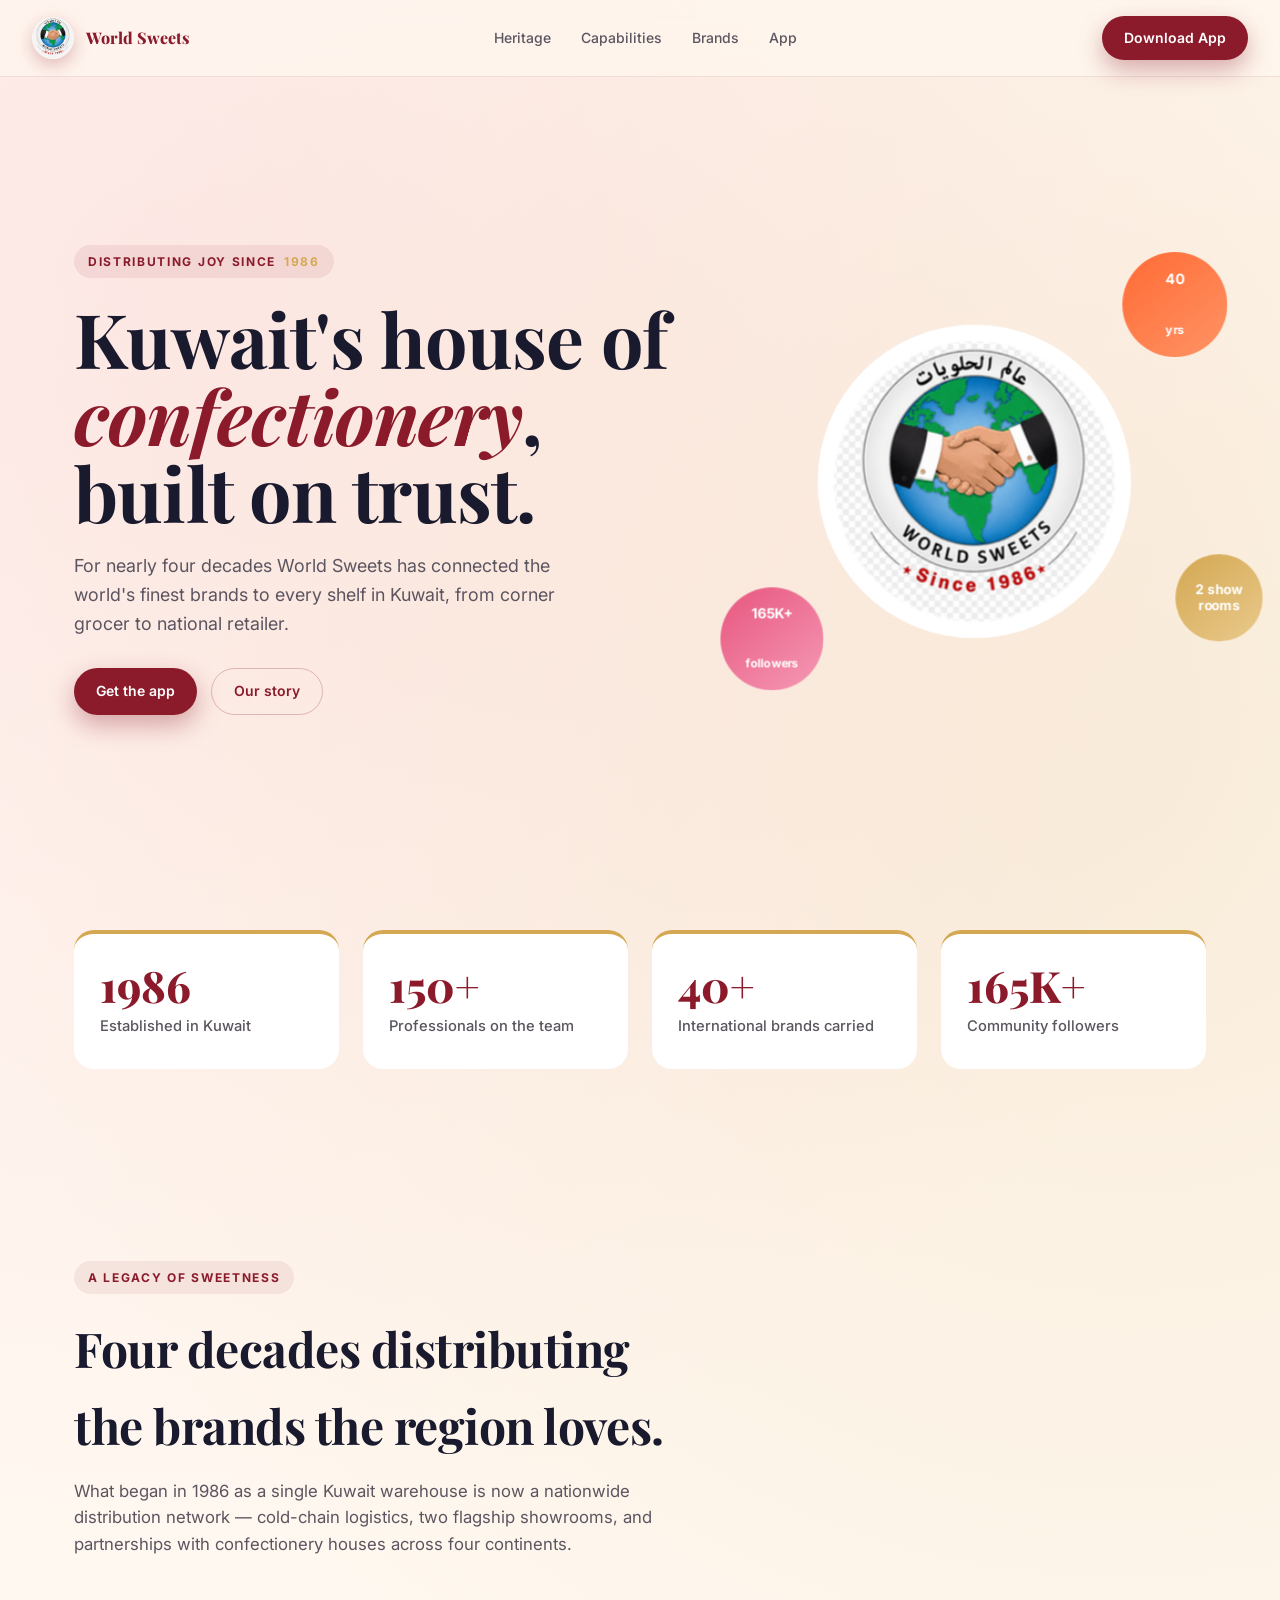
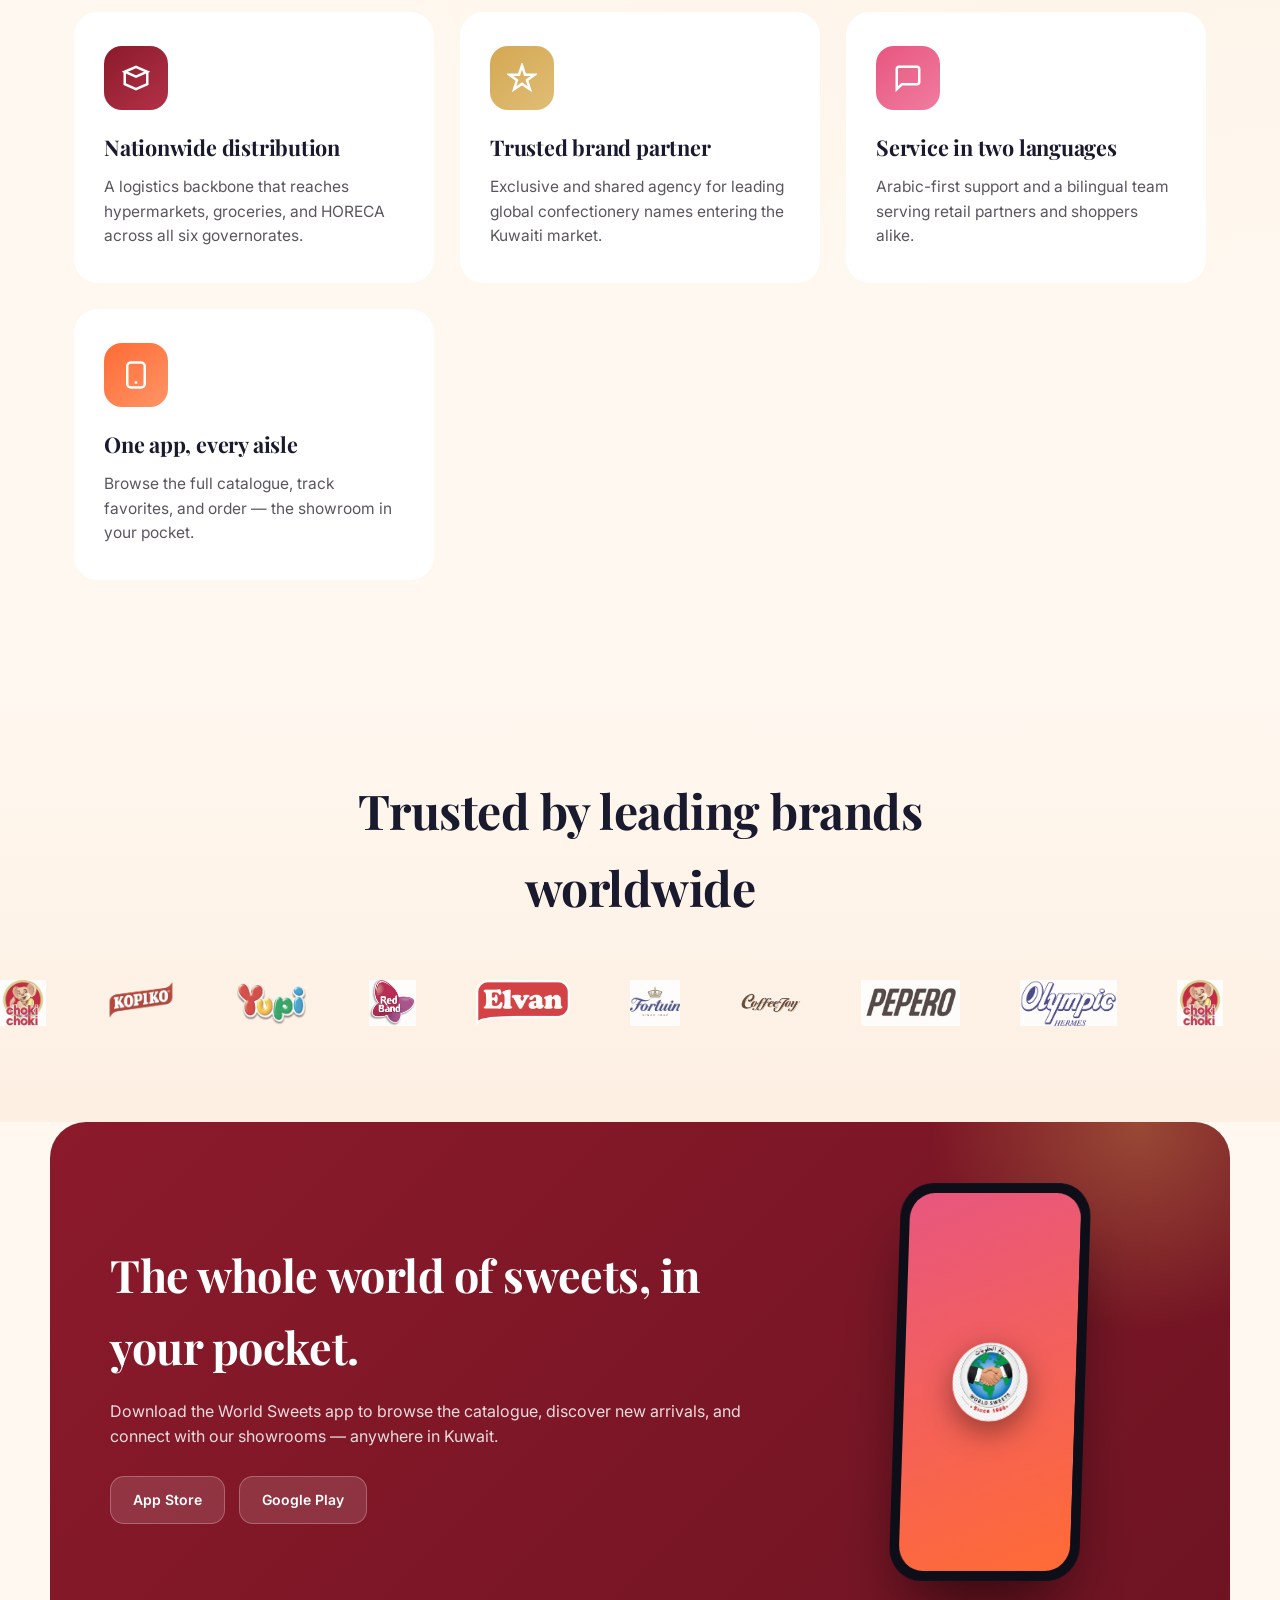
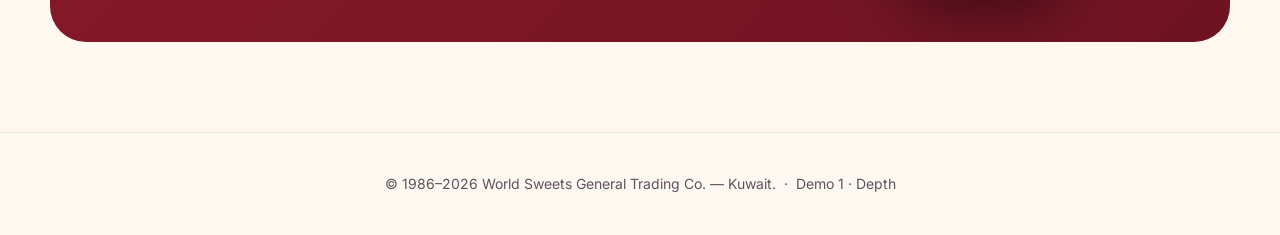
<file: 3d-demos/demo1-depth.html>
<!DOCTYPE html>
<html lang="en">
<head>
<meta charset="UTF-8">
<meta name="viewport" content="width=device-width, initial-scale=1.0">
<title>World Sweets Kuwait — Depth (3D Demo 1)</title>
<meta name="description" content="World Sweets Kuwait — Kuwait's leading confectionery distributor since 1986.">
<link rel="preconnect" href="https://fonts.googleapis.com">
<link rel="preconnect" href="https://fonts.gstatic.com" crossorigin>
<link href="https://fonts.googleapis.com/css2?family=Playfair+Display:wght@600;700;800&family=Inter:wght@400;500;600;700&display=swap" rel="stylesheet">
<style>
  :root{
    --cream:#FFF8F0; --cream-2:#FDEFE2;
    --burgundy:#8B1A2B; --burgundy-d:#6E1322;
    --gold:#D4A853; --pink:#E8567F; --coral:#FF6B35;
    --ink:#1A1A2E; --muted:#5b5560;
    --shadow:30 26 22;
  }
  *{margin:0;padding:0;box-sizing:border-box}
  html{scroll-behavior:smooth}
  body{
    font-family:'Inter',sans-serif;background:var(--cream);color:var(--ink);
    overflow-x:hidden;line-height:1.6;
    background-image:
      radial-gradient(circle at 12% 8%, rgba(232,86,127,.10), transparent 38%),
      radial-gradient(circle at 88% 22%, rgba(212,168,83,.14), transparent 40%);
  }
  h1,h2,h3{font-family:'Playfair Display',serif;letter-spacing:-.01em}
  .wrap{max-width:1180px;margin-inline:auto;padding-inline:24px}
  a{color:inherit;text-decoration:none}

  /* NAV */
  nav{position:fixed;inset-block-start:0;inset-inline:0;z-index:50;
    display:flex;align-items:center;justify-content:space-between;
    padding:16px 32px;backdrop-filter:blur(12px);
    background:rgba(255,248,240,.7);border-bottom:1px solid rgba(139,26,43,.10);}
  .brand{display:flex;align-items:center;gap:12px;font-family:'Playfair Display';font-weight:800;color:var(--burgundy)}
  .brand img{width:42px;height:42px;border-radius:50%;box-shadow:0 6px 18px rgba(139,26,43,.28)}
  .navlinks{display:flex;gap:30px;font-size:14px;font-weight:500;color:var(--muted)}
  .navlinks a:hover{color:var(--burgundy)}
  .btn{display:inline-flex;align-items:center;gap:8px;font-weight:600;font-size:14px;
    padding:11px 22px;border-radius:999px;transition:transform .25s cubic-bezier(.2,.8,.2,1),box-shadow .25s;}
  .btn-primary{background:var(--burgundy);color:#fff;box-shadow:0 10px 24px rgba(139,26,43,.35)}
  .btn-primary:hover{transform:translateY(-2px) scale(1.02);box-shadow:0 16px 32px rgba(139,26,43,.45)}
  .btn-primary:active{transform:translateY(1px) scale(.98)}
  @media(max-width:760px){.navlinks{display:none}}

  /* HERO with 3D parallax stage */
  .hero{position:relative;min-height:100dvh;display:grid;place-items:center;
    perspective:1400px;padding:120px 0 60px;}
  .stage{position:relative;transform-style:preserve-3d;width:100%;display:grid;
    grid-template-columns:1.1fr .9fr;gap:40px;align-items:center}
  @media(max-width:880px){.stage{grid-template-columns:1fr;text-align:center}}
  .eyebrow{display:inline-flex;align-items:center;gap:8px;font-size:12px;font-weight:700;
    letter-spacing:.14em;text-transform:uppercase;color:var(--burgundy);
    background:rgba(139,26,43,.08);padding:7px 14px;border-radius:999px;margin-bottom:22px}
  .eyebrow b{color:var(--gold)}
  .hero h1{font-size:clamp(2.6rem,6vw,4.7rem);line-height:1.02;color:var(--ink)}
  .hero h1 em{font-style:italic;color:var(--burgundy)}
  .hero p{margin:22px 0 30px;color:var(--muted);font-size:1.12rem;max-width:46ch}
  @media(max-width:880px){.hero p{margin-inline:auto}}
  .cta-row{display:flex;gap:14px;flex-wrap:wrap}
  @media(max-width:880px){.cta-row{justify-content:center}}
  .btn-ghost{border:1.5px solid rgba(139,26,43,.25);color:var(--burgundy)}
  .btn-ghost:hover{background:rgba(139,26,43,.06);transform:translateY(-2px)}

  /* floating 3D badge scene */
  .scene{position:relative;height:440px;transform-style:preserve-3d}
  .float{position:absolute;border-radius:50%;display:grid;place-items:center;
    box-shadow:0 30px 60px -18px rgba(var(--shadow),.45);will-change:transform}
  .badge-main{inset-block-start:50%;inset-inline-start:50%;width:300px;height:300px;
    margin:-150px 0 0 -150px;background:#fff;padding:14px;
    transform:translateZ(60px);animation:bob 7s ease-in-out infinite}
  .badge-main img{width:100%;height:100%;border-radius:50%;object-fit:cover}
  .chip{width:96px;height:96px;font-size:13px;font-weight:700;color:#fff;text-align:center;line-height:1.15}
  .c1{background:linear-gradient(140deg,var(--coral),#ff9466);inset-block-start:2%;inset-inline-end:6%;transform:translateZ(120px);animation:bob 5s ease-in-out infinite}
  .c2{background:linear-gradient(140deg,var(--pink),#f59ab6);inset-block-end:6%;inset-inline-start:0;transform:translateZ(95px);animation:bob 6.4s ease-in-out infinite .6s}
  .c3{background:linear-gradient(140deg,var(--gold),#eaca8c);width:78px;height:78px;font-size:12px;inset-block-end:18%;inset-inline-end:2%;transform:translateZ(150px);animation:bob 5.8s ease-in-out infinite 1s}
  @keyframes bob{0%,100%{translate:0 0}50%{translate:0 -16px}}

  /* STATS extruded blocks */
  .stats{display:grid;grid-template-columns:repeat(auto-fit,minmax(200px,1fr));gap:24px;
    margin-top:30px;perspective:1000px}
  .stat{background:#fff;border-radius:20px;padding:30px 26px;
    box-shadow:0 1px 0 rgba(139,26,43,.05),0 22px 40px -24px rgba(var(--shadow),.5);
    transform-style:preserve-3d;transition:transform .35s cubic-bezier(.2,.8,.2,1),box-shadow .35s;
    border-block-start:4px solid var(--gold)}
  .stat:hover{transform:translateY(-6px) rotateX(7deg);box-shadow:0 36px 60px -28px rgba(var(--shadow),.6)}
  .stat .n{font-family:'Playfair Display';font-weight:800;font-size:2.7rem;color:var(--burgundy);line-height:1}
  .stat .l{color:var(--muted);font-size:.92rem;margin-top:8px;font-weight:500}

  section{padding:96px 0}
  .sec-head{max-width:620px;margin-bottom:54px}
  .sec-head .eyebrow{margin-bottom:16px}
  .sec-head h2{font-size:clamp(2rem,4vw,3rem);color:var(--ink)}
  .sec-head p{color:var(--muted);margin-top:14px;font-size:1.05rem}

  /* PILLAR tilt cards */
  .pillars{display:grid;grid-template-columns:repeat(auto-fit,minmax(280px,1fr));gap:26px;perspective:1200px}
  .card{position:relative;background:#fff;border-radius:24px;padding:34px 30px;
    transform-style:preserve-3d;transition:transform .2s ease,box-shadow .3s;
    box-shadow:0 24px 50px -30px rgba(var(--shadow),.55);overflow:hidden}
  .card::before{content:"";position:absolute;inset:0;background:linear-gradient(150deg,rgba(212,168,83,.10),transparent 55%);opacity:0;transition:opacity .3s}
  .card:hover::before{opacity:1}
  .ico{width:64px;height:64px;border-radius:18px;display:grid;place-items:center;margin-bottom:20px;
    transform:translateZ(40px);box-shadow:0 12px 24px -8px rgba(var(--shadow),.4)}
  .ico svg{width:30px;height:30px;stroke:#fff;stroke-width:2;fill:none}
  .card h3{font-size:1.35rem;margin-bottom:10px;transform:translateZ(28px)}
  .card p{color:var(--muted);font-size:.97rem;transform:translateZ(18px)}

  /* BRANDS marquee */
  .brands{background:linear-gradient(180deg,var(--cream),var(--cream-2));overflow:hidden}
  .marquee{display:flex;gap:60px;animation:scroll 28s linear infinite;width:max-content;align-items:center}
  .marquee img{height:46px;width:auto;object-fit:contain;filter:grayscale(.2);opacity:.85;transition:.3s}
  .marquee img:hover{filter:none;opacity:1;transform:scale(1.08)}
  @keyframes scroll{to{transform:translateX(-50%)}}

  /* APP CTA 3D phone */
  .appcta{background:linear-gradient(135deg,var(--burgundy),var(--burgundy-d));color:#fff;border-radius:36px;
    margin:0 24px 90px;max-width:1180px;margin-inline:auto;padding:60px;position:relative;overflow:hidden;perspective:1000px}
  .appcta::after{content:"";position:absolute;inset-block-start:-40%;inset-inline-end:-10%;width:420px;height:420px;
    background:radial-gradient(circle,rgba(212,168,83,.35),transparent 70%)}
  .appcta-grid{display:grid;grid-template-columns:1.3fr .7fr;gap:30px;align-items:center;position:relative;z-index:1}
  @media(max-width:760px){.appcta-grid{grid-template-columns:1fr;text-align:center}.appcta{padding:40px 26px}}
  .appcta h2{font-size:clamp(1.8rem,4vw,2.8rem);color:#fff}
  .appcta p{color:rgba(255,255,255,.85);margin:16px 0 26px}
  .store-row{display:flex;gap:14px;flex-wrap:wrap}
  @media(max-width:760px){.store-row{justify-content:center}}
  .store{background:rgba(255,255,255,.12);border:1px solid rgba(255,255,255,.25);color:#fff;
    padding:12px 22px;border-radius:14px;font-weight:600;font-size:14px;transition:.25s}
  .store:hover{background:#fff;color:var(--burgundy);transform:translateY(-3px)}
  .phone{justify-self:center;width:200px;height:400px;background:#0e0e18;border-radius:34px;padding:10px;
    box-shadow:0 40px 70px -20px rgba(0,0,0,.6);transform:rotateY(-18deg) rotateX(6deg);transform-style:preserve-3d}
  .phone .scr{width:100%;height:100%;border-radius:26px;background:linear-gradient(160deg,var(--pink),var(--coral));
    display:grid;place-items:center}
  .phone .scr img{width:80px;height:80px;border-radius:50%;box-shadow:0 10px 30px rgba(0,0,0,.4)}
  @media(max-width:760px){.phone{display:none}}

  footer{padding:40px 24px;text-align:center;color:var(--muted);font-size:14px;border-top:1px solid rgba(139,26,43,.1)}

  /* reveal */
  .reveal{opacity:0;transform:translateY(28px);transition:opacity .7s ease,transform .7s cubic-bezier(.2,.8,.2,1)}
  .reveal.in{opacity:1;transform:none}
  @media(prefers-reduced-motion:reduce){*{animation:none!important;transition:none!important}.reveal{opacity:1;transform:none}}
</style>
</head>
<body>
<nav>
  <a class="brand" href="#"><img src="../images/icons/logo.png" alt="World Sweets logo">World Sweets</a>
  <div class="navlinks">
    <a href="#about">Heritage</a><a href="#pillars">Capabilities</a><a href="#brands">Brands</a><a href="#app">App</a>
  </div>
  <a class="btn btn-primary" href="#app">Download App</a>
</nav>

<header class="hero">
  <div class="wrap stage" id="stage">
    <div>
      <span class="eyebrow">Distributing joy since <b>1986</b></span>
      <h1>Kuwait's house of <em>confectionery</em>, built on trust.</h1>
      <p>For nearly four decades World Sweets has connected the world's finest brands to every shelf in Kuwait, from corner grocer to national retailer.</p>
      <div class="cta-row">
        <a class="btn btn-primary" href="#app">Get the app</a>
        <a class="btn btn-ghost" href="#about">Our story</a>
      </div>
    </div>
    <div class="scene" id="scene">
      <div class="float chip c1">40<small>yrs</small></div>
      <div class="float chip c2">165K+<br><small>followers</small></div>
      <div class="float chip c3">2 show<br>rooms</div>
      <div class="float badge-main"><img src="../images/icons/logo.png" alt="World Sweets badge"></div>
    </div>
  </div>
</header>

<section class="wrap" style="padding-top:0">
  <div class="stats reveal">
    <div class="stat"><div class="n">1986</div><div class="l">Established in Kuwait</div></div>
    <div class="stat"><div class="n">150+</div><div class="l">Professionals on the team</div></div>
    <div class="stat"><div class="n">40+</div><div class="l">International brands carried</div></div>
    <div class="stat"><div class="n">165K+</div><div class="l">Community followers</div></div>
  </div>
</section>

<section id="about" class="wrap">
  <div class="sec-head reveal">
    <span class="eyebrow">A legacy of sweetness</span>
    <h2>Four decades distributing the brands the region loves.</h2>
    <p>What began in 1986 as a single Kuwait warehouse is now a nationwide distribution network — cold-chain logistics, two flagship showrooms, and partnerships with confectionery houses across four continents.</p>
  </div>
  <div class="pillars" id="pillars">
    <div class="card reveal"><div class="ico" style="background:linear-gradient(140deg,var(--burgundy),#b33148)"><svg viewBox="0 0 24 24"><path d="M3 7l9-4 9 4-9 4-9-4z"/><path d="M3 7v10l9 4 9-4V7"/></svg></div><h3>Nationwide distribution</h3><p>A logistics backbone that reaches hypermarkets, groceries, and HORECA across all six governorates.</p></div>
    <div class="card reveal"><div class="ico" style="background:linear-gradient(140deg,var(--gold),#e0bd76)"><svg viewBox="0 0 24 24"><path d="M12 2l2.4 7.4H22l-6 4.4 2.3 7.2L12 16.7 5.7 21l2.3-7.2-6-4.4h7.6z"/></svg></div><h3>Trusted brand partner</h3><p>Exclusive and shared agency for leading global confectionery names entering the Kuwaiti market.</p></div>
    <div class="card reveal"><div class="ico" style="background:linear-gradient(140deg,var(--pink),#f07ca0)"><svg viewBox="0 0 24 24"><path d="M21 15a2 2 0 0 1-2 2H7l-4 4V5a2 2 0 0 1 2-2h14a2 2 0 0 1 2 2z"/></svg></div><h3>Service in two languages</h3><p>Arabic-first support and a bilingual team serving retail partners and shoppers alike.</p></div>
    <div class="card reveal"><div class="ico" style="background:linear-gradient(140deg,var(--coral),#ff9466)"><svg viewBox="0 0 24 24"><rect x="5" y="2" width="14" height="20" rx="3"/><path d="M11 18h2"/></svg></div><h3>One app, every aisle</h3><p>Browse the full catalogue, track favorites, and order — the showroom in your pocket.</p></div>
  </div>
</section>

<section id="brands" class="brands">
  <div class="wrap sec-head reveal" style="text-align:center;margin-inline:auto">
    <h2>Trusted by leading brands worldwide</h2>
  </div>
  <div class="marquee" id="m1"></div>
</section>

<section id="app" class="appcta reveal">
  <div class="appcta-grid">
    <div>
      <h2>The whole world of sweets, in your pocket.</h2>
      <p>Download the World Sweets app to browse the catalogue, discover new arrivals, and connect with our showrooms — anywhere in Kuwait.</p>
      <div class="store-row">
        <a class="store" href="#">App Store</a>
        <a class="store" href="#">Google Play</a>
      </div>
    </div>
    <div class="phone"><div class="scr"><img src="../images/icons/logo.png" alt="App"></div></div>
  </div>
</section>

<footer>© 1986–2026 World Sweets General Trading Co. — Kuwait. &nbsp;·&nbsp; Demo 1 · Depth</footer>

<script>
  // brand marquee (duplicated for loop)
  const brands=['choki','kopiko','yupi','red-band','elvan','fortuin','coffee-joy','pepero','oly'];
  const ext={choki:'webp',kopiko:'webp','red-band':'webp','coffee-joy':'png',pepero:'jpg',oly:'png',yupi:'png',elvan:'png',fortuin:'png'};
  const m1=document.getElementById('m1');
  const set=[...brands,...brands].map(b=>`<img src="../images/brands/${b}.${ext[b]}" alt="${b}" loading="lazy">`).join('');
  m1.innerHTML=set;

  // scroll reveal
  const io=new IntersectionObserver((es)=>es.forEach(e=>{if(e.isIntersecting){e.target.classList.add('in');io.unobserve(e.target)}}),{threshold:.15});
  document.querySelectorAll('.reveal').forEach(el=>io.observe(el));

  // hero parallax tilt (pointer)
  const scene=document.getElementById('scene');
  const reduce=matchMedia('(prefers-reduced-motion:reduce)').matches;
  if(scene&&!reduce){
    window.addEventListener('pointermove',e=>{
      const x=(e.clientX/innerWidth-.5),y=(e.clientY/innerHeight-.5);
      scene.style.transform=`rotateY(${x*14}deg) rotateX(${-y*14}deg)`;
      scene.style.transition='transform .2s ease-out';
    });
  }

  // card 3D tilt
  if(!reduce)document.querySelectorAll('.card').forEach(card=>{
    card.addEventListener('pointermove',e=>{
      const r=card.getBoundingClientRect();
      const x=(e.clientX-r.left)/r.width-.5,y=(e.clientY-r.top)/r.height-.5;
      card.style.transform=`rotateY(${x*10}deg) rotateX(${-y*10}deg) translateY(-4px)`;
    });
    card.addEventListener('pointerleave',()=>card.style.transform='');
  });
</script>
</body>
</html>
</file>
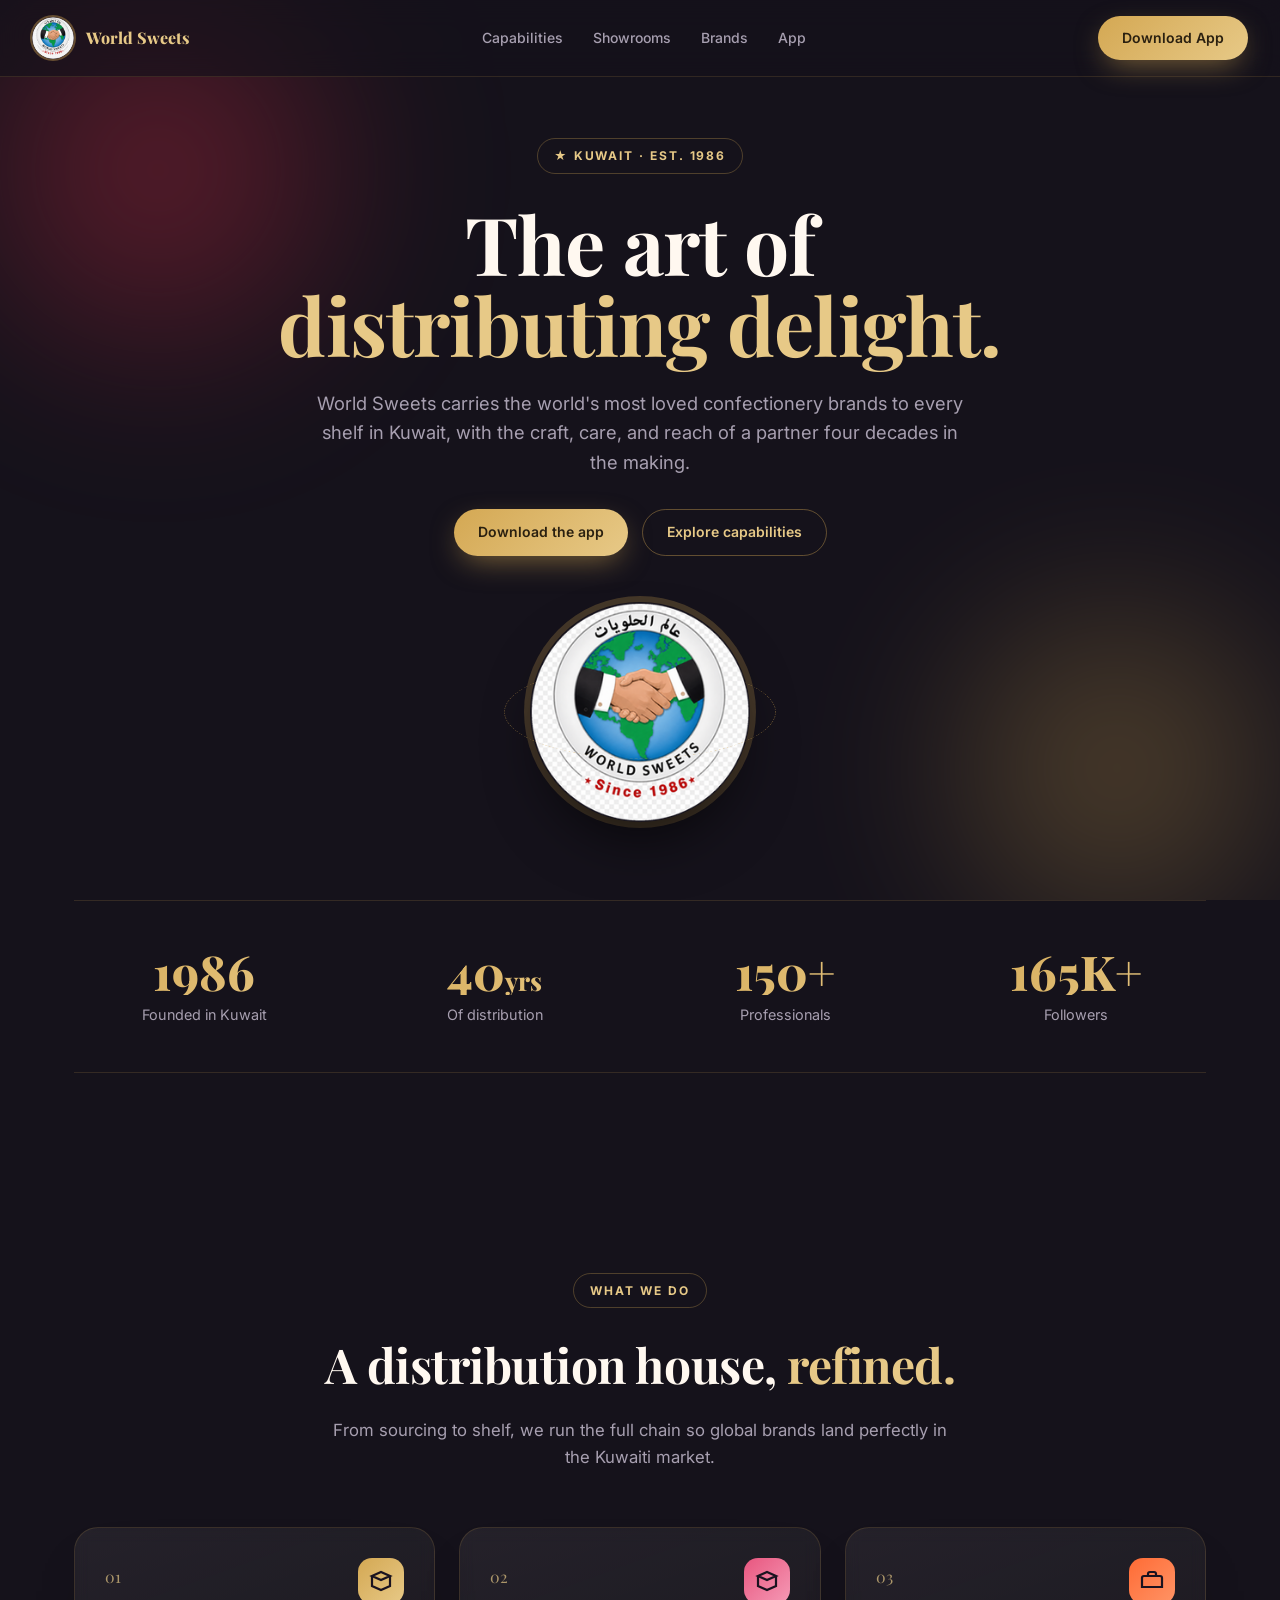
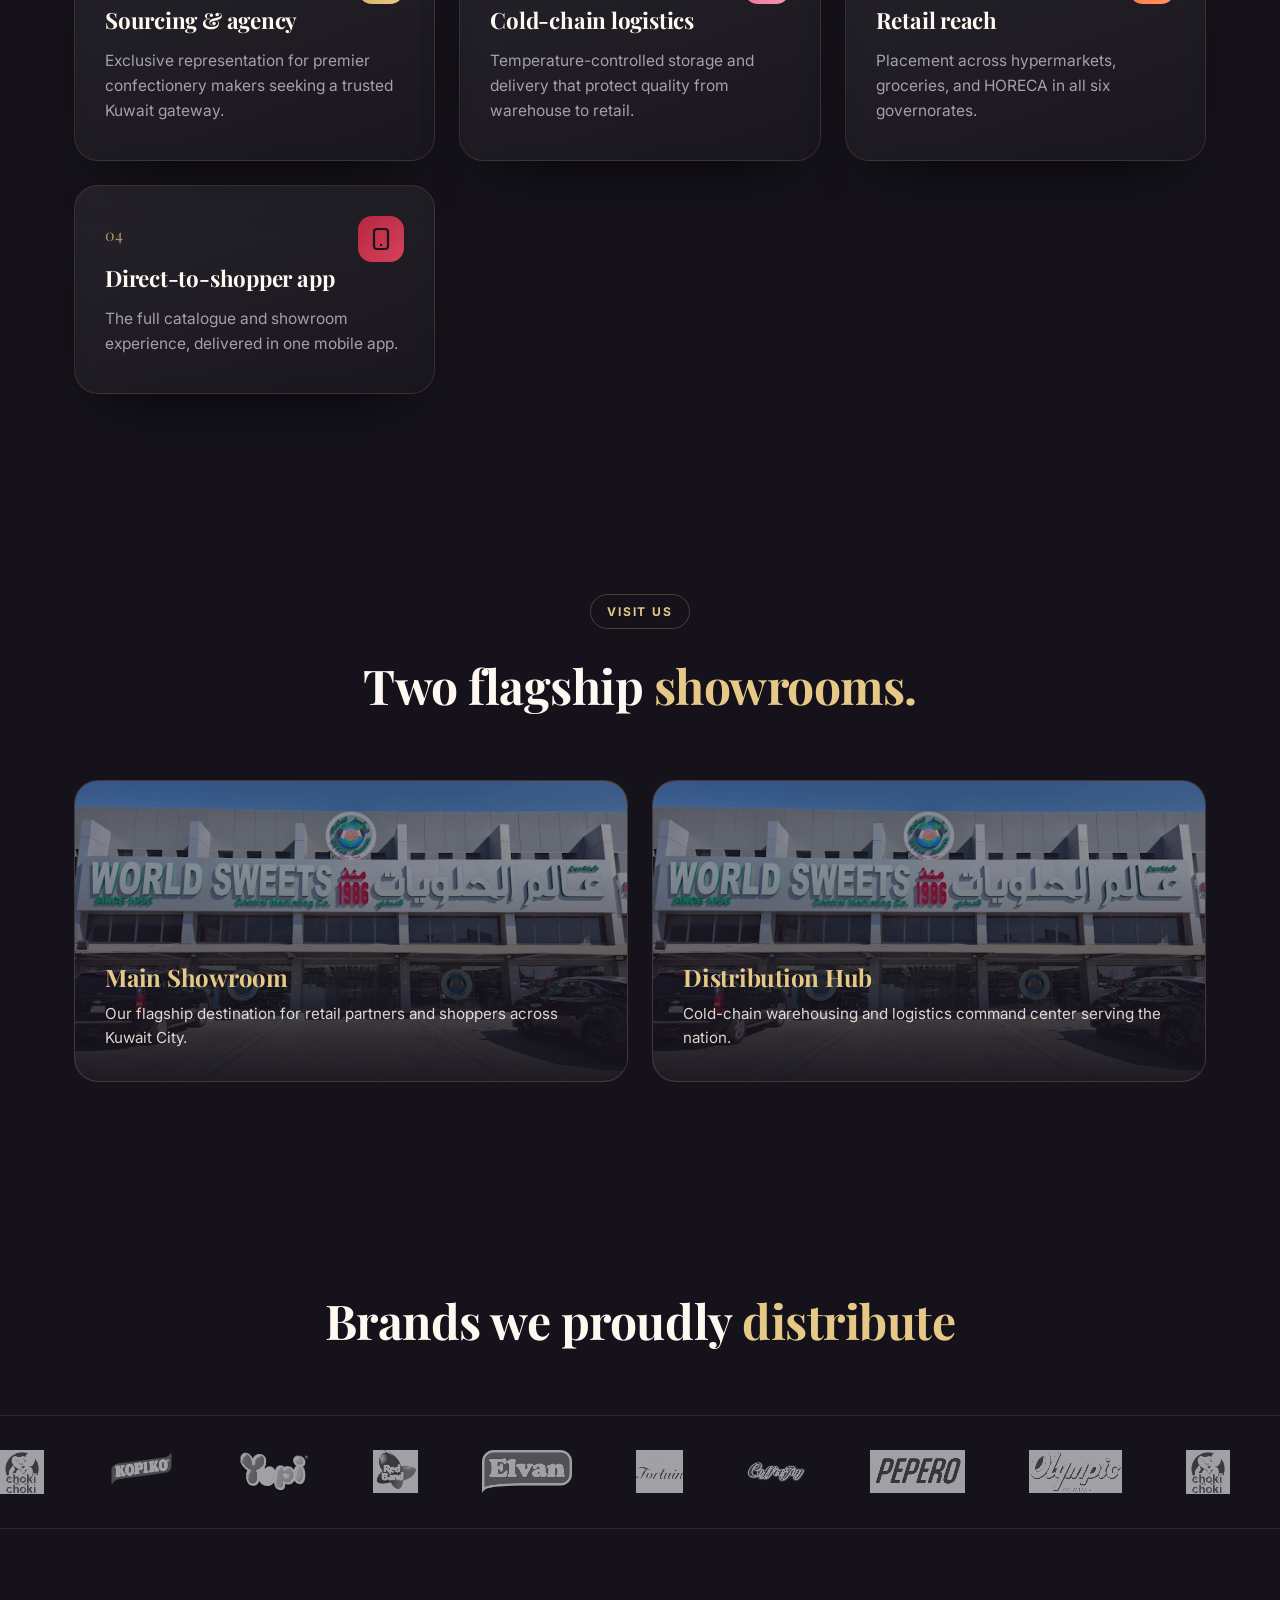
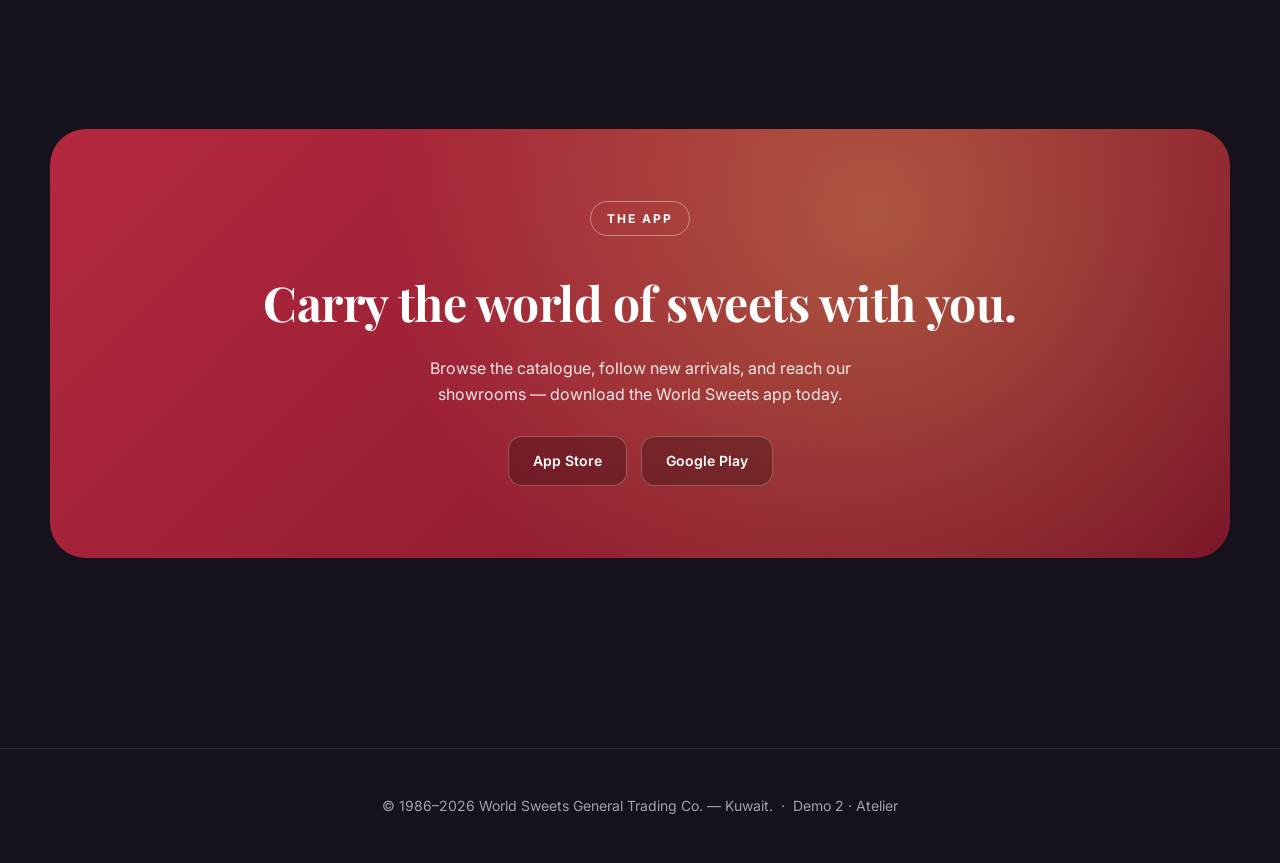
<file: 3d-demos/demo2-atelier.html>
<!DOCTYPE html>
<html lang="en">
<head>
<meta charset="UTF-8">
<meta name="viewport" content="width=device-width, initial-scale=1.0">
<title>World Sweets Kuwait — Atelier (3D Demo 2)</title>
<meta name="description" content="World Sweets Kuwait — premium confectionery distribution since 1986.">
<link rel="preconnect" href="https://fonts.googleapis.com">
<link rel="preconnect" href="https://fonts.gstatic.com" crossorigin>
<link href="https://fonts.googleapis.com/css2?family=Playfair+Display:wght@600;700;800&family=Inter:wght@400;500;600;700&display=swap" rel="stylesheet">
<style>
  :root{
    --bg:#15121b; --bg-2:#1e1a26; --panel:#221d2c;
    --cream:#FFF8F0; --burgundy:#b5283f; --gold:#D4A853; --gold-2:#e7c987;
    --pink:#E8567F; --coral:#FF6B35; --muted:#a79fb0;
  }
  *{margin:0;padding:0;box-sizing:border-box}
  html{scroll-behavior:smooth}
  body{font-family:'Inter',sans-serif;background:var(--bg);color:var(--cream);overflow-x:hidden;line-height:1.6}
  h1,h2,h3{font-family:'Playfair Display',serif;letter-spacing:-.01em}
  .wrap{max-width:1180px;margin-inline:auto;padding-inline:24px}
  a{color:inherit;text-decoration:none}

  nav{position:fixed;inset-block-start:0;inset-inline:0;z-index:50;display:flex;align-items:center;justify-content:space-between;
    padding:16px 32px;backdrop-filter:blur(14px);background:rgba(21,18,27,.65);border-bottom:1px solid rgba(212,168,83,.15)}
  .brand{display:flex;align-items:center;gap:12px;font-family:'Playfair Display';font-weight:800;color:var(--gold-2)}
  .brand img{width:42px;height:42px;border-radius:50%;box-shadow:0 0 0 2px rgba(212,168,83,.4)}
  .navlinks{display:flex;gap:30px;font-size:14px;font-weight:500;color:var(--muted)}
  .navlinks a:hover{color:var(--gold-2)}
  @media(max-width:760px){.navlinks{display:none}}
  .btn{display:inline-flex;align-items:center;gap:8px;font-weight:600;font-size:14px;padding:11px 24px;border-radius:999px;
    transition:transform .25s cubic-bezier(.2,.8,.2,1),box-shadow .25s,background .25s}
  .btn-gold{background:linear-gradient(135deg,var(--gold),var(--gold-2));color:#2a2010;box-shadow:0 10px 30px -8px rgba(212,168,83,.6)}
  .btn-gold:hover{transform:translateY(-2px) scale(1.02);box-shadow:0 18px 40px -10px rgba(212,168,83,.75)}
  .btn-gold:active{transform:translateY(1px) scale(.98)}
  .btn-line{border:1.5px solid rgba(212,168,83,.4);color:var(--gold-2)}
  .btn-line:hover{background:rgba(212,168,83,.1);transform:translateY(-2px)}

  /* HERO 3D rotating badge */
  .hero{position:relative;min-height:100dvh;display:grid;place-items:center;padding:130px 0 70px;
    perspective:1500px;text-align:center;overflow:hidden}
  .glow{position:absolute;border-radius:50%;filter:blur(70px);opacity:.5;z-index:0}
  .g1{width:520px;height:520px;background:radial-gradient(circle,var(--burgundy),transparent 70%);inset-block-start:-10%;inset-inline-start:-8%}
  .g2{width:480px;height:480px;background:radial-gradient(circle,var(--gold),transparent 70%);inset-block-end:-12%;inset-inline-end:-6%;opacity:.35}
  .hero-inner{position:relative;z-index:2;max-width:780px}
  .eyebrow{display:inline-flex;align-items:center;gap:8px;font-size:12px;font-weight:700;letter-spacing:.16em;
    text-transform:uppercase;color:var(--gold-2);border:1px solid rgba(212,168,83,.3);padding:7px 16px;border-radius:999px;margin-bottom:28px}
  .hero h1{font-size:clamp(2.7rem,6.5vw,5rem);line-height:1.02}
  .hero h1 .sh{color:var(--gold-2)}
  .hero p{margin:24px auto 32px;color:var(--muted);font-size:1.15rem;max-width:54ch}
  .cta-row{display:flex;gap:14px;justify-content:center;flex-wrap:wrap}

  /* 3D rotating badge */
  .badge3d{margin:46px auto 0;width:220px;height:220px;position:relative;transform-style:preserve-3d;
    animation:spin 16s linear infinite}
  .badge3d img{position:absolute;inset:0;width:100%;height:100%;border-radius:50%;object-fit:cover;
    box-shadow:0 30px 60px -18px rgba(0,0,0,.7),0 0 0 6px rgba(212,168,83,.25)}
  .badge3d .ring{position:absolute;inset:-26px;border-radius:50%;border:1.5px dashed rgba(212,168,83,.4);transform:rotateX(70deg)}
  @keyframes spin{to{transform:rotateY(360deg)}}
  .orbit{position:absolute;inset-block-start:50%;inset-inline-start:50%;width:14px;height:14px;border-radius:50%;margin:-7px}
  @media(prefers-reduced-motion:reduce){.badge3d{animation:none}}

  section{padding:100px 0;position:relative}
  .sec-head{max-width:640px;margin:0 auto 56px;text-align:center}
  .sec-head .eyebrow{margin-bottom:18px}
  .sec-head h2{font-size:clamp(2rem,4vw,3rem)}
  .sec-head h2 .sh{color:var(--gold-2)}
  .sec-head p{color:var(--muted);margin-top:14px;font-size:1.05rem}

  /* stat band */
  .band{display:grid;grid-template-columns:repeat(auto-fit,minmax(160px,1fr));gap:30px;
    border-block:1px solid rgba(212,168,83,.16);padding:46px 0}
  .b .n{font-family:'Playfair Display';font-weight:800;font-size:3rem;
    background:linear-gradient(135deg,var(--gold),var(--gold-2));-webkit-background-clip:text;background-clip:text;color:transparent;line-height:1}
  .b .l{color:var(--muted);font-size:.9rem;margin-top:8px;text-align:center}
  .b{text-align:center}

  /* 3D glass capability cards */
  .grid3{display:grid;grid-template-columns:repeat(auto-fit,minmax(290px,1fr));gap:24px;perspective:1300px}
  .gcard{position:relative;border-radius:24px;padding:36px 30px;transform-style:preserve-3d;transition:transform .2s ease,box-shadow .35s;
    background:linear-gradient(160deg,rgba(255,248,240,.07),rgba(255,248,240,.02));
    border:1px solid rgba(212,168,83,.16);backdrop-filter:blur(8px);
    box-shadow:0 30px 60px -34px rgba(0,0,0,.8)}
  .gcard:hover{box-shadow:0 40px 80px -30px rgba(181,40,63,.5),0 0 0 1px rgba(212,168,83,.4)}
  .gnum{font-family:'Playfair Display';font-size:1rem;color:var(--gold-2);opacity:.7;transform:translateZ(30px)}
  .gcard h3{font-size:1.4rem;margin:14px 0 10px;transform:translateZ(40px)}
  .gcard p{color:var(--muted);font-size:.97rem;transform:translateZ(22px)}
  .gcard .dot{position:absolute;inset-block-start:30px;inset-inline-end:30px;width:46px;height:46px;border-radius:14px;
    display:grid;place-items:center;transform:translateZ(55px)}
  .gcard .dot svg{width:24px;height:24px;stroke:#1a1320;stroke-width:2.2;fill:none}

  /* showroom 3D tilt panels */
  .rooms{display:grid;grid-template-columns:1fr 1fr;gap:24px;perspective:1200px}
  @media(max-width:760px){.rooms{grid-template-columns:1fr}}
  .room{position:relative;border-radius:24px;overflow:hidden;min-height:300px;transform-style:preserve-3d;
    transition:transform .25s ease;border:1px solid rgba(212,168,83,.2);
    background:linear-gradient(160deg,var(--panel),var(--bg-2))}
  .room img{width:100%;height:100%;object-fit:cover;position:absolute;inset:0;opacity:.55}
  .room .meta{position:relative;z-index:2;padding:30px;display:flex;flex-direction:column;justify-content:flex-end;min-height:300px;
    background:linear-gradient(0deg,rgba(21,18,27,.9),transparent 70%)}
  .room h3{font-size:1.5rem;color:var(--gold-2)}
  .room p{color:var(--cream);opacity:.85;margin-top:6px;font-size:.95rem}

  /* brands */
  .marquee-wrap{overflow:hidden;border-block:1px solid rgba(212,168,83,.14);padding:34px 0}
  .marquee{display:flex;gap:64px;animation:scroll 30s linear infinite;width:max-content;align-items:center}
  .marquee img{height:44px;width:auto;object-fit:contain;filter:grayscale(1) brightness(1.7);opacity:.6;transition:.3s}
  .marquee img:hover{filter:none;opacity:1;transform:scale(1.1)}
  @keyframes scroll{to{transform:translateX(-50%)}}

  /* app cta */
  .appcta{position:relative;text-align:center;border-radius:36px;margin:0 24px;max-width:1180px;margin-inline:auto;
    padding:72px 40px;overflow:hidden;background:linear-gradient(135deg,var(--burgundy),#7a1628)}
  .appcta::before{content:"";position:absolute;inset:0;background:radial-gradient(circle at 70% 20%,rgba(212,168,83,.4),transparent 55%)}
  .appcta>*{position:relative;z-index:1}
  .appcta h2{font-size:clamp(1.9rem,4vw,3rem);color:#fff}
  .appcta p{color:rgba(255,255,255,.88);max-width:50ch;margin:16px auto 28px}
  .store-row{display:flex;gap:14px;justify-content:center;flex-wrap:wrap}
  .store{background:rgba(0,0,0,.25);border:1px solid rgba(255,255,255,.25);color:#fff;padding:13px 24px;border-radius:14px;font-weight:600;font-size:14px;transition:.25s}
  .store:hover{background:#fff;color:var(--burgundy);transform:translateY(-3px)}

  footer{padding:46px 24px;text-align:center;color:var(--muted);font-size:14px;border-top:1px solid rgba(212,168,83,.14);margin-top:90px}
  .reveal{opacity:0;transform:translateY(30px);transition:opacity .8s ease,transform .8s cubic-bezier(.2,.8,.2,1)}
  .reveal.in{opacity:1;transform:none}
  @media(prefers-reduced-motion:reduce){*{animation:none!important}.reveal{opacity:1;transform:none}}
</style>
</head>
<body>
<nav>
  <a class="brand" href="#"><img src="../images/icons/logo.png" alt="World Sweets logo">World Sweets</a>
  <div class="navlinks"><a href="#cap">Capabilities</a><a href="#rooms">Showrooms</a><a href="#brands">Brands</a><a href="#app">App</a></div>
  <a class="btn btn-gold" href="#app">Download App</a>
</nav>

<header class="hero">
  <div class="glow g1"></div><div class="glow g2"></div>
  <div class="hero-inner">
    <span class="eyebrow">★ Kuwait · Est. 1986</span>
    <h1>The art of <span class="sh">distributing delight.</span></h1>
    <p>World Sweets carries the world's most loved confectionery brands to every shelf in Kuwait, with the craft, care, and reach of a partner four decades in the making.</p>
    <div class="cta-row">
      <a class="btn btn-gold" href="#app">Download the app</a>
      <a class="btn btn-line" href="#cap">Explore capabilities</a>
    </div>
    <div class="badge3d" id="badge">
      <div class="ring"></div>
      <img src="../images/icons/logo.png" alt="World Sweets badge">
    </div>
  </div>
</header>

<section class="wrap" style="padding-top:0">
  <div class="band reveal">
    <div class="b"><div class="n">1986</div><div class="l">Founded in Kuwait</div></div>
    <div class="b"><div class="n">40<span style="font-size:1.6rem">yrs</span></div><div class="l">Of distribution</div></div>
    <div class="b"><div class="n">150+</div><div class="l">Professionals</div></div>
    <div class="b"><div class="n">165K+</div><div class="l">Followers</div></div>
  </div>
</section>

<section id="cap" class="wrap">
  <div class="sec-head reveal">
    <span class="eyebrow">What we do</span>
    <h2>A distribution house, <span class="sh">refined.</span></h2>
    <p>From sourcing to shelf, we run the full chain so global brands land perfectly in the Kuwaiti market.</p>
  </div>
  <div class="grid3">
    <div class="gcard reveal"><div class="dot" style="background:linear-gradient(135deg,var(--gold),var(--gold-2))"><svg viewBox="0 0 24 24"><path d="M3 7l9-4 9 4-9 4-9-4z"/><path d="M3 7v10l9 4 9-4V7"/></svg></div><div class="gnum">01</div><h3>Sourcing & agency</h3><p>Exclusive representation for premier confectionery makers seeking a trusted Kuwait gateway.</p></div>
    <div class="gcard reveal"><div class="dot" style="background:linear-gradient(135deg,var(--pink),#f59ab6)"><svg viewBox="0 0 24 24"><path d="M3 7l9-4 9 4-9 4-9-4z"/><path d="M3 7v10l9 4 9-4V7"/></svg></div><div class="gnum">02</div><h3>Cold-chain logistics</h3><p>Temperature-controlled storage and delivery that protect quality from warehouse to retail.</p></div>
    <div class="gcard reveal"><div class="dot" style="background:linear-gradient(135deg,var(--coral),#ff9466)"><svg viewBox="0 0 24 24"><path d="M20 7H4a2 2 0 0 0-2 2v9h20V9a2 2 0 0 0-2-2z"/><path d="M16 7V5a2 2 0 0 0-2-2h-4a2 2 0 0 0-2 2v2"/></svg></div><div class="gnum">03</div><h3>Retail reach</h3><p>Placement across hypermarkets, groceries, and HORECA in all six governorates.</p></div>
    <div class="gcard reveal"><div class="dot" style="background:linear-gradient(135deg,var(--burgundy),#d6415a)"><svg viewBox="0 0 24 24"><rect x="5" y="2" width="14" height="20" rx="3"/><path d="M11 18h2"/></svg></div><div class="gnum">04</div><h3>Direct-to-shopper app</h3><p>The full catalogue and showroom experience, delivered in one mobile app.</p></div>
  </div>
</section>

<section id="rooms" class="wrap">
  <div class="sec-head reveal">
    <span class="eyebrow">Visit us</span>
    <h2>Two flagship <span class="sh">showrooms.</span></h2>
  </div>
  <div class="rooms">
    <div class="room reveal"><img src="../images/showrooms/shop-exterior.webp" alt="Showroom" loading="lazy"><div class="meta"><h3>Main Showroom</h3><p>Our flagship destination for retail partners and shoppers across Kuwait City.</p></div></div>
    <div class="room reveal"><img src="../images/showrooms/shop-exterior.webp" alt="Showroom" loading="lazy"><div class="meta"><h3>Distribution Hub</h3><p>Cold-chain warehousing and logistics command center serving the nation.</p></div></div>
  </div>
</section>

<section id="brands">
  <div class="sec-head reveal"><h2>Brands we proudly <span class="sh">distribute</span></h2></div>
  <div class="marquee-wrap"><div class="marquee" id="m1"></div></div>
</section>

<section id="app">
  <div class="appcta reveal">
    <span class="eyebrow" style="color:#fff;border-color:rgba(255,255,255,.4)">The app</span>
    <h2>Carry the world of sweets with you.</h2>
    <p>Browse the catalogue, follow new arrivals, and reach our showrooms — download the World Sweets app today.</p>
    <div class="store-row"><a class="store" href="#">App Store</a><a class="store" href="#">Google Play</a></div>
  </div>
</section>

<footer>© 1986–2026 World Sweets General Trading Co. — Kuwait. &nbsp;·&nbsp; Demo 2 · Atelier</footer>

<script>
  const brands=['choki','kopiko','yupi','red-band','elvan','fortuin','coffee-joy','pepero','oly'];
  const ext={choki:'webp',kopiko:'webp','red-band':'webp','coffee-joy':'png',pepero:'jpg',oly:'png',yupi:'png',elvan:'png',fortuin:'png'};
  document.getElementById('m1').innerHTML=[...brands,...brands].map(b=>`<img src="../images/brands/${b}.${ext[b]}" alt="${b}" loading="lazy">`).join('');

  const io=new IntersectionObserver(es=>es.forEach(e=>{if(e.isIntersecting){e.target.classList.add('in');io.unobserve(e.target)}}),{threshold:.15});
  document.querySelectorAll('.reveal').forEach(el=>io.observe(el));

  const reduce=matchMedia('(prefers-reduced-motion:reduce)').matches;
  if(!reduce)document.querySelectorAll('.gcard').forEach(c=>{
    c.addEventListener('pointermove',e=>{const r=c.getBoundingClientRect();const x=(e.clientX-r.left)/r.width-.5,y=(e.clientY-r.top)/r.height-.5;c.style.transform=`rotateY(${x*12}deg) rotateX(${-y*12}deg) translateY(-5px)`});
    c.addEventListener('pointerleave',()=>c.style.transform='');
  });
</script>
</body>
</html>
</file>
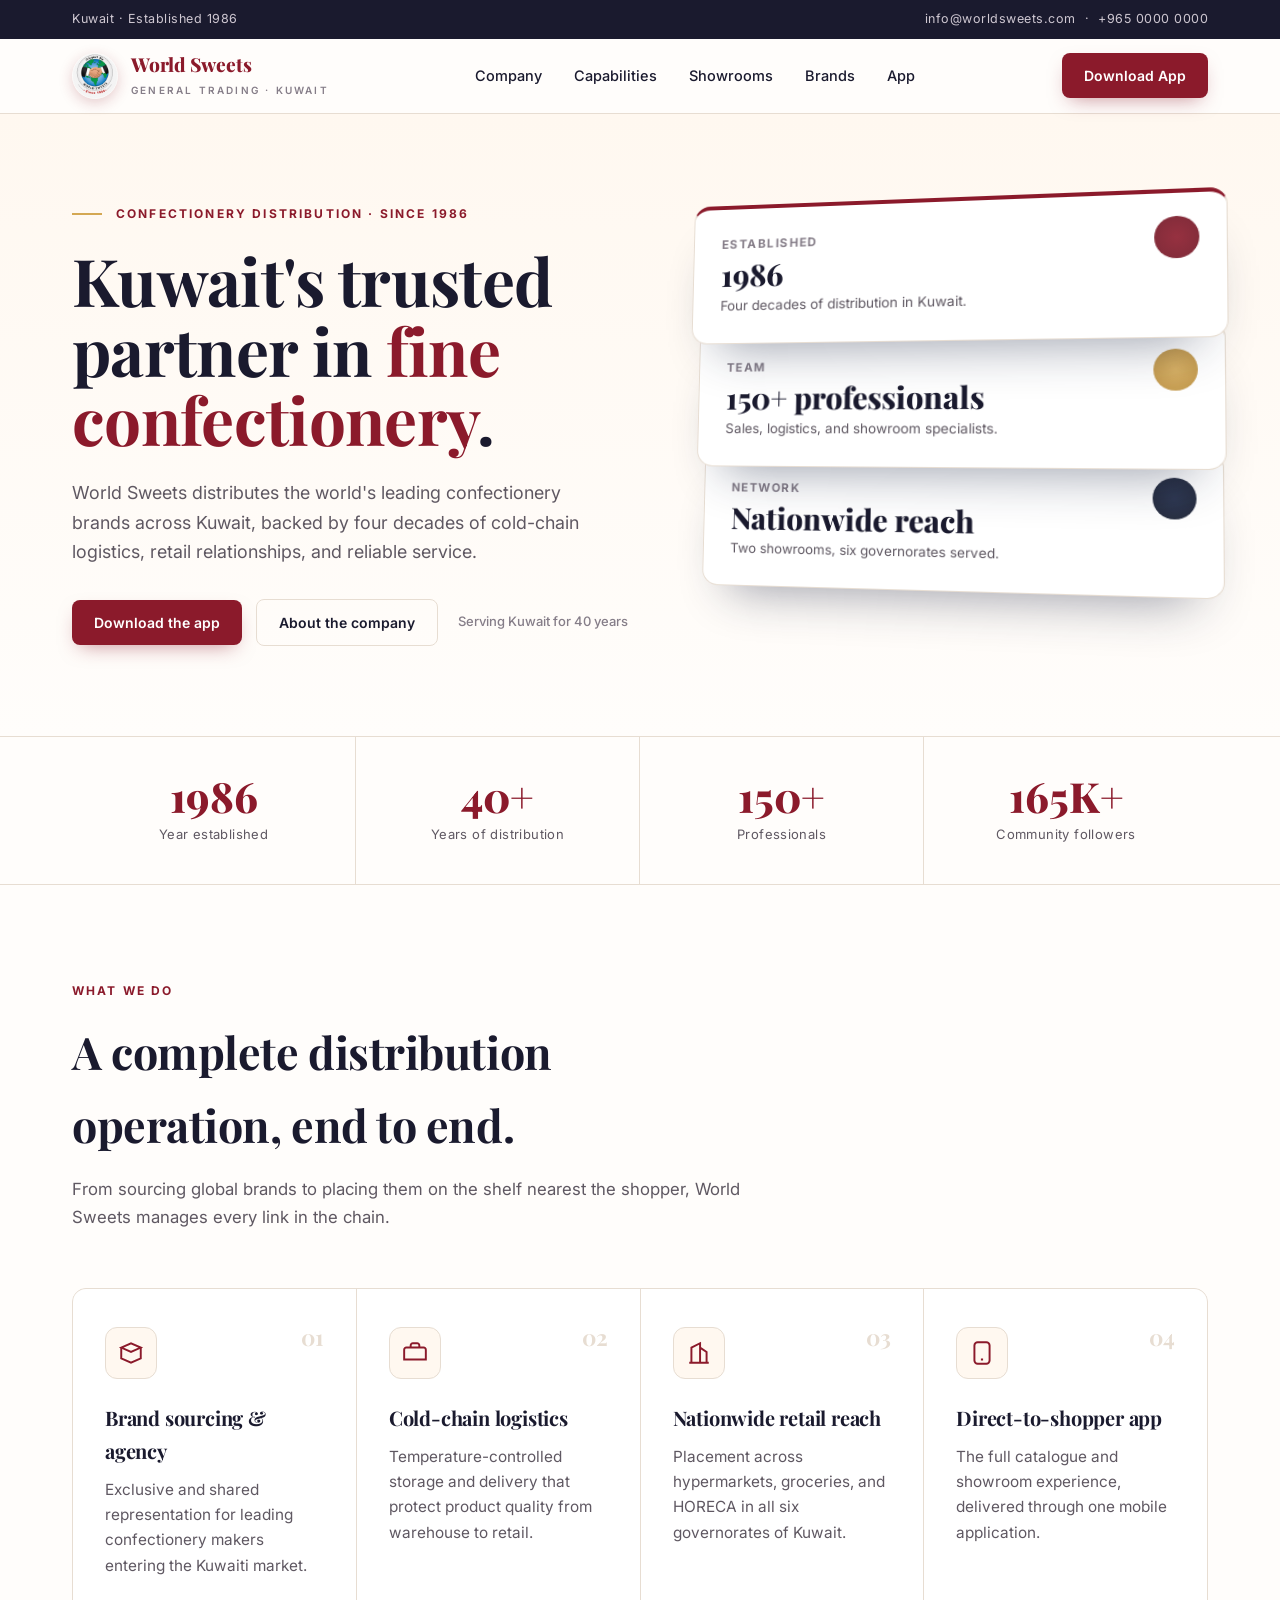
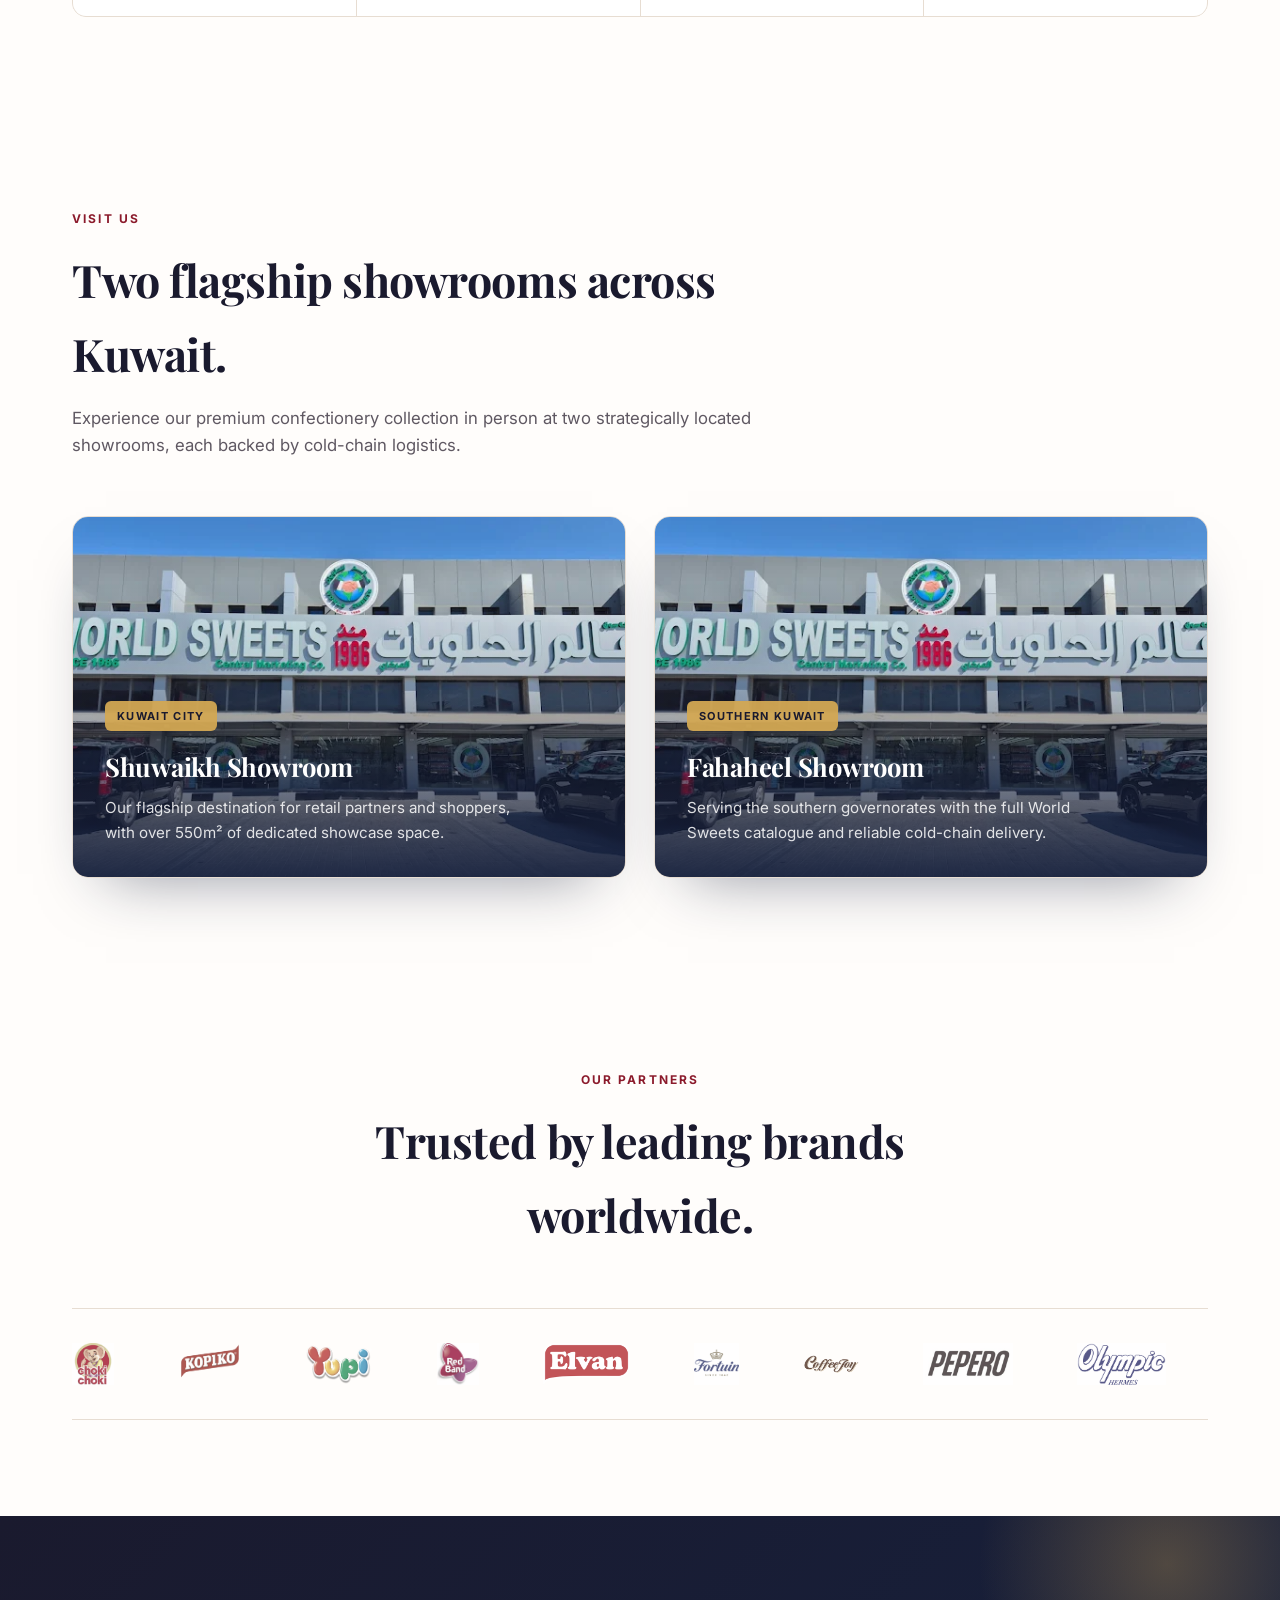
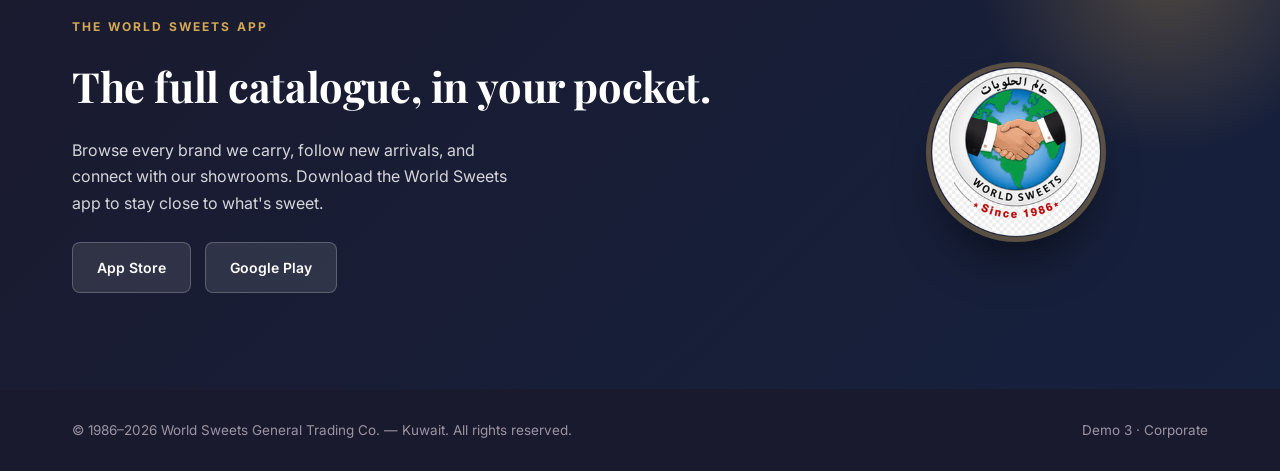
<file: 3d-demos/demo3-corporate.html>
<!DOCTYPE html>
<html lang="en">
<head>
<meta charset="UTF-8">
<meta name="viewport" content="width=device-width, initial-scale=1.0">
<title>World Sweets Kuwait — Corporate (3D Demo 3)</title>
<meta name="description" content="World Sweets Kuwait — Kuwait's leading confectionery distributor since 1986.">
<link rel="preconnect" href="https://fonts.googleapis.com">
<link rel="preconnect" href="https://fonts.gstatic.com" crossorigin>
<link href="https://fonts.googleapis.com/css2?family=Playfair+Display:wght@600;700;800&family=Inter:wght@400;500;600;700&display=swap" rel="stylesheet">
<style>
  :root{
    --paper:#FFFDFB; --cream:#FFF8F0; --line:#E7DDD2;
    --navy:#16213E; --navy-2:#1A1A2E;
    --burgundy:#8B1A2B; --burgundy-d:#6E1322;
    --gold:#D4A853; --gold-d:#b88a36;
    --ink:#1A1A2E; --muted:#5f5862; --soft:#857d88;
  }
  *{margin:0;padding:0;box-sizing:border-box}
  html{scroll-behavior:smooth}
  body{font-family:'Inter',sans-serif;background:var(--paper);color:var(--ink);overflow-x:hidden;line-height:1.65}
  h1,h2,h3{font-family:'Playfair Display',serif;letter-spacing:-.01em;font-weight:700}
  .wrap{max-width:1200px;margin-inline:auto;padding-inline:32px}
  a{color:inherit;text-decoration:none}
  .kicker{font-size:12px;font-weight:700;letter-spacing:.18em;text-transform:uppercase;color:var(--burgundy)}
  .rule{width:46px;height:3px;background:var(--gold);border-radius:2px}

  /* top bar */
  .topbar{background:var(--navy-2);color:#cfc8d2;font-size:12.5px;letter-spacing:.04em}
  .topbar .wrap{display:flex;justify-content:space-between;align-items:center;padding-block:9px}
  .topbar a:hover{color:var(--gold)}
  @media(max-width:680px){.topbar .wrap span:last-child{display:none}}

  nav{position:sticky;inset-block-start:0;z-index:50;background:rgba(255,253,251,.92);backdrop-filter:blur(10px);
    border-bottom:1px solid var(--line)}
  nav .wrap{display:flex;align-items:center;justify-content:space-between;padding-block:14px}
  .brand{display:flex;align-items:center;gap:13px}
  .brand img{width:46px;height:46px;border-radius:50%;box-shadow:0 4px 14px rgba(139,26,43,.22)}
  .brand b{font-family:'Playfair Display';font-weight:800;color:var(--burgundy);font-size:1.2rem;line-height:1}
  .brand small{display:block;font-family:'Inter';font-weight:600;font-size:10px;letter-spacing:.22em;color:var(--soft);text-transform:uppercase;margin-top:3px}
  .navlinks{display:flex;gap:32px;font-size:14.5px;font-weight:500;color:var(--ink)}
  .navlinks a{position:relative}
  .navlinks a::after{content:"";position:absolute;inset-block-end:-6px;inset-inline:0;height:2px;background:var(--burgundy);transform:scaleX(0);transition:transform .25s}
  .navlinks a:hover::after{transform:scaleX(1)}
  @media(max-width:820px){.navlinks{display:none}}
  .btn{display:inline-flex;align-items:center;gap:8px;font-weight:600;font-size:14px;padding:11px 22px;border-radius:8px;
    transition:transform .2s cubic-bezier(.2,.8,.2,1),box-shadow .2s,background .2s}
  .btn-primary{background:var(--burgundy);color:#fff;box-shadow:0 8px 20px -8px rgba(139,26,43,.5)}
  .btn-primary:hover{background:var(--burgundy-d);transform:translateY(-2px);box-shadow:0 14px 28px -10px rgba(139,26,43,.6)}
  .btn-primary:active{transform:translateY(1px)}
  .btn-outline{border:1.5px solid var(--line);color:var(--ink)}
  .btn-outline:hover{border-color:var(--burgundy);color:var(--burgundy);transform:translateY(-2px)}

  /* HERO — formal split, subtle 3D depth */
  .hero{background:linear-gradient(180deg,var(--cream),var(--paper));border-bottom:1px solid var(--line)}
  .hero .wrap{display:grid;grid-template-columns:1.05fr .95fr;gap:64px;align-items:center;padding-block:90px;perspective:1600px}
  @media(max-width:920px){.hero .wrap{grid-template-columns:1fr;gap:48px;padding-block:64px}}
  .hero .kicker{display:flex;align-items:center;gap:14px;margin-bottom:22px}
  .hero .kicker::before{content:"";width:30px;height:2px;background:var(--gold)}
  .hero h1{font-size:clamp(2.5rem,5.2vw,4.1rem);line-height:1.06;color:var(--navy-2)}
  .hero h1 span{color:var(--burgundy)}
  .hero .lead{margin:24px 0 32px;color:var(--muted);font-size:1.12rem;max-width:48ch}
  .cta-row{display:flex;gap:14px;flex-wrap:wrap;align-items:center}
  .since{margin-left:6px;font-size:13px;color:var(--soft);font-weight:500}

  /* 3D layered credential stack */
  .stack{position:relative;height:430px;transform-style:preserve-3d;transform:rotateY(-16deg) rotateX(6deg);
    transition:transform .3s ease}
  @media(max-width:920px){.stack{transform:none;height:auto}}
  .panel{position:absolute;inset-inline:0;background:#fff;border:1px solid var(--line);border-radius:16px;padding:26px 28px;
    box-shadow:0 30px 50px -28px rgba(22,33,62,.45)}
  @media(max-width:920px){.panel{position:relative;margin-bottom:18px;box-shadow:0 14px 30px -20px rgba(22,33,62,.35)}}
  .p1{inset-block-start:0;transform:translateZ(70px);border-block-start:4px solid var(--burgundy)}
  .p2{inset-block-start:120px;transform:translateZ(35px);border-block-start:4px solid var(--gold)}
  .p3{inset-block-start:240px;transform:translateZ(0);border-block-start:4px solid var(--navy)}
  .panel .pl{font-size:12px;font-weight:700;letter-spacing:.12em;text-transform:uppercase;color:var(--soft)}
  .panel .pv{font-family:'Playfair Display';font-weight:800;font-size:1.9rem;color:var(--navy-2);margin-top:4px;line-height:1.1}
  .panel .pd{font-size:13.5px;color:var(--muted);margin-top:4px}
  .panel .seal{position:absolute;inset-block-start:22px;inset-inline-end:24px;width:40px;height:40px;border-radius:50%;opacity:.9}

  /* metric strip */
  .metrics{border-bottom:1px solid var(--line)}
  .metrics .wrap{display:grid;grid-template-columns:repeat(4,1fr);gap:0}
  @media(max-width:760px){.metrics .wrap{grid-template-columns:repeat(2,1fr)}}
  .metric{padding:38px 24px;text-align:center;border-inline-end:1px solid var(--line)}
  .metric:last-child{border-inline-end:0}
  @media(max-width:760px){.metric:nth-child(2){border-inline-end:0}.metric:nth-child(-n+2){border-bottom:1px solid var(--line)}}
  .metric .n{font-family:'Playfair Display';font-weight:800;font-size:2.6rem;color:var(--burgundy);line-height:1}
  .metric .l{font-size:13px;color:var(--muted);margin-top:8px;letter-spacing:.03em}

  section{padding-block:96px}
  .sec-head{max-width:680px;margin-bottom:56px}
  .sec-head .kicker{display:block;margin-bottom:14px}
  .sec-head h2{font-size:clamp(1.9rem,3.6vw,2.8rem);color:var(--navy-2)}
  .sec-head p{color:var(--muted);margin-top:14px;font-size:1.05rem}

  /* capabilities — formal cards w/ subtle 3D lift */
  .cap-grid{display:grid;grid-template-columns:repeat(auto-fit,minmax(250px,1fr));gap:1px;background:var(--line);
    border:1px solid var(--line);border-radius:14px;overflow:hidden}
  .cap{background:#fff;padding:38px 32px;transition:transform .25s cubic-bezier(.2,.8,.2,1),box-shadow .25s,z-index 0s;position:relative}
  .cap:hover{transform:translateY(-6px);box-shadow:0 26px 46px -28px rgba(22,33,62,.5);z-index:2;border-radius:14px}
  .cap .ix{width:52px;height:52px;border-radius:12px;display:grid;place-items:center;margin-bottom:22px;background:var(--cream);border:1px solid var(--line)}
  .cap .ix svg{width:26px;height:26px;stroke:var(--burgundy);stroke-width:1.8;fill:none}
  .cap h3{font-size:1.25rem;margin-bottom:10px;color:var(--navy-2)}
  .cap p{color:var(--muted);font-size:.96rem}
  .cap .no{position:absolute;inset-block-start:30px;inset-inline-end:32px;font-family:'Playfair Display';font-weight:700;color:var(--line);font-size:1.4rem}

  /* about / heritage split */
  .about{background:var(--cream);border-block:1px solid var(--line)}
  .about .wrap{display:grid;grid-template-columns:.9fr 1.1fr;gap:60px;align-items:center}
  @media(max-width:920px){.about .wrap{grid-template-columns:1fr;gap:40px}}
  .about-media{position:relative;border-radius:16px;overflow:hidden;border:1px solid var(--line);
    box-shadow:0 30px 60px -34px rgba(22,33,62,.5);aspect-ratio:4/3;background:#fff}
  .about-media img{width:100%;height:100%;object-fit:cover}
  .about-media .stamp{position:absolute;inset-block-end:18px;inset-inline-start:18px;background:rgba(22,33,62,.9);color:#fff;
    padding:10px 16px;border-radius:8px;font-size:13px;font-weight:600;letter-spacing:.04em}
  .about h2{font-size:clamp(1.8rem,3.4vw,2.6rem);color:var(--navy-2);margin:16px 0 18px}
  .about p{color:var(--muted);margin-bottom:16px}
  .vals{display:flex;gap:28px;margin-top:24px;flex-wrap:wrap}
  .val b{display:block;font-family:'Playfair Display';font-size:1.3rem;color:var(--burgundy)}
  .val span{font-size:13px;color:var(--soft)}

  /* flagship showrooms — image cards w/ overlay (from demo 2) */
  .rooms{display:grid;grid-template-columns:1fr 1fr;gap:28px}
  @media(max-width:760px){.rooms{grid-template-columns:1fr}}
  .room{position:relative;border-radius:16px;overflow:hidden;border:1px solid var(--line);min-height:360px;
    box-shadow:0 30px 60px -34px rgba(22,33,62,.5);transition:transform .3s cubic-bezier(.2,.8,.2,1),box-shadow .3s}
  .room:hover{transform:translateY(-6px);box-shadow:0 40px 72px -30px rgba(22,33,62,.6)}
  .room img{position:absolute;inset:0;width:100%;height:100%;object-fit:cover;transition:transform .5s ease}
  .room:hover img{transform:scale(1.05)}
  .room .meta{position:relative;z-index:2;min-height:360px;display:flex;flex-direction:column;justify-content:flex-end;
    padding:32px;background:linear-gradient(0deg,rgba(22,33,62,.94),rgba(22,33,62,.18) 56%,transparent 82%)}
  .room .tag{align-self:flex-start;background:rgba(212,168,83,.94);color:var(--navy-2);font-size:11px;font-weight:700;
    letter-spacing:.12em;text-transform:uppercase;padding:6px 12px;border-radius:6px;margin-bottom:14px}
  .room h3{font-size:1.6rem;color:#fff}
  .room p{color:rgba(255,255,255,.85);font-size:.95rem;margin-top:8px;max-width:42ch}

  /* brands */
  .brands{text-align:center}
  .brands .marquee-wrap{overflow:hidden;border-block:1px solid var(--line);padding-block:34px;margin-top:40px;background:var(--paper)}
  .marquee{display:flex;gap:64px;animation:scroll 30s linear infinite;width:max-content;align-items:center}
  .marquee img{height:42px;width:auto;object-fit:contain;filter:grayscale(.35);opacity:.8;transition:.3s}
  .marquee img:hover{filter:none;opacity:1}
  @keyframes scroll{to{transform:translateX(-50%)}}

  /* app cta — formal navy band */
  .appcta{background:linear-gradient(135deg,var(--navy-2),var(--navy));color:#fff;position:relative;overflow:hidden}
  .appcta::after{content:"";position:absolute;inset-block-start:-30%;inset-inline-end:-6%;width:380px;height:380px;border-radius:50%;
    background:radial-gradient(circle,rgba(212,168,83,.3),transparent 70%)}
  .appcta .wrap{display:grid;grid-template-columns:1.3fr .7fr;gap:40px;align-items:center;position:relative;z-index:1}
  @media(max-width:760px){.appcta .wrap{grid-template-columns:1fr;text-align:center}}
  .appcta .kicker{color:var(--gold)}
  .appcta h2{font-size:clamp(1.8rem,3.6vw,2.6rem);color:#fff;margin:14px 0 16px}
  .appcta p{color:rgba(255,255,255,.82);max-width:46ch;margin-bottom:26px}
  @media(max-width:760px){.appcta p{margin-inline:auto}}
  .store-row{display:flex;gap:14px;flex-wrap:wrap}
  @media(max-width:760px){.store-row{justify-content:center}}
  .store{background:rgba(255,255,255,.1);border:1px solid rgba(255,255,255,.22);color:#fff;padding:13px 24px;border-radius:8px;font-weight:600;font-size:14px;transition:.22s}
  .store:hover{background:#fff;color:var(--navy-2);transform:translateY(-2px)}
  .seal-lg{justify-self:center;width:180px;height:180px;border-radius:50%;overflow:hidden;border:5px solid rgba(212,168,83,.35);box-shadow:0 30px 50px -20px rgba(0,0,0,.6)}
  .seal-lg img{width:100%;height:100%;object-fit:cover}
  @media(max-width:760px){.seal-lg{display:none}}

  footer{background:var(--navy-2);color:#9b94a3;font-size:13.5px}
  footer .wrap{display:flex;justify-content:space-between;align-items:center;padding-block:30px;flex-wrap:wrap;gap:12px}
  footer a:hover{color:var(--gold)}

  .reveal{opacity:0;transform:translateY(26px);transition:opacity .7s ease,transform .7s cubic-bezier(.2,.8,.2,1)}
  .reveal.in{opacity:1;transform:none}
  @media(prefers-reduced-motion:reduce){*{animation:none!important;transition:none!important}.reveal{opacity:1;transform:none}.stack{transform:none}}
</style>
</head>
<body>
<div class="topbar"><div class="wrap"><span>Kuwait · Established 1986</span><span>info@worldsweets.com &nbsp;·&nbsp; +965 0000 0000</span></div></div>

<nav>
  <div class="wrap">
    <a class="brand" href="#"><img src="../images/icons/logo.png" alt="World Sweets logo"><span><b>World Sweets</b><small>General Trading · Kuwait</small></span></a>
    <div class="navlinks"><a href="#company">Company</a><a href="#capabilities">Capabilities</a><a href="#showrooms">Showrooms</a><a href="#brands">Brands</a><a href="#app">App</a></div>
    <a class="btn btn-primary" href="#app">Download App</a>
  </div>
</nav>

<header class="hero">
  <div class="wrap">
    <div>
      <span class="kicker">Confectionery Distribution · Since 1986</span>
      <h1>Kuwait's trusted partner in <span>fine confectionery</span>.</h1>
      <p class="lead">World Sweets distributes the world's leading confectionery brands across Kuwait, backed by four decades of cold-chain logistics, retail relationships, and reliable service.</p>
      <div class="cta-row">
        <a class="btn btn-primary" href="#app">Download the app</a>
        <a class="btn btn-outline" href="#company">About the company</a>
        <span class="since">Serving Kuwait for 40 years</span>
      </div>
    </div>
    <div class="stack" id="stack">
      <div class="panel p1"><div class="seal" style="background:radial-gradient(circle,var(--burgundy),var(--burgundy-d))"></div><div class="pl">Established</div><div class="pv">1986</div><div class="pd">Four decades of distribution in Kuwait.</div></div>
      <div class="panel p2"><div class="seal" style="background:radial-gradient(circle,var(--gold),var(--gold-d))"></div><div class="pl">Team</div><div class="pv">150+ professionals</div><div class="pd">Sales, logistics, and showroom specialists.</div></div>
      <div class="panel p3"><div class="seal" style="background:radial-gradient(circle,var(--navy),#0d1326)"></div><div class="pl">Network</div><div class="pv">Nationwide reach</div><div class="pd">Two showrooms, six governorates served.</div></div>
    </div>
  </div>
</header>

<section class="metrics" id="company" style="padding:0">
  <div class="wrap">
    <div class="metric reveal"><div class="n">1986</div><div class="l">Year established</div></div>
    <div class="metric reveal"><div class="n">40+</div><div class="l">Years of distribution</div></div>
    <div class="metric reveal"><div class="n">150+</div><div class="l">Professionals</div></div>
    <div class="metric reveal"><div class="n">165K+</div><div class="l">Community followers</div></div>
  </div>
</section>

<section id="capabilities" class="wrap">
  <div class="sec-head reveal">
    <span class="kicker">What we do</span>
    <h2>A complete distribution operation, end to end.</h2>
    <p>From sourcing global brands to placing them on the shelf nearest the shopper, World Sweets manages every link in the chain.</p>
  </div>
  <div class="cap-grid">
    <div class="cap reveal"><span class="no">01</span><div class="ix"><svg viewBox="0 0 24 24"><path d="M3 7l9-4 9 4-9 4-9-4z"/><path d="M3 7v10l9 4 9-4V7"/></svg></div><h3>Brand sourcing & agency</h3><p>Exclusive and shared representation for leading confectionery makers entering the Kuwaiti market.</p></div>
    <div class="cap reveal"><span class="no">02</span><div class="ix"><svg viewBox="0 0 24 24"><path d="M20 7H4a2 2 0 0 0-2 2v9h20V9a2 2 0 0 0-2-2z"/><path d="M16 7V5a2 2 0 0 0-2-2h-4a2 2 0 0 0-2 2v2"/></svg></div><h3>Cold-chain logistics</h3><p>Temperature-controlled storage and delivery that protect product quality from warehouse to retail.</p></div>
    <div class="cap reveal"><span class="no">03</span><div class="ix"><svg viewBox="0 0 24 24"><path d="M3 21h18M5 21V7l8-4v18M19 21V11l-6-4"/></svg></div><h3>Nationwide retail reach</h3><p>Placement across hypermarkets, groceries, and HORECA in all six governorates of Kuwait.</p></div>
    <div class="cap reveal"><span class="no">04</span><div class="ix"><svg viewBox="0 0 24 24"><rect x="5" y="2" width="14" height="20" rx="3"/><path d="M11 18h2"/></svg></div><h3>Direct-to-shopper app</h3><p>The full catalogue and showroom experience, delivered through one mobile application.</p></div>
  </div>
</section>

<section id="showrooms" class="wrap">
  <div class="sec-head reveal">
    <span class="kicker">Visit us</span>
    <h2>Two flagship showrooms across Kuwait.</h2>
    <p>Experience our premium confectionery collection in person at two strategically located showrooms, each backed by cold-chain logistics.</p>
  </div>
  <div class="rooms">
    <div class="room reveal"><img src="../images/showrooms/shop-exterior.webp" alt="Shuwaikh showroom" loading="lazy"><div class="meta"><span class="tag">Kuwait City</span><h3>Shuwaikh Showroom</h3><p>Our flagship destination for retail partners and shoppers, with over 550m&#178; of dedicated showcase space.</p></div></div>
    <div class="room reveal"><img src="../images/showrooms/shop-exterior.webp" alt="Fahaheel showroom" loading="lazy"><div class="meta"><span class="tag">Southern Kuwait</span><h3>Fahaheel Showroom</h3><p>Serving the southern governorates with the full World Sweets catalogue and reliable cold-chain delivery.</p></div></div>
  </div>
</section>

<section id="brands" class="wrap brands">
  <div class="sec-head reveal" style="margin-inline:auto;text-align:center">
    <span class="kicker">Our partners</span>
    <h2>Trusted by leading brands worldwide.</h2>
  </div>
  <div class="marquee-wrap reveal"><div class="marquee" id="m1"></div></div>
</section>

<section id="app" class="appcta">
  <div class="wrap">
    <div>
      <span class="kicker">The World Sweets app</span>
      <h2>The full catalogue, in your pocket.</h2>
      <p>Browse every brand we carry, follow new arrivals, and connect with our showrooms. Download the World Sweets app to stay close to what's sweet.</p>
      <div class="store-row"><a class="store" href="#">App Store</a><a class="store" href="#">Google Play</a></div>
    </div>
    <div class="seal-lg"><img src="../images/icons/logo.png" alt="World Sweets app"></div>
  </div>
</section>

<footer>
  <div class="wrap">
    <span>© 1986–2026 World Sweets General Trading Co. — Kuwait. All rights reserved.</span>
    <span>Demo 3 · Corporate</span>
  </div>
</footer>

<script>
  const brands=['choki','kopiko','yupi','red-band','elvan','fortuin','coffee-joy','pepero','oly'];
  const ext={choki:'webp',kopiko:'webp','red-band':'webp','coffee-joy':'png',pepero:'jpg',oly:'png',yupi:'png',elvan:'png',fortuin:'png'};
  document.getElementById('m1').innerHTML=[...brands,...brands].map(b=>`<img src="../images/brands/${b}.${ext[b]}" alt="${b}" loading="lazy">`).join('');
  const io=new IntersectionObserver(es=>es.forEach(e=>{if(e.isIntersecting){e.target.classList.add('in');io.unobserve(e.target)}}),{threshold:.12});
  document.querySelectorAll('.reveal').forEach(el=>io.observe(el));
  const reduce=matchMedia('(prefers-reduced-motion:reduce)').matches;
  const stack=document.getElementById('stack');
  if(stack&&!reduce&&innerWidth>920){
    window.addEventListener('pointermove',e=>{const x=(e.clientX/innerWidth-.5),y=(e.clientY/innerHeight-.5);
      stack.style.transform=`rotateY(${-16+x*8}deg) rotateX(${6-y*8}deg)`;});
  }
</script>
</body>
</html>
</file>
